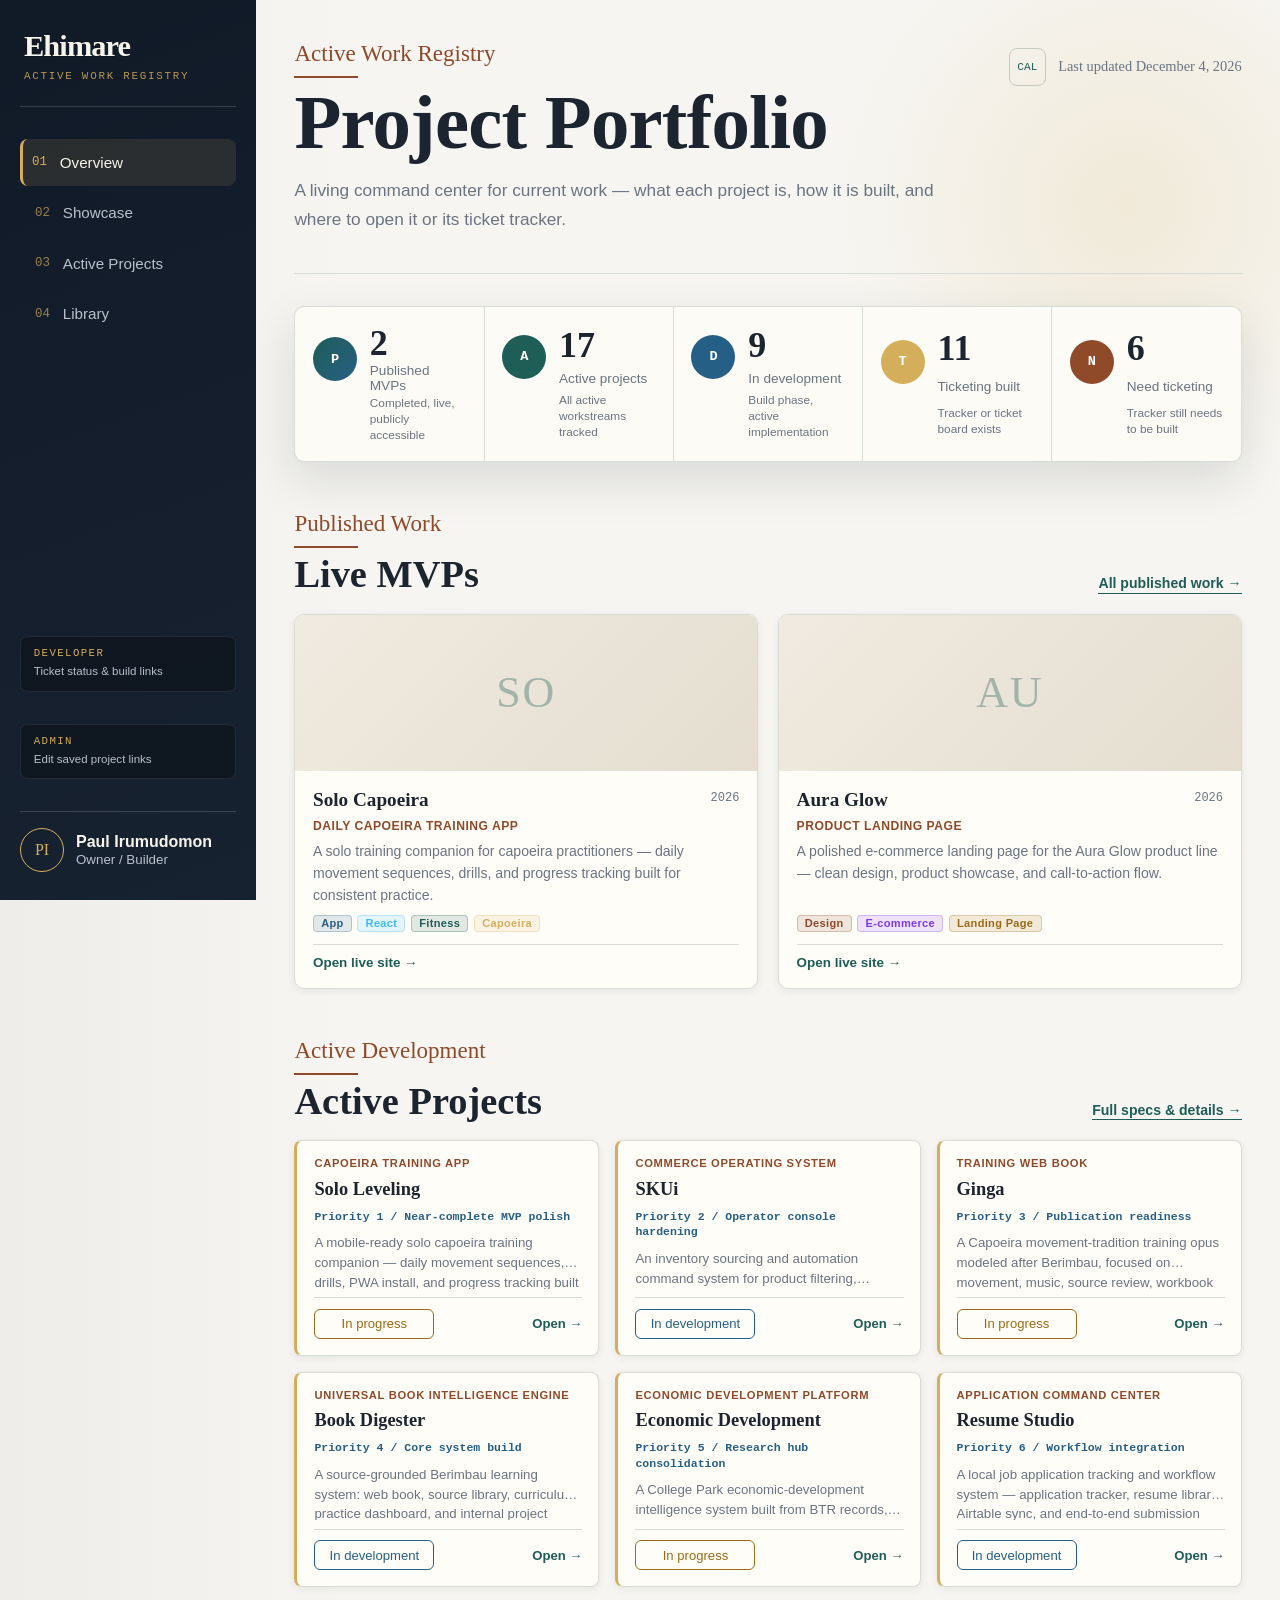
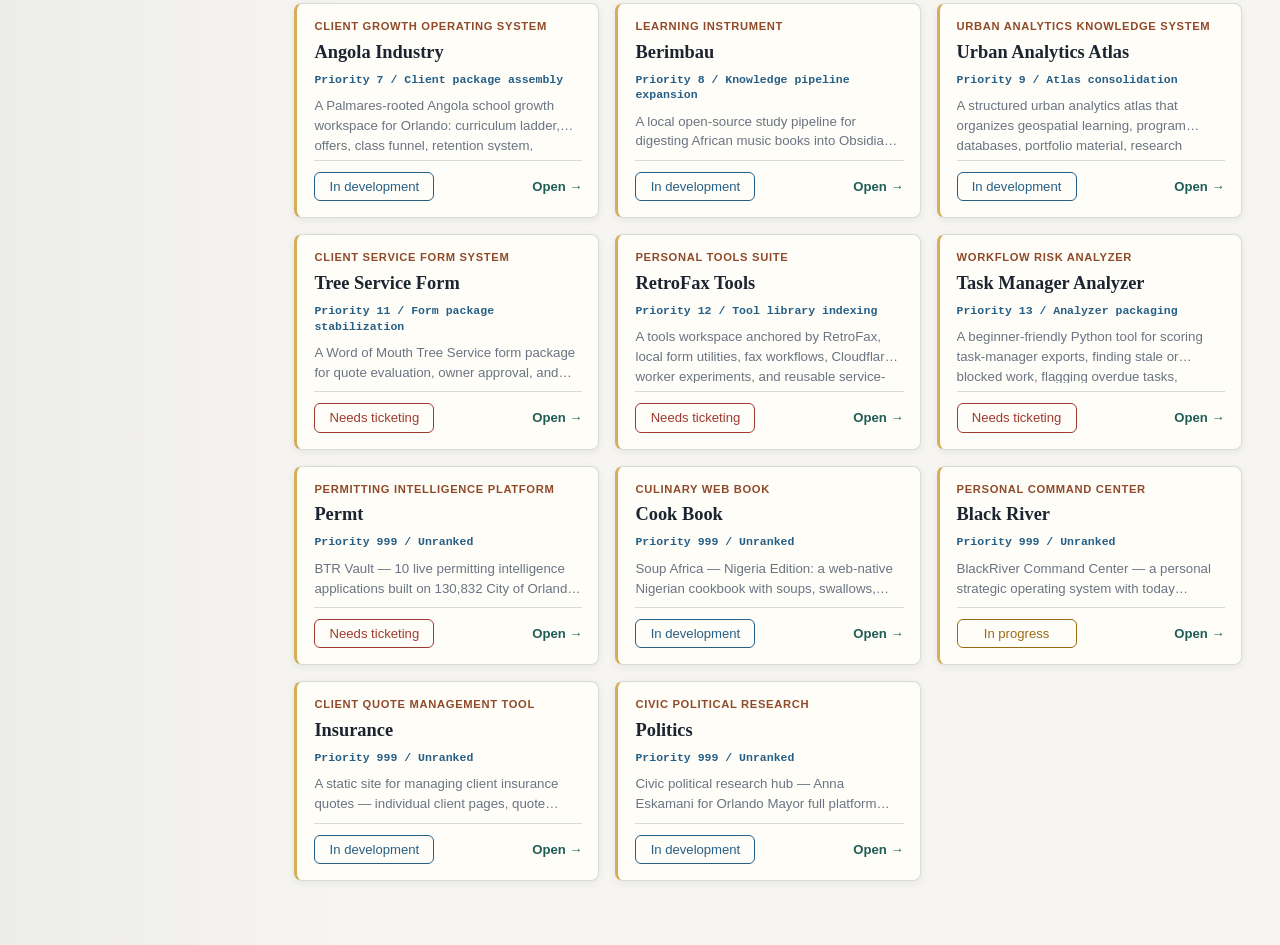
<file: index.html>
<!doctype html>
<html lang="en">
  <head>
    <meta charset="utf-8" />
    <meta name="viewport" content="width=device-width, initial-scale=1" />
    <title>Paul Irumudomon — Project Portfolio</title>
    <meta name="description" content="Paul Irumudomon's active project registry — published MVPs, active builds, and supporting workspaces." />
    <link rel="icon" href="data:image/svg+xml,<svg xmlns='http://www.w3.org/2000/svg' viewBox='0 0 32 32'><rect width='32' height='32' rx='5' fill='%23111a27'/><text x='50%25' y='56%25' dominant-baseline='middle' text-anchor='middle' font-family='serif' font-weight='700' font-size='13' fill='%23d5ae5b'>PI</text></svg>" />
    <link rel="stylesheet" href="./styles.css" />
  </head>
  <body data-page="overview">

    <aside class="sidebar" aria-label="Portfolio navigation">
      <a class="brand" href="index.html" aria-label="Paul Irumudomon Portfolio home">
        <span class="brand-name">Ehimare</span>
        <small class="brand-sub">Active Work Registry</small>
      </a>
      <nav>
        <a href="index.html" class="active">
          <span aria-hidden="true">01</span>Overview
        </a>
        <a href="showcase.html">
          <span aria-hidden="true">02</span>Showcase
        </a>
        <a href="projects.html">
          <span aria-hidden="true">03</span>Active Projects
        </a>
        <a href="library.html">
          <span aria-hidden="true">04</span>Library
        </a>
      </nav>
      <a class="dev-link" href="developer.html">
        <span class="dev-link-label">Developer</span>
        <span class="dev-link-desc">Ticket status &amp; build links</span>
      </a>
      <a class="dev-link" href="admin.html">
        <span class="dev-link-label">Admin</span>
        <span class="dev-link-desc">Edit saved project links</span>
      </a>
      <div class="owner">
        <span>PI</span>
        <div>
          <strong>Paul Irumudomon</strong>
          <small>Owner / Builder</small>
        </div>
      </div>
    </aside>

    <main id="top">

      <section class="hero" id="overview">
        <div>
          <p class="section-label">Active Work Registry</p>
          <h1>Project Portfolio</h1>
          <p class="lede">
            A living command center for current work — what each project is,
            how it is built, and where to open it or its ticket tracker.
          </p>
        </div>
        <div class="updated">
          <span aria-hidden="true">CAL</span>
          <time id="last-updated">—</time>
        </div>
      </section>

      <section class="stats" aria-label="Project summary">
        <article data-stage="published">
          <span class="stat-icon published">P</span>
          <strong id="published-count">0</strong>
          <p>Published MVPs</p>
          <small>Completed, live, publicly accessible</small>
        </article>
        <article data-stage="active">
          <span class="stat-icon teal">A</span>
          <strong id="active-count">0</strong>
          <p>Active projects</p>
          <small>All active workstreams tracked</small>
        </article>
        <article data-stage="development">
          <span class="stat-icon blue">D</span>
          <strong id="development-count">0</strong>
          <p>In development</p>
          <small>Build phase, active implementation</small>
        </article>
        <article data-stage="ticketing">
          <span class="stat-icon gold">T</span>
          <strong id="ticket-count">0</strong>
          <p>Ticketing built</p>
          <small>Tracker or ticket board exists</small>
        </article>
        <article data-stage="needsTicketing">
          <span class="stat-icon clay">N</span>
          <strong id="needs-ticket-count">0</strong>
          <p>Need ticketing</p>
          <small>Tracker still needs to be built</small>
        </article>
      </section>

      <!-- ── Published Work preview ─────────────────────────── -->
      <section class="overview-section" aria-label="Published work preview">
        <div class="overview-section-header">
          <div>
            <p class="section-label">Published Work</p>
            <h2>Live MVPs</h2>
          </div>
          <a href="showcase.html" class="section-link">All published work →</a>
        </div>
        <div class="showcase-grid" id="showcase-preview"></div>
      </section>

      <!-- ── Active Projects mini-cards ──────────────────────── -->
      <section class="overview-section" aria-label="Active development">
        <div class="overview-section-header">
          <div>
            <p class="section-label">Active Development</p>
            <h2>Active Projects</h2>
          </div>
          <a href="projects.html" class="section-link">Full specs & details →</a>
        </div>
        <div class="mini-grid" id="mini-projects"></div>
      </section>

    </main>

    <script src="./projects.js"></script>
    <script src="./app.js"></script>
  </body>
</html>
</file>
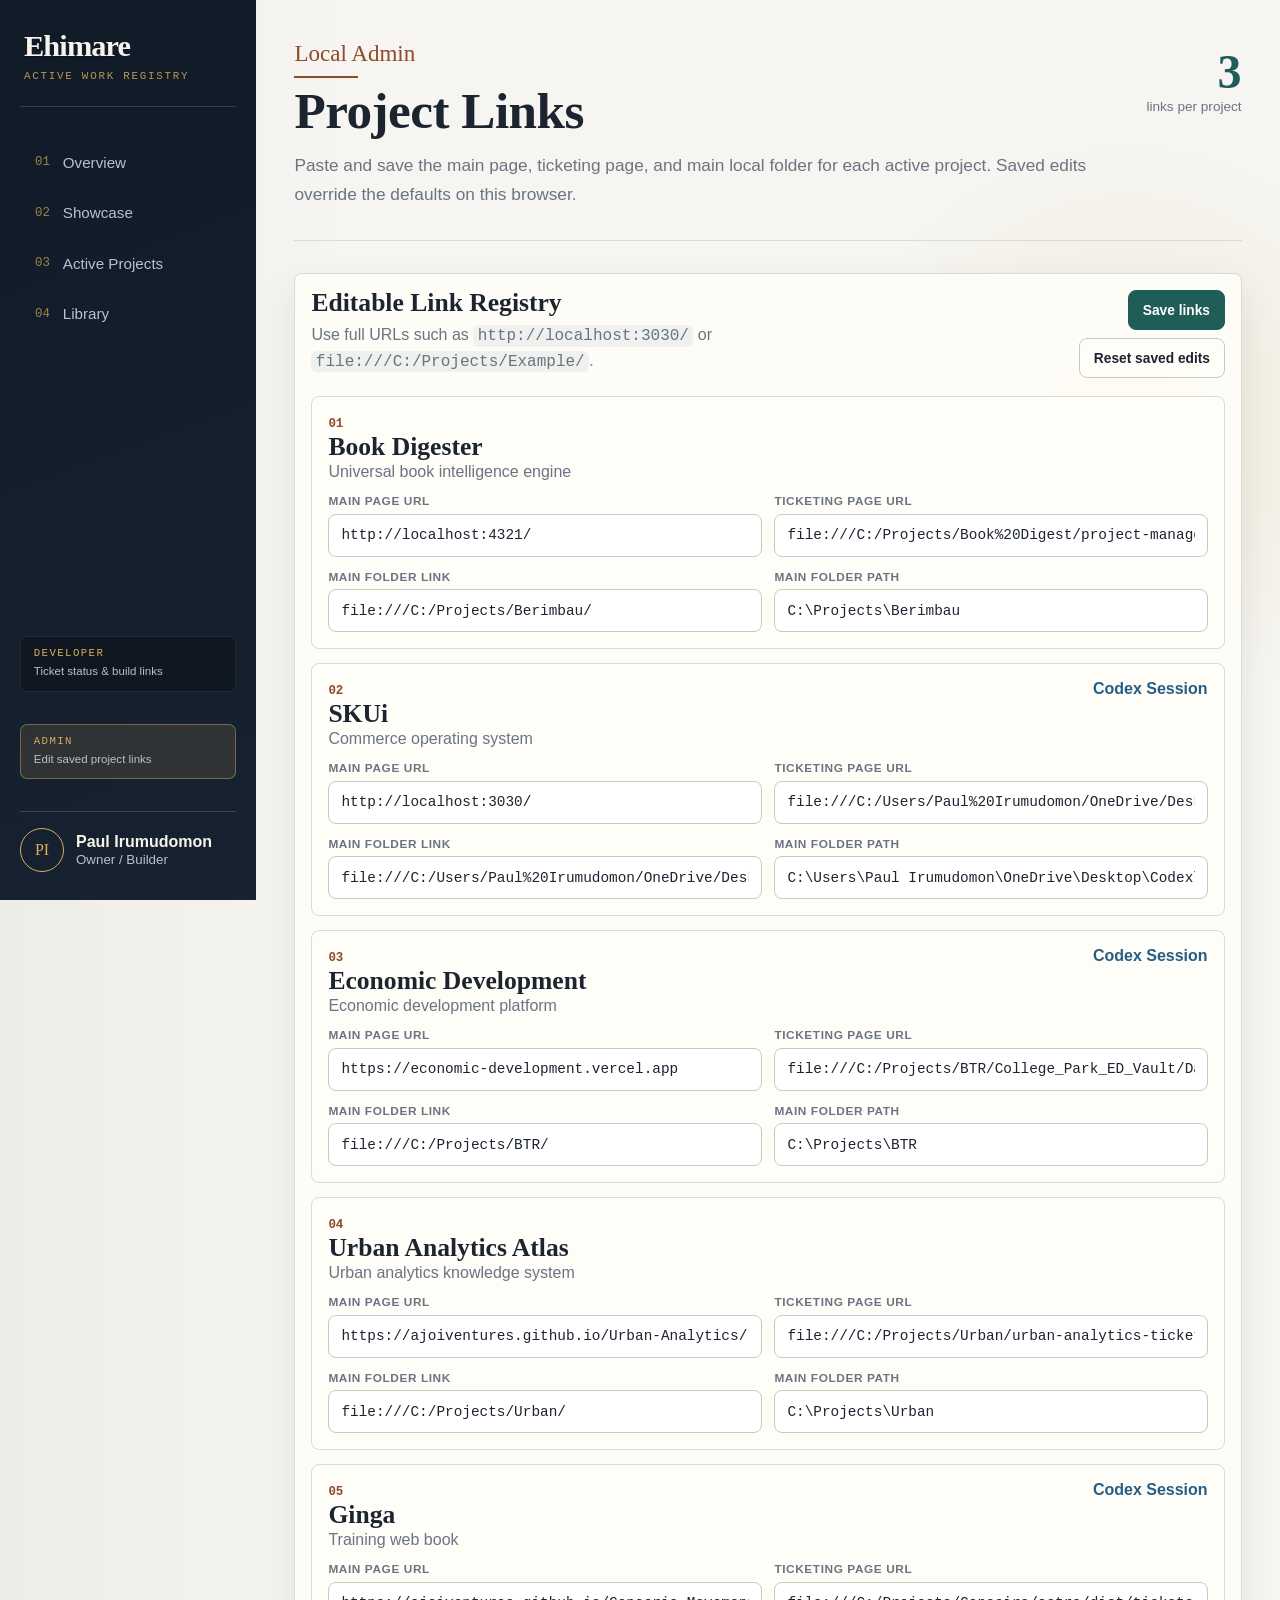
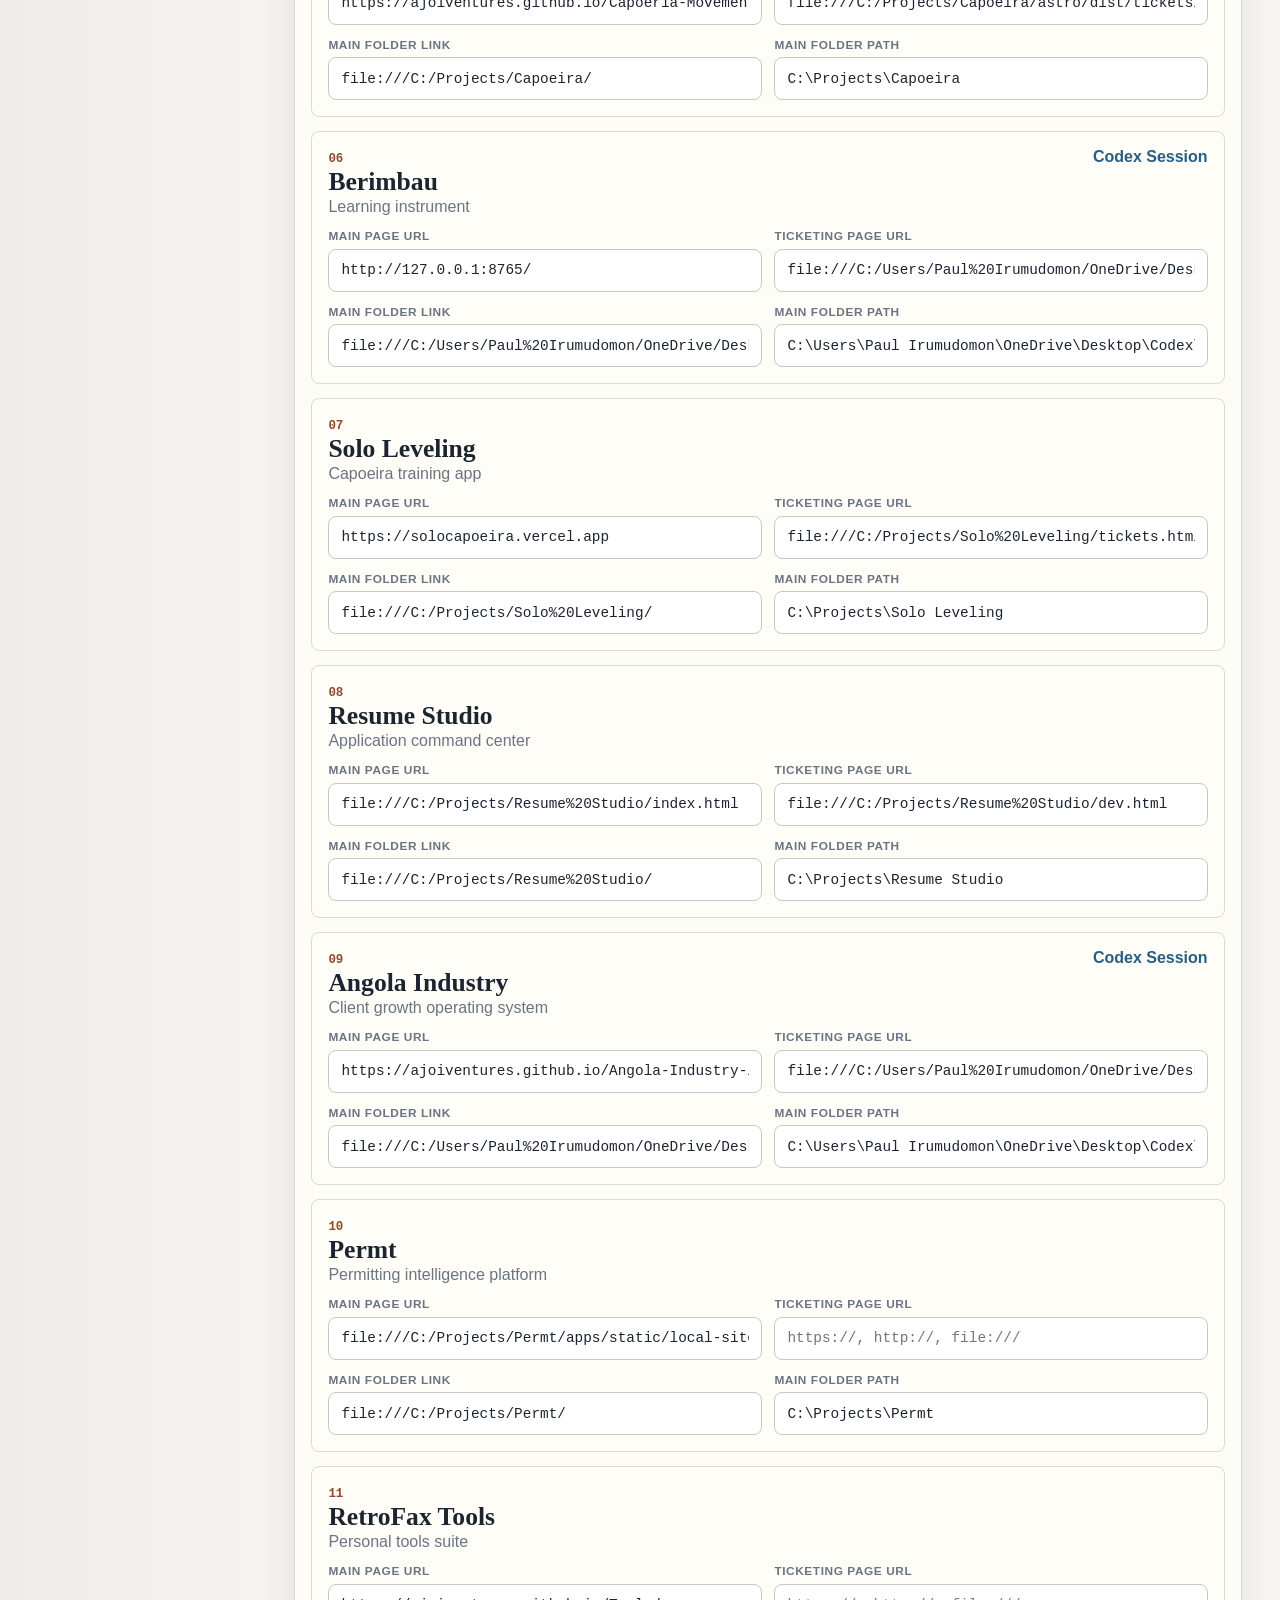
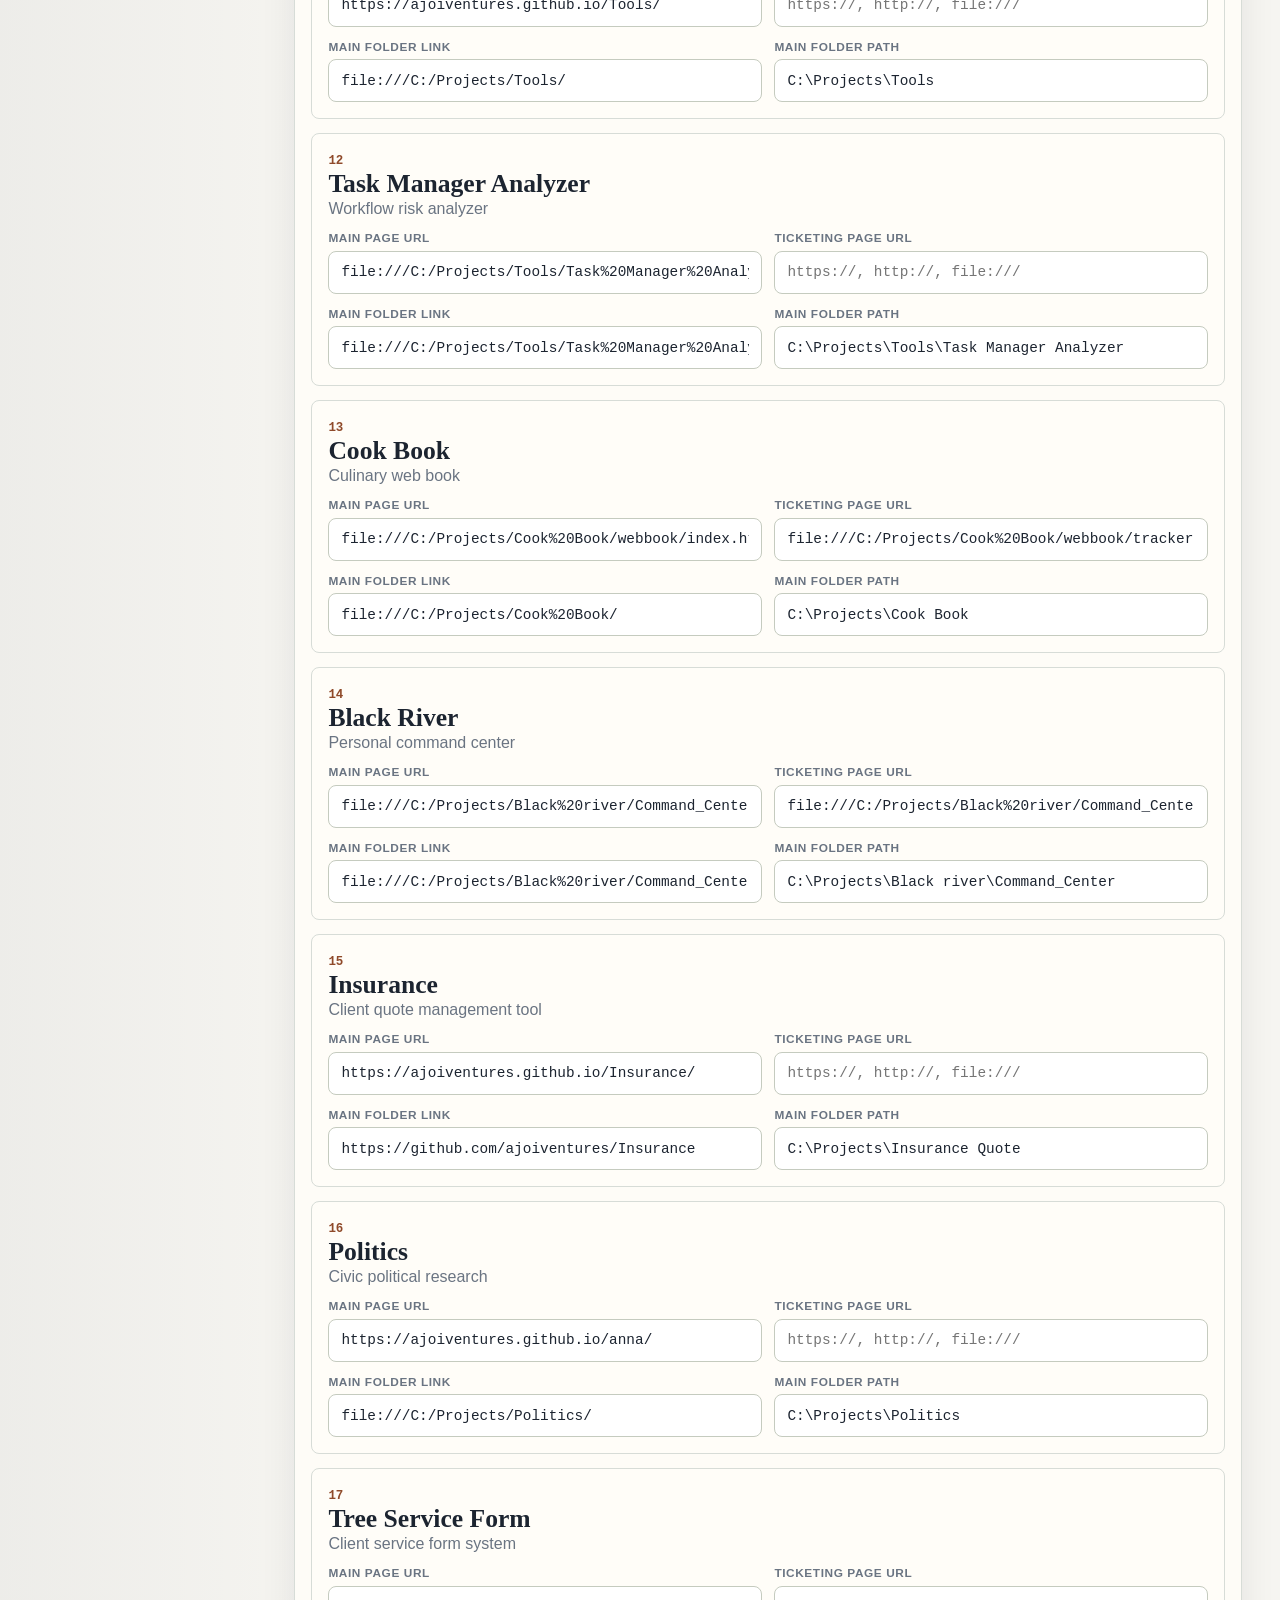
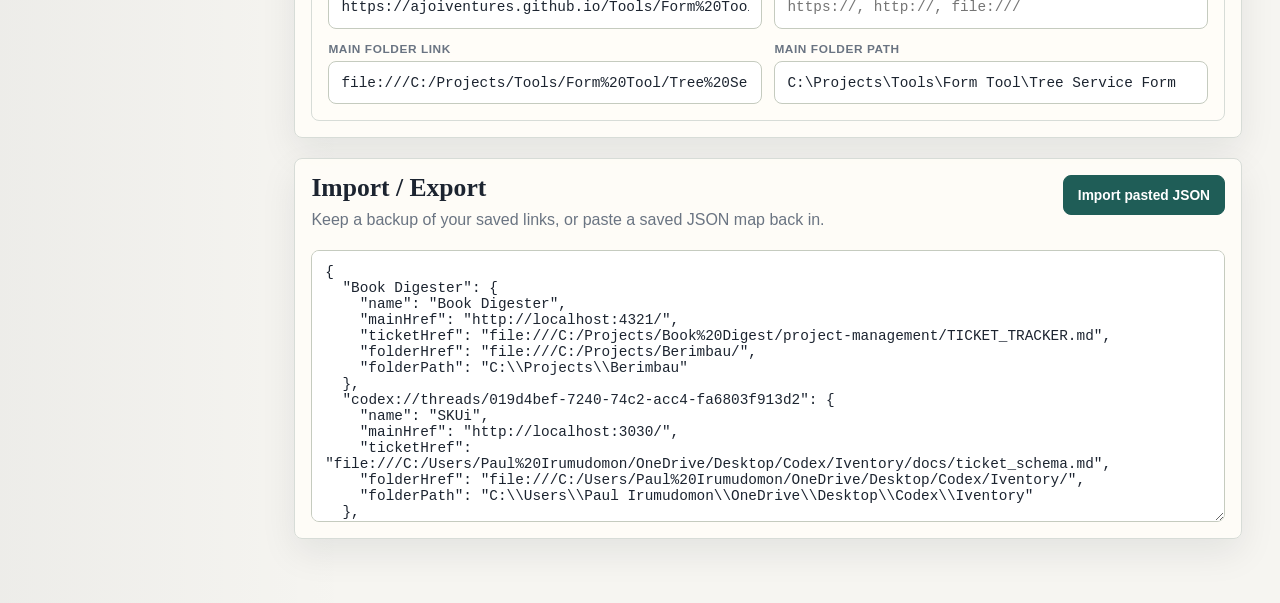
<file: admin.html>
<!doctype html>
<html lang="en">
  <head>
    <meta charset="utf-8" />
    <meta name="viewport" content="width=device-width, initial-scale=1" />
    <title>Admin - Paul Irumudomon</title>
    <meta name="description" content="Edit and save active project links for the local project portfolio." />
    <link rel="icon" href="data:image/svg+xml,<svg xmlns='http://www.w3.org/2000/svg' viewBox='0 0 32 32'><rect width='32' height='32' rx='5' fill='%23111a27'/><text x='50%25' y='56%25' dominant-baseline='middle' text-anchor='middle' font-family='serif' font-weight='700' font-size='13' fill='%23d5ae5b'>PI</text></svg>" />
    <link rel="stylesheet" href="./styles.css" />
  </head>
  <body data-page="admin">

    <aside class="sidebar" aria-label="Portfolio navigation">
      <a class="brand" href="index.html" aria-label="Paul Irumudomon Portfolio home">
        <span class="brand-name">Ehimare</span>
        <small class="brand-sub">Active Work Registry</small>
      </a>
      <nav>
        <a href="index.html"><span aria-hidden="true">01</span>Overview</a>
        <a href="showcase.html"><span aria-hidden="true">02</span>Showcase</a>
        <a href="projects.html"><span aria-hidden="true">03</span>Active Projects</a>
        <a href="library.html"><span aria-hidden="true">04</span>Library</a>
      </nav>
      <a class="dev-link" href="developer.html">
        <span class="dev-link-label">Developer</span>
        <span class="dev-link-desc">Ticket status &amp; build links</span>
      </a>
      <a class="dev-link active" href="admin.html">
        <span class="dev-link-label">Admin</span>
        <span class="dev-link-desc">Edit saved project links</span>
      </a>
      <div class="owner">
        <span>PI</span>
        <div>
          <strong>Paul Irumudomon</strong>
          <small>Owner / Builder</small>
        </div>
      </div>
    </aside>

    <main>

      <div class="page-hero">
        <div class="page-hero-text">
          <p class="section-label">Local Admin</p>
          <h1>Project Links</h1>
          <p class="lede">
            Paste and save the main page, ticketing page, and main local folder
            for each active project. Saved edits override the defaults on this browser.
          </p>
        </div>
        <div class="page-hero-stat">
          <strong>3</strong>
          <span>links per project</span>
        </div>
      </div>

      <form class="admin-panel" id="admin-link-form">
        <div class="admin-toolbar">
          <div>
            <h2>Editable Link Registry</h2>
            <p>Use full URLs such as <code>http://localhost:3030/</code> or <code>file:///C:/Projects/Example/</code>.</p>
          </div>
          <div class="admin-actions">
            <button type="submit">Save links</button>
            <button type="button" id="admin-reset" class="button-secondary">Reset saved edits</button>
          </div>
        </div>
        <p class="admin-status" id="admin-save-status" hidden></p>
        <div class="admin-link-grid" id="admin-link-grid"></div>
      </form>

      <section class="admin-panel" aria-label="JSON import and export">
        <div class="admin-toolbar">
          <div>
            <h2>Import / Export</h2>
            <p>Keep a backup of your saved links, or paste a saved JSON map back in.</p>
          </div>
          <button type="button" id="admin-import">Import pasted JSON</button>
        </div>
        <textarea id="admin-json" class="admin-json" spellcheck="false"></textarea>
      </section>

    </main>

    <script src="./projects.js"></script>
    <script src="./app.js"></script>
  </body>
</html>
</file>
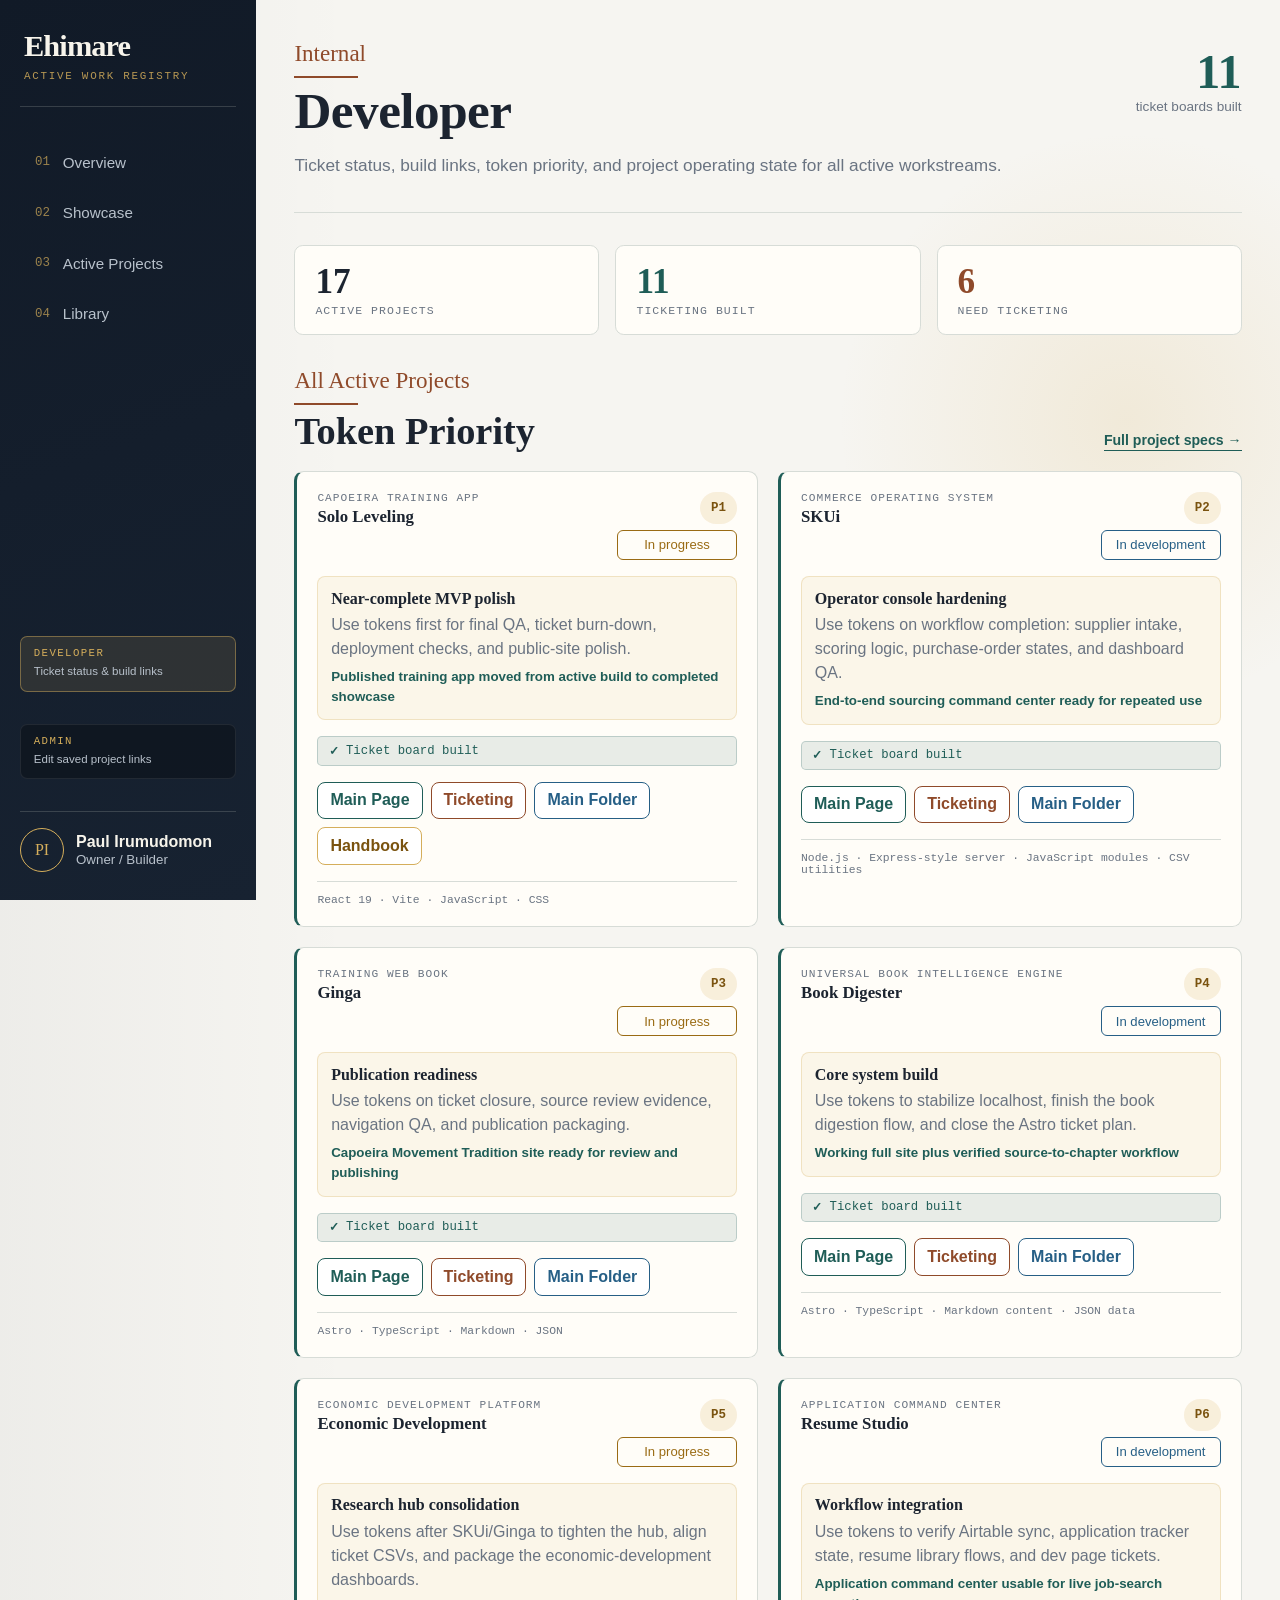
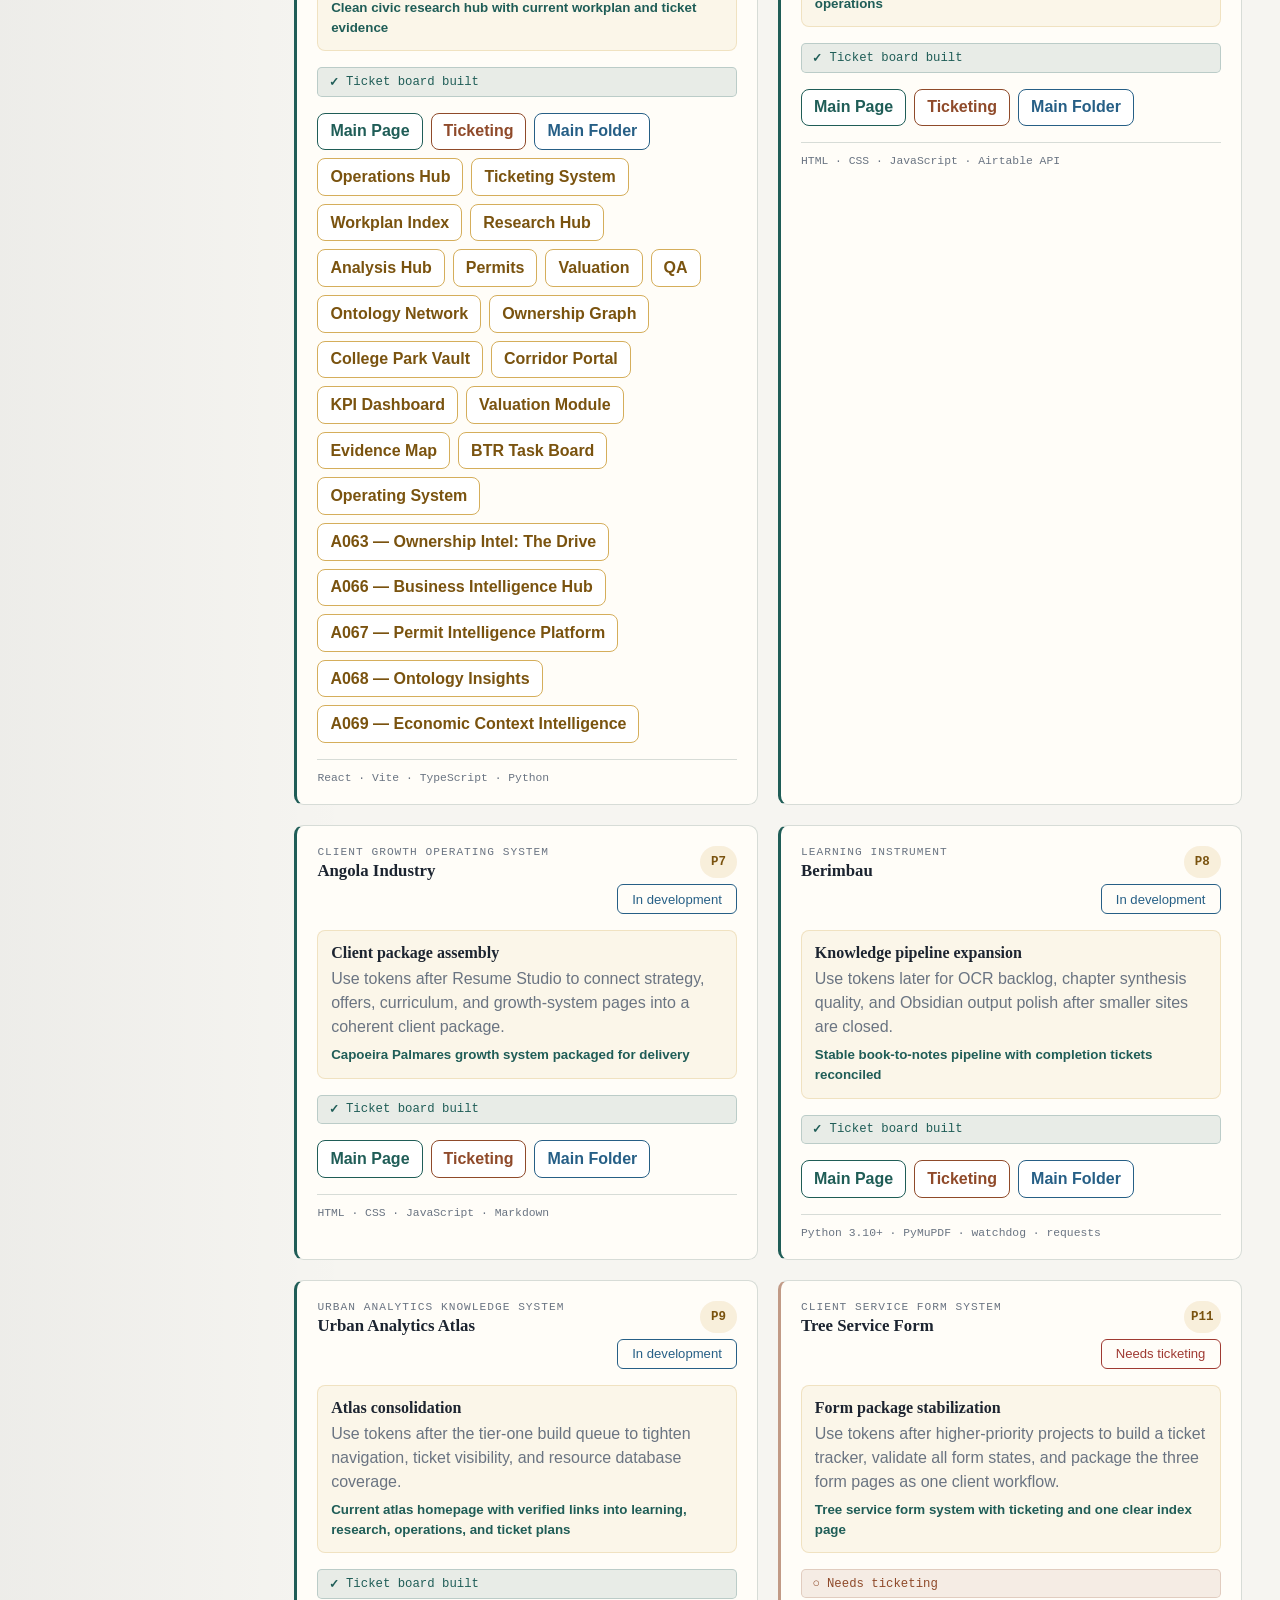
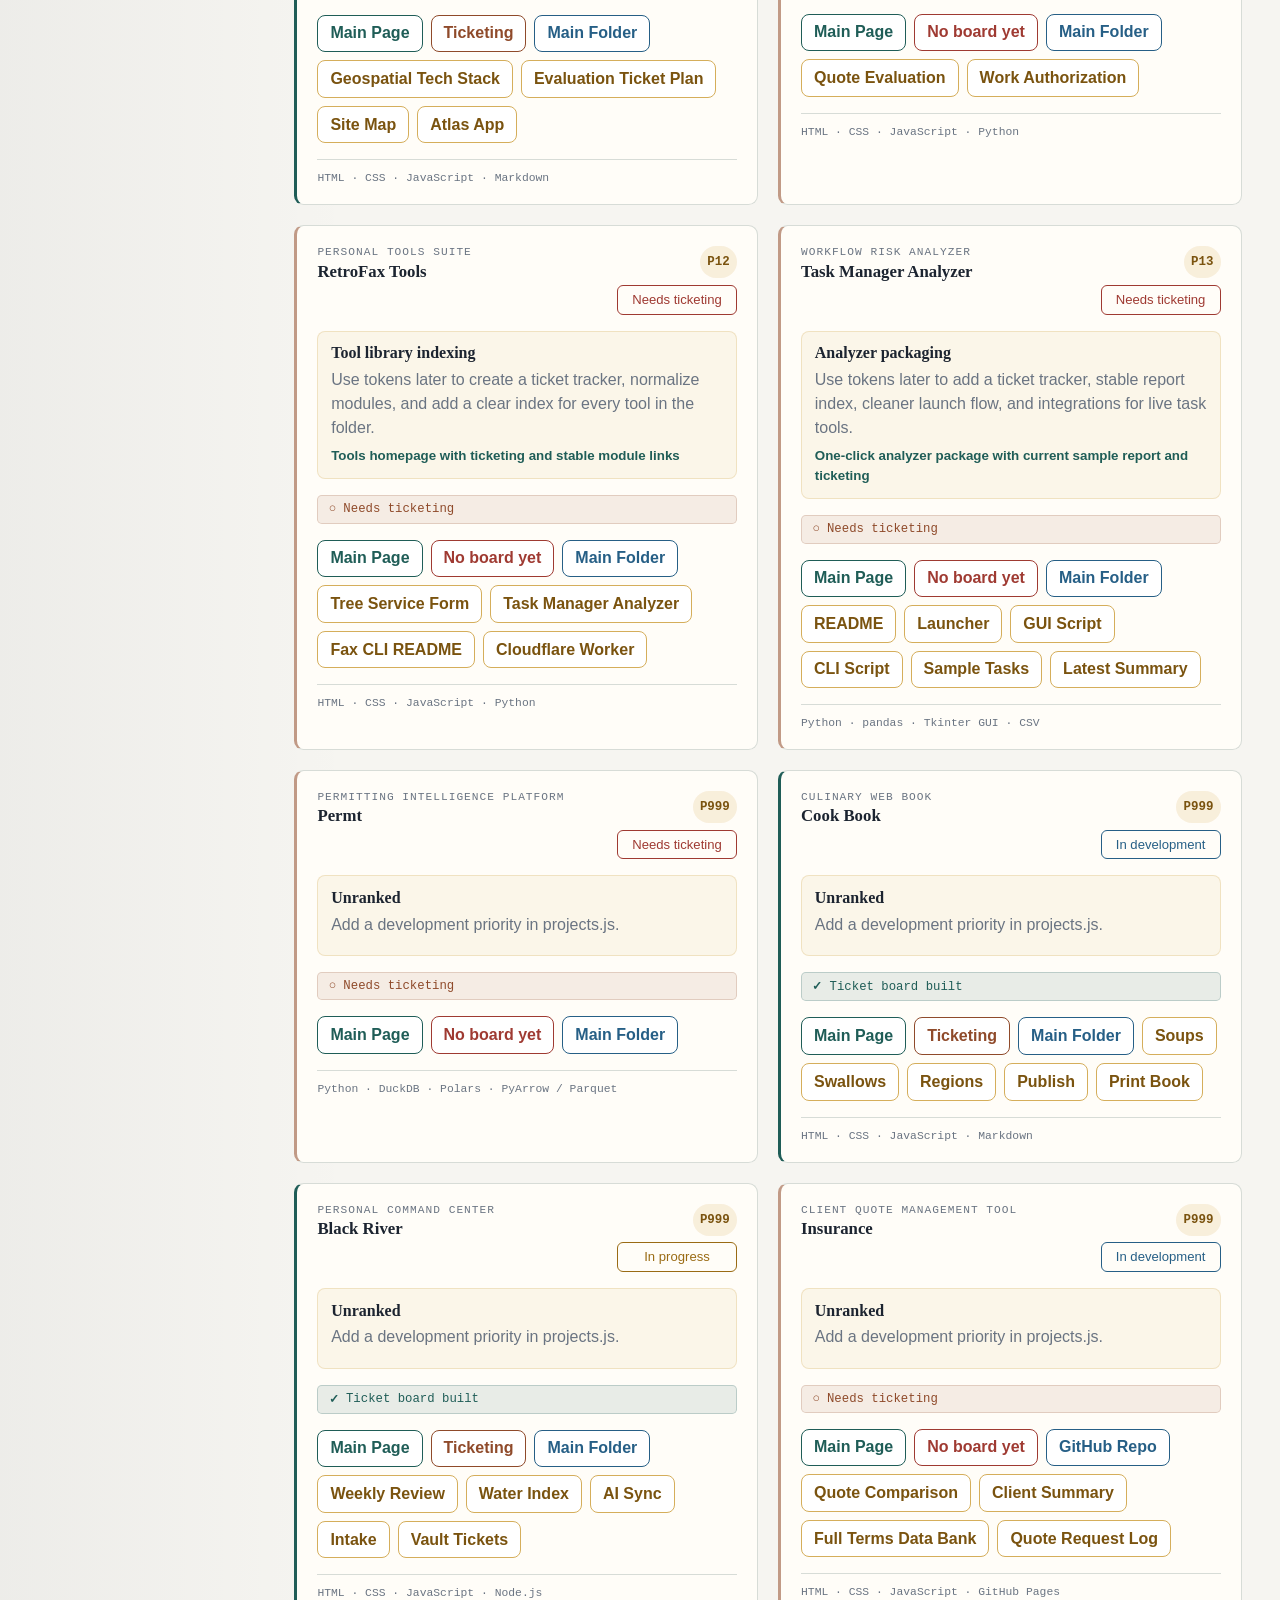
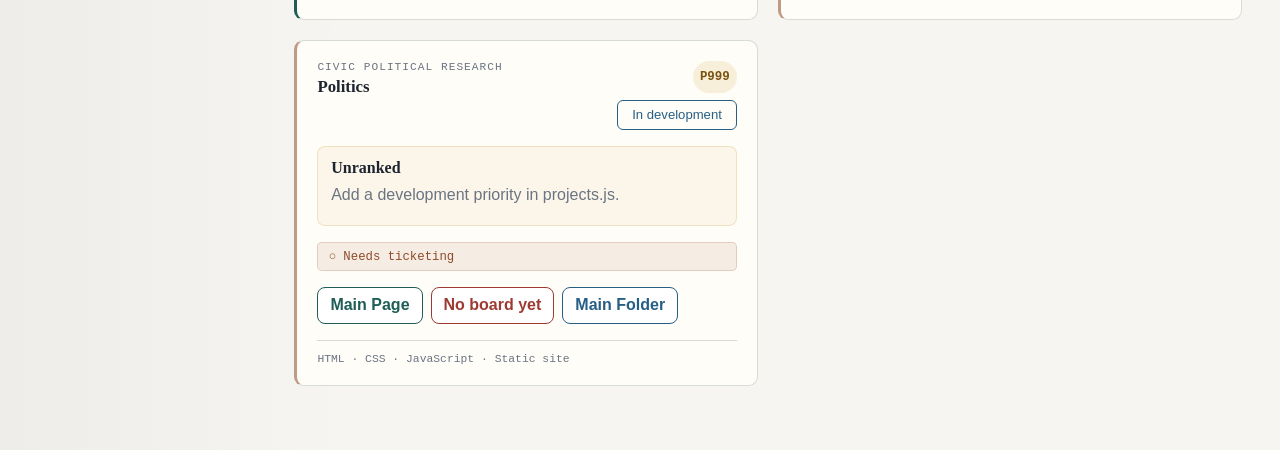
<file: developer.html>
<!doctype html>
<html lang="en">
  <head>
    <meta charset="utf-8" />
    <meta name="viewport" content="width=device-width, initial-scale=1" />
    <title>Developer — Paul Irumudomon</title>
    <meta name="description" content="Ticket status, build links, and project operating state for all active workstreams." />
    <link rel="icon" href="data:image/svg+xml,<svg xmlns='http://www.w3.org/2000/svg' viewBox='0 0 32 32'><rect width='32' height='32' rx='5' fill='%23111a27'/><text x='50%25' y='56%25' dominant-baseline='middle' text-anchor='middle' font-family='serif' font-weight='700' font-size='13' fill='%23d5ae5b'>PI</text></svg>" />
    <link rel="stylesheet" href="./styles.css" />
  </head>
  <body data-page="developer">

    <aside class="sidebar" aria-label="Portfolio navigation">
      <a class="brand" href="index.html" aria-label="Paul Irumudomon Portfolio home">
        <span class="brand-name">Ehimare</span>
        <small class="brand-sub">Active Work Registry</small>
      </a>
      <nav>
        <a href="index.html"><span aria-hidden="true">01</span>Overview</a>
        <a href="showcase.html"><span aria-hidden="true">02</span>Showcase</a>
        <a href="projects.html"><span aria-hidden="true">03</span>Active Projects</a>
        <a href="library.html"><span aria-hidden="true">04</span>Library</a>
      </nav>
      <a class="dev-link active" href="developer.html">
        <span class="dev-link-label">Developer</span>
        <span class="dev-link-desc">Ticket status &amp; build links</span>
      </a>
      <a class="dev-link" href="admin.html">
        <span class="dev-link-label">Admin</span>
        <span class="dev-link-desc">Edit saved project links</span>
      </a>
      <div class="owner">
        <span>PI</span>
        <div>
          <strong>Paul Irumudomon</strong>
          <small>Owner / Builder</small>
        </div>
      </div>
    </aside>

    <main>

      <div class="page-hero">
        <div class="page-hero-text">
          <p class="section-label">Internal</p>
          <h1>Developer</h1>
          <p class="lede">
            Ticket status, build links, token priority, and project operating
            state for all active workstreams.
          </p>
        </div>
        <div class="page-hero-stat">
          <strong id="ticket-built-count">0</strong>
          <span>ticket boards built</span>
        </div>
      </div>

      <div class="dev-stats" id="dev-stats"></div>

      <section aria-label="Project ticket status">
        <div class="overview-section-header" style="margin-bottom:1.25rem">
          <div>
            <p class="section-label">All Active Projects</p>
            <h2>Token Priority</h2>
          </div>
          <a href="projects.html" class="section-link">Full project specs →</a>
        </div>
        <div class="dev-grid" id="dev-grid"></div>
      </section>

    </main>

    <script src="./projects.js"></script>
    <script src="./app.js"></script>
  </body>
</html>
</file>
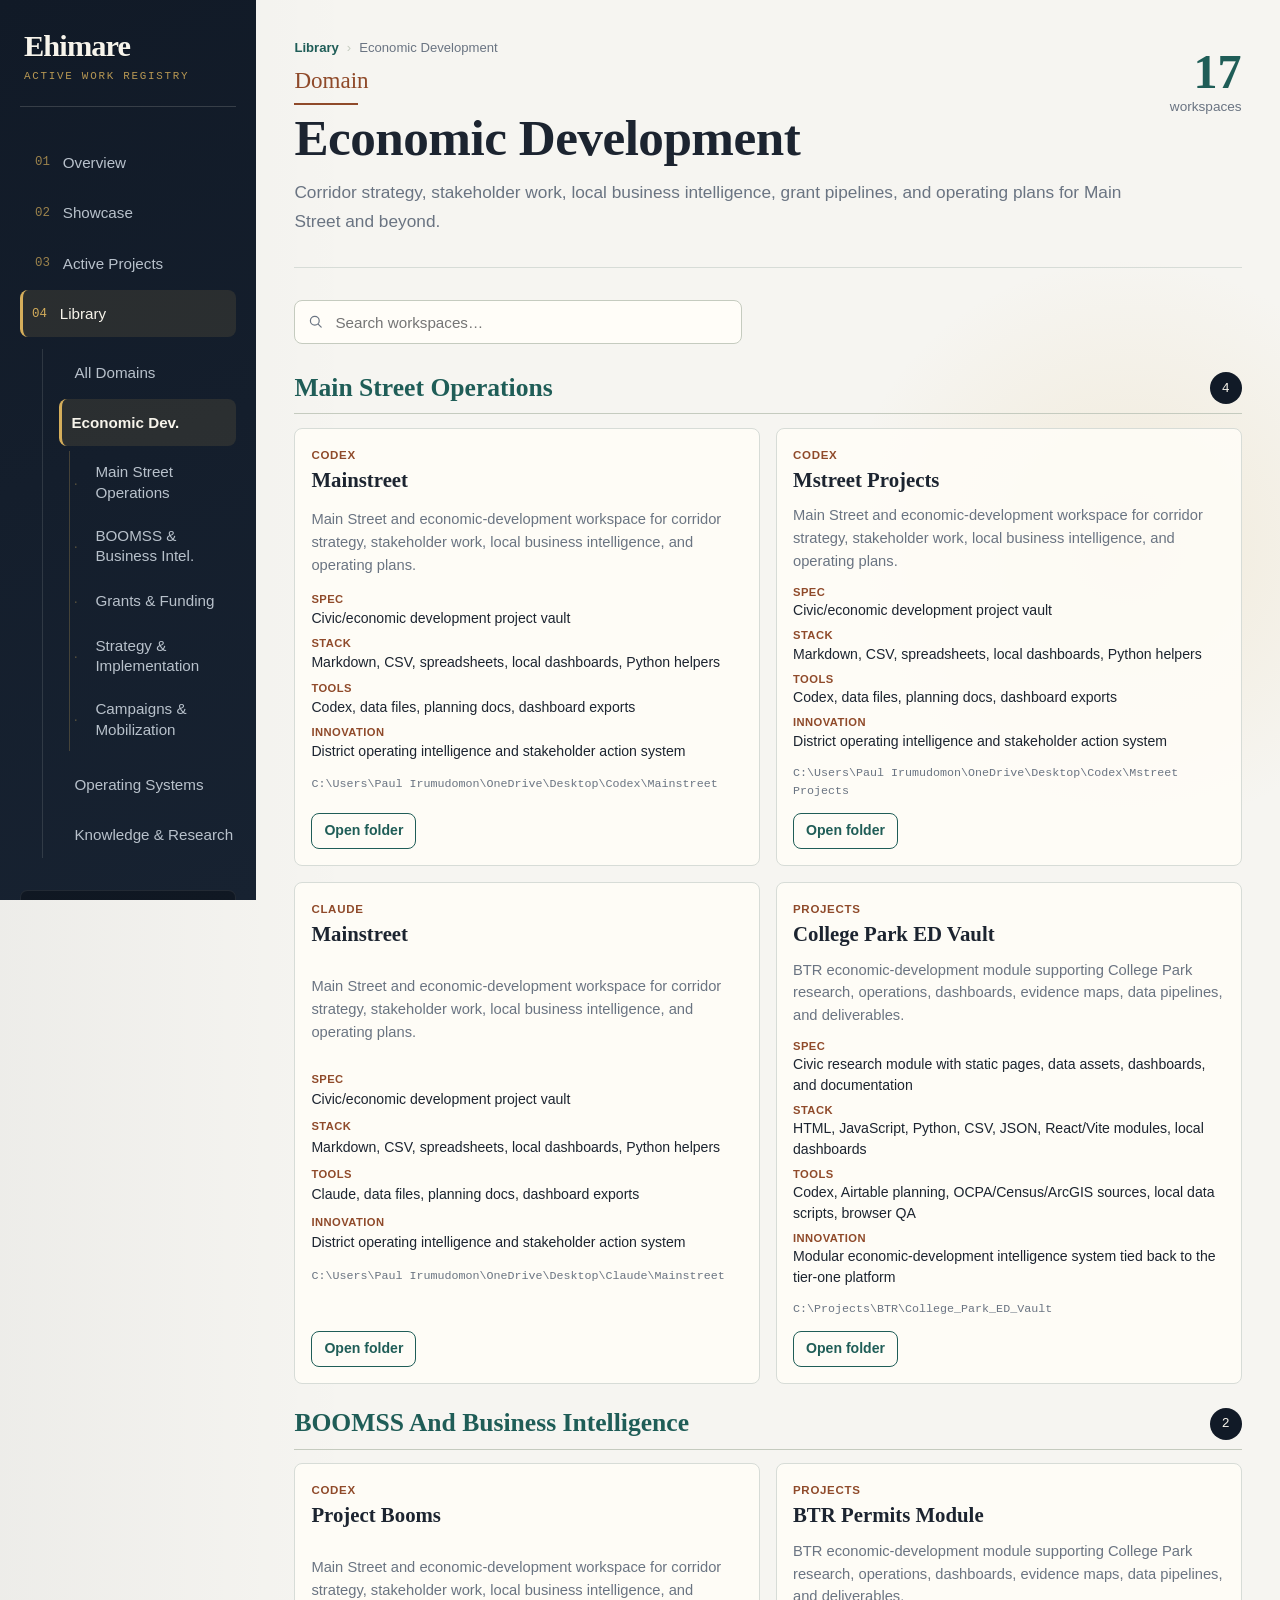
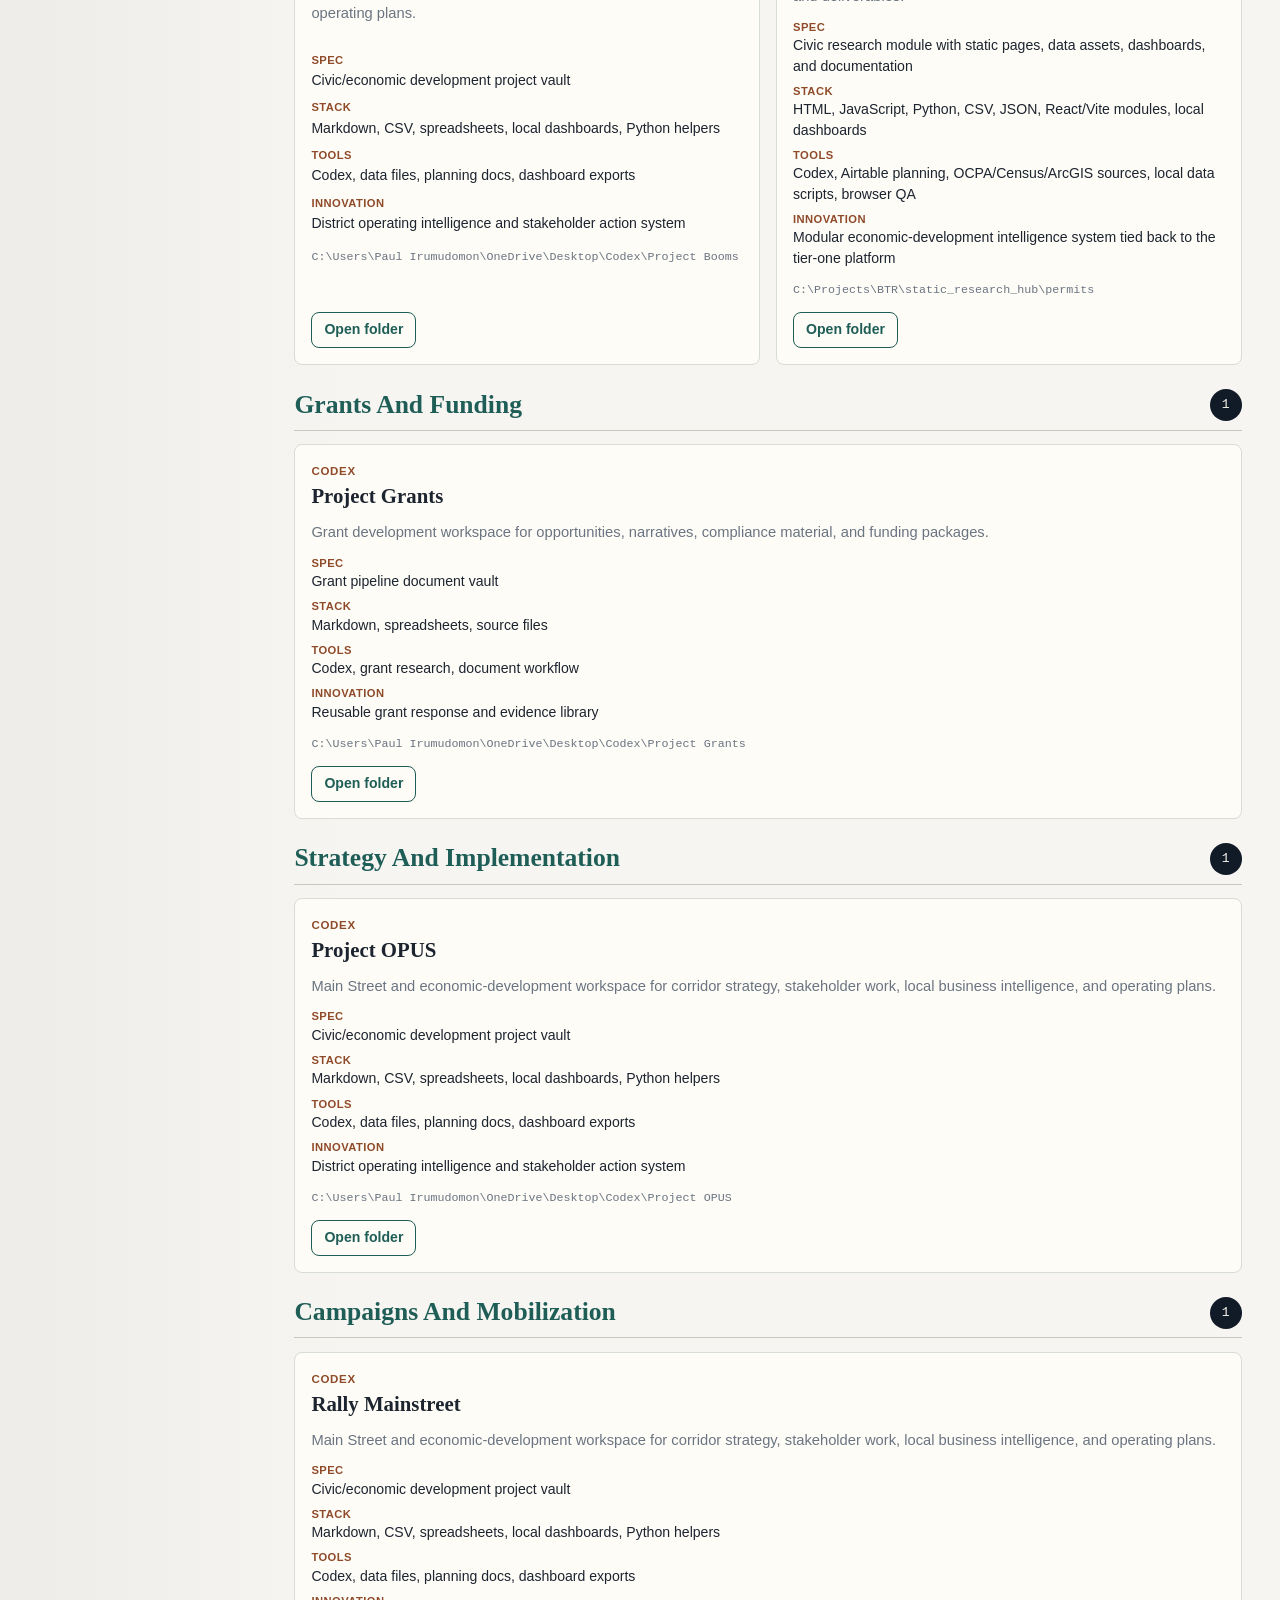
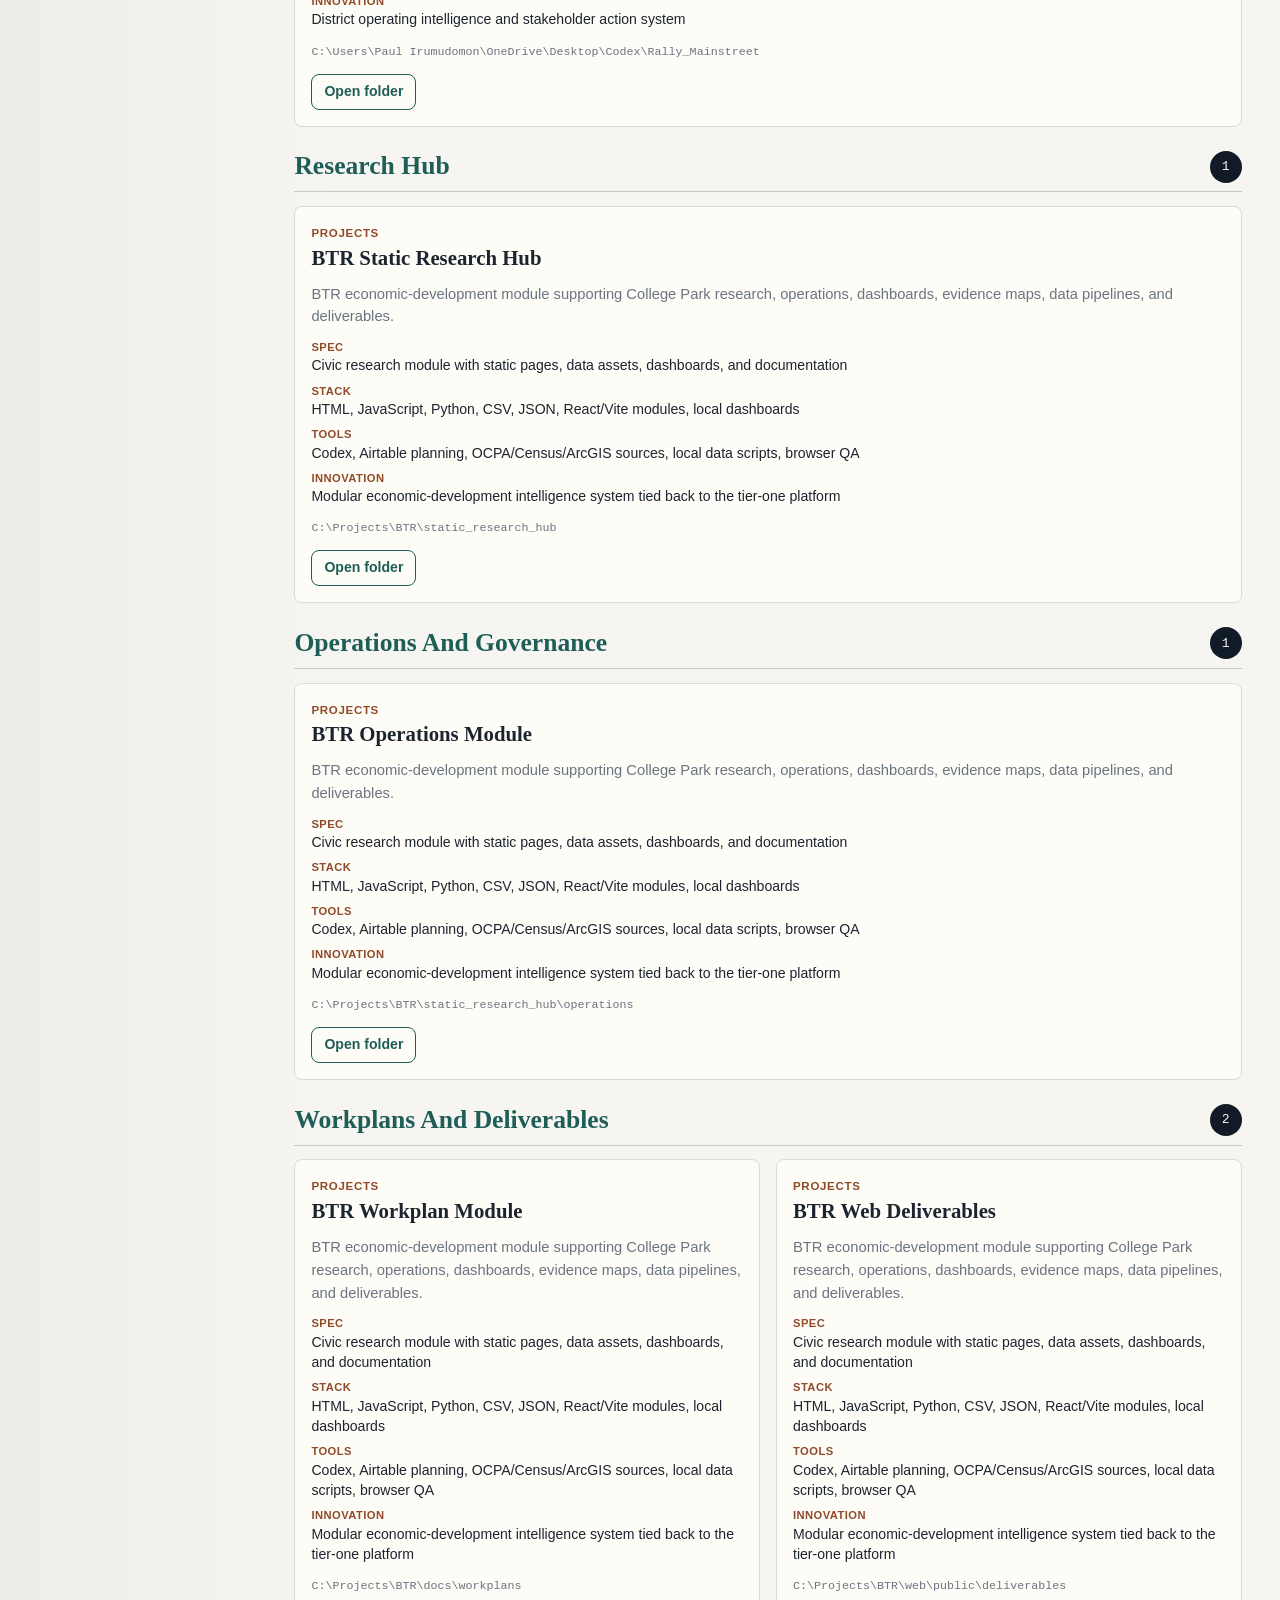
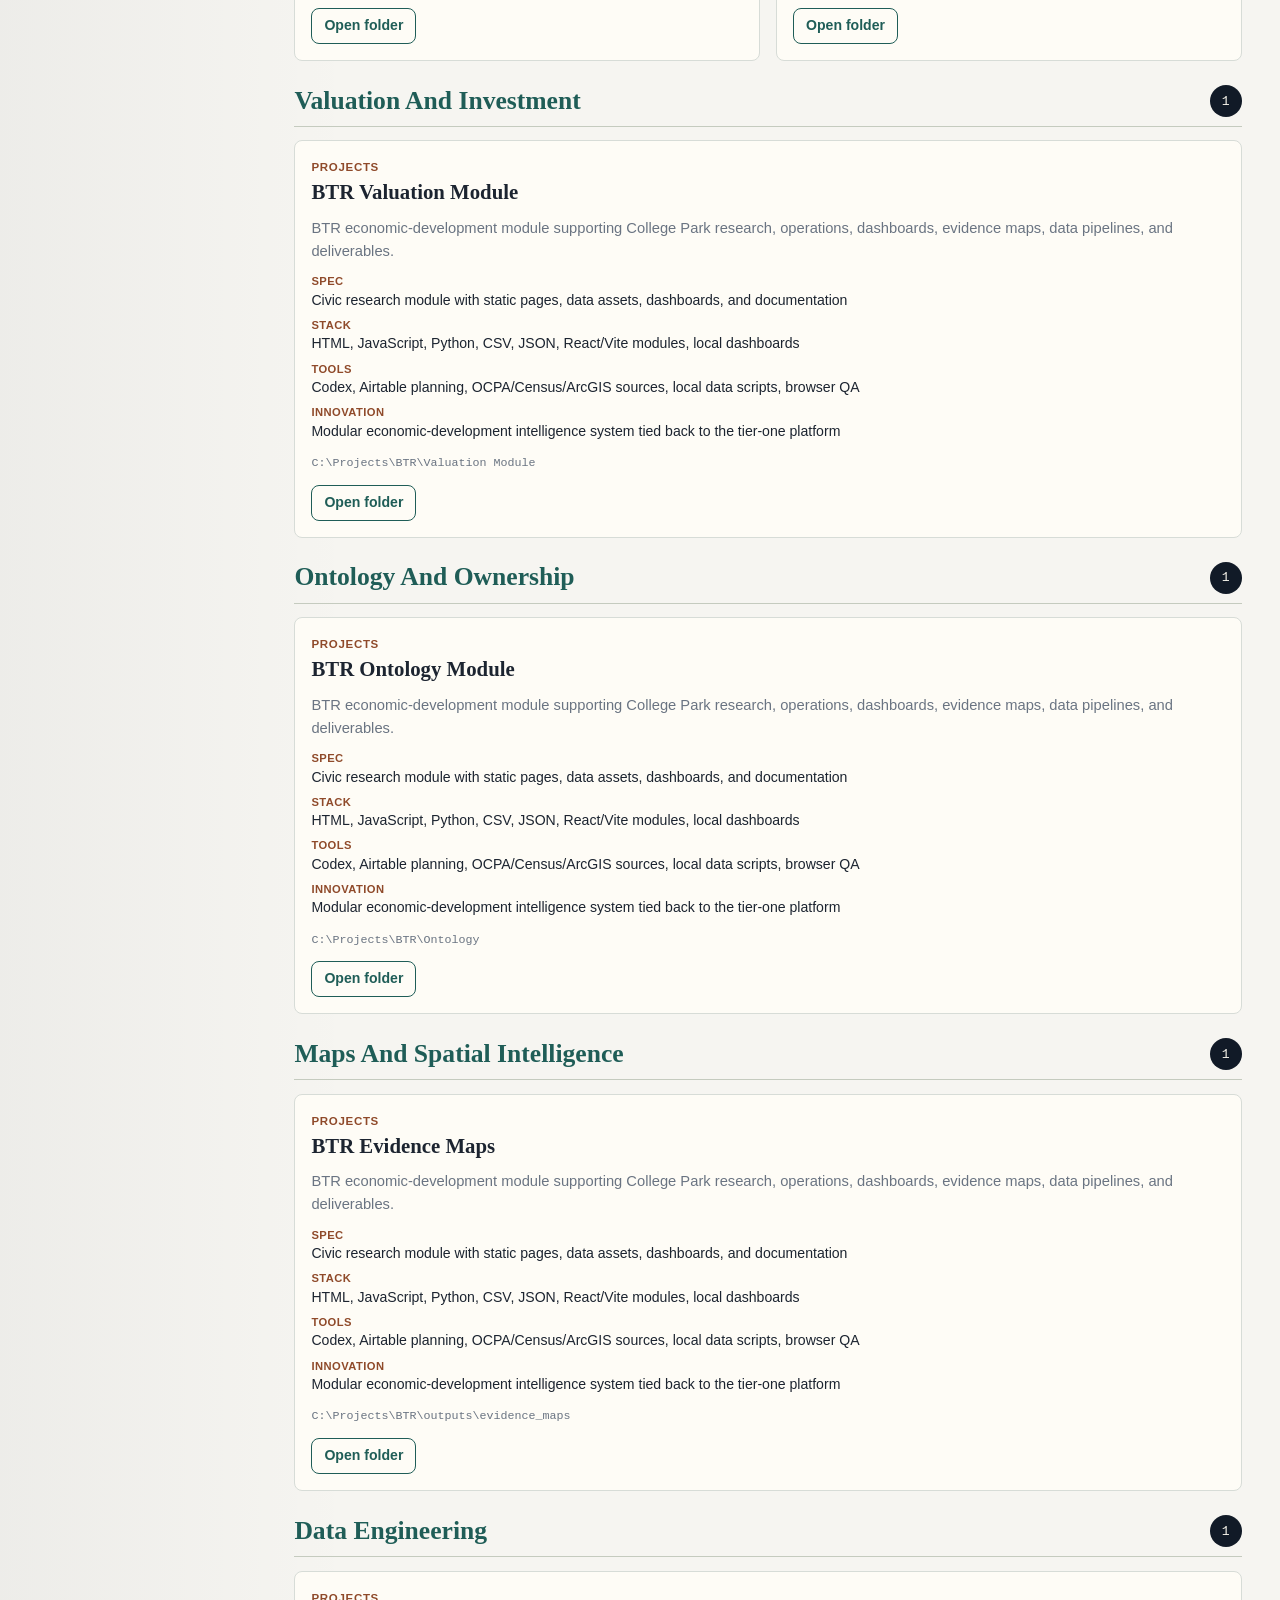
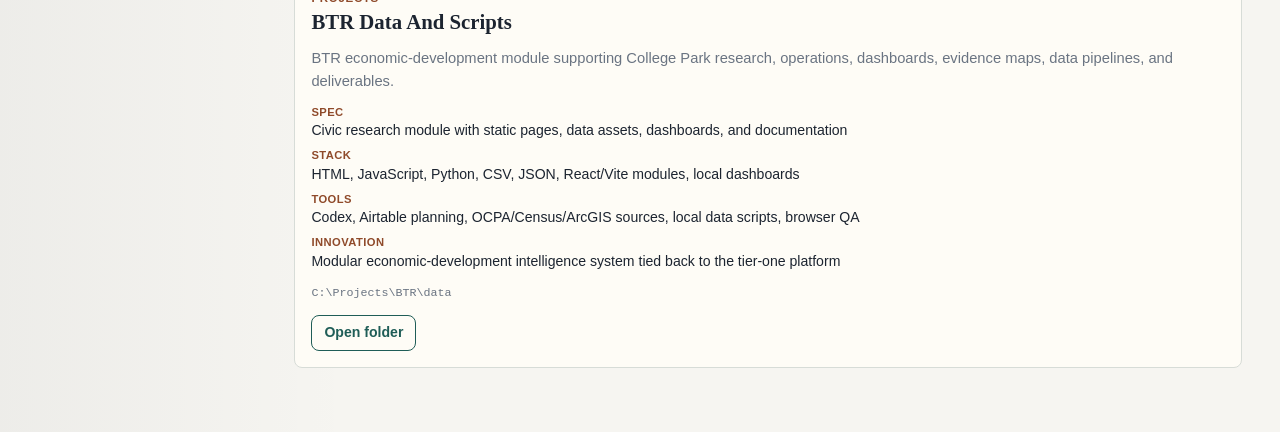
<file: library-economic.html>
<!doctype html>
<html lang="en">
  <head>
    <meta charset="utf-8" />
    <meta name="viewport" content="width=device-width, initial-scale=1" />
    <title>Economic Development — Library — Paul Irumudomon</title>
    <meta name="description" content="Economic development workspace library — Main Street, BOOMSS, grants, strategy, and campaigns." />
    <link rel="icon" href="data:image/svg+xml,<svg xmlns='http://www.w3.org/2000/svg' viewBox='0 0 32 32'><rect width='32' height='32' rx='5' fill='%23111a27'/><text x='50%25' y='56%25' dominant-baseline='middle' text-anchor='middle' font-family='serif' font-weight='700' font-size='13' fill='%23d5ae5b'>PI</text></svg>" />
    <link rel="stylesheet" href="./styles.css" />
  </head>
  <body data-page="library-economic">

    <aside class="sidebar" aria-label="Portfolio navigation">
      <a class="brand" href="index.html" aria-label="Paul Irumudomon Portfolio home">
        <span class="brand-name">Ehimare</span>
        <small class="brand-sub">Active Work Registry</small>
      </a>
      <nav>
        <a href="index.html"><span aria-hidden="true">01</span>Overview</a>
        <a href="showcase.html"><span aria-hidden="true">02</span>Showcase</a>
        <a href="projects.html"><span aria-hidden="true">03</span>Active Projects</a>
        <a href="library.html" class="active"><span aria-hidden="true">04</span>Library</a>
      </nav>
      <nav class="sub-nav" aria-label="Library domains">
        <a href="library.html" class="sub-nav-item">All Domains</a>
        <a href="library-economic.html" class="sub-nav-item active">Economic Dev.</a>
        <div class="sub-nav-subcats">
          <a href="#main-street-operations"          class="sub-nav-subcat">Main Street Operations</a>
          <a href="#boomss-and-business-intelligence" class="sub-nav-subcat">BOOMSS &amp; Business Intel.</a>
          <a href="#grants-and-funding"              class="sub-nav-subcat">Grants &amp; Funding</a>
          <a href="#strategy-and-implementation"     class="sub-nav-subcat">Strategy &amp; Implementation</a>
          <a href="#campaigns-and-mobilization"      class="sub-nav-subcat">Campaigns &amp; Mobilization</a>
        </div>
        <a href="library-operating.html" class="sub-nav-item">Operating Systems</a>
        <a href="library-knowledge.html" class="sub-nav-item">Knowledge &amp; Research</a>
      </nav>
      <a class="dev-link" href="developer.html">
        <span class="dev-link-label">Developer</span>
        <span class="dev-link-desc">Ticket status &amp; build links</span>
      </a>
      <a class="dev-link" href="admin.html">
        <span class="dev-link-label">Admin</span>
        <span class="dev-link-desc">Edit saved project links</span>
      </a>
      <div class="owner">
        <span>PI</span>
        <div>
          <strong>Paul Irumudomon</strong>
          <small>Owner / Builder</small>
        </div>
      </div>
    </aside>

    <main>

      <div class="page-hero">
        <div class="page-hero-text">
          <nav class="breadcrumb" aria-label="Breadcrumb">
            <a href="library.html">Library</a>
            <span aria-hidden="true">›</span>
            <span>Economic Development</span>
          </nav>
          <p class="section-label">Domain</p>
          <h1>Economic Development</h1>
          <p class="lede">
            Corridor strategy, stakeholder work, local business intelligence,
            grant pipelines, and operating plans for Main Street and beyond.
          </p>
        </div>
        <div class="page-hero-stat">
          <strong id="domain-count">0</strong>
          <span>workspaces</span>
        </div>
      </div>

      <div class="library-search-wrap">
        <svg class="search-icon" viewBox="0 0 20 20" fill="none" aria-hidden="true">
          <circle cx="8.5" cy="8.5" r="5.5" stroke="currentColor" stroke-width="1.5"/>
          <path d="M13 13l3.5 3.5" stroke="currentColor" stroke-width="1.5" stroke-linecap="round"/>
        </svg>
        <input id="library-search" type="search" placeholder="Search workspaces…" aria-label="Search library" />
      </div>

      <div class="library-grid" id="library-grid"></div>

    </main>

    <script src="./projects.js"></script>
    <script src="./app.js"></script>
  </body>
</html>
</file>
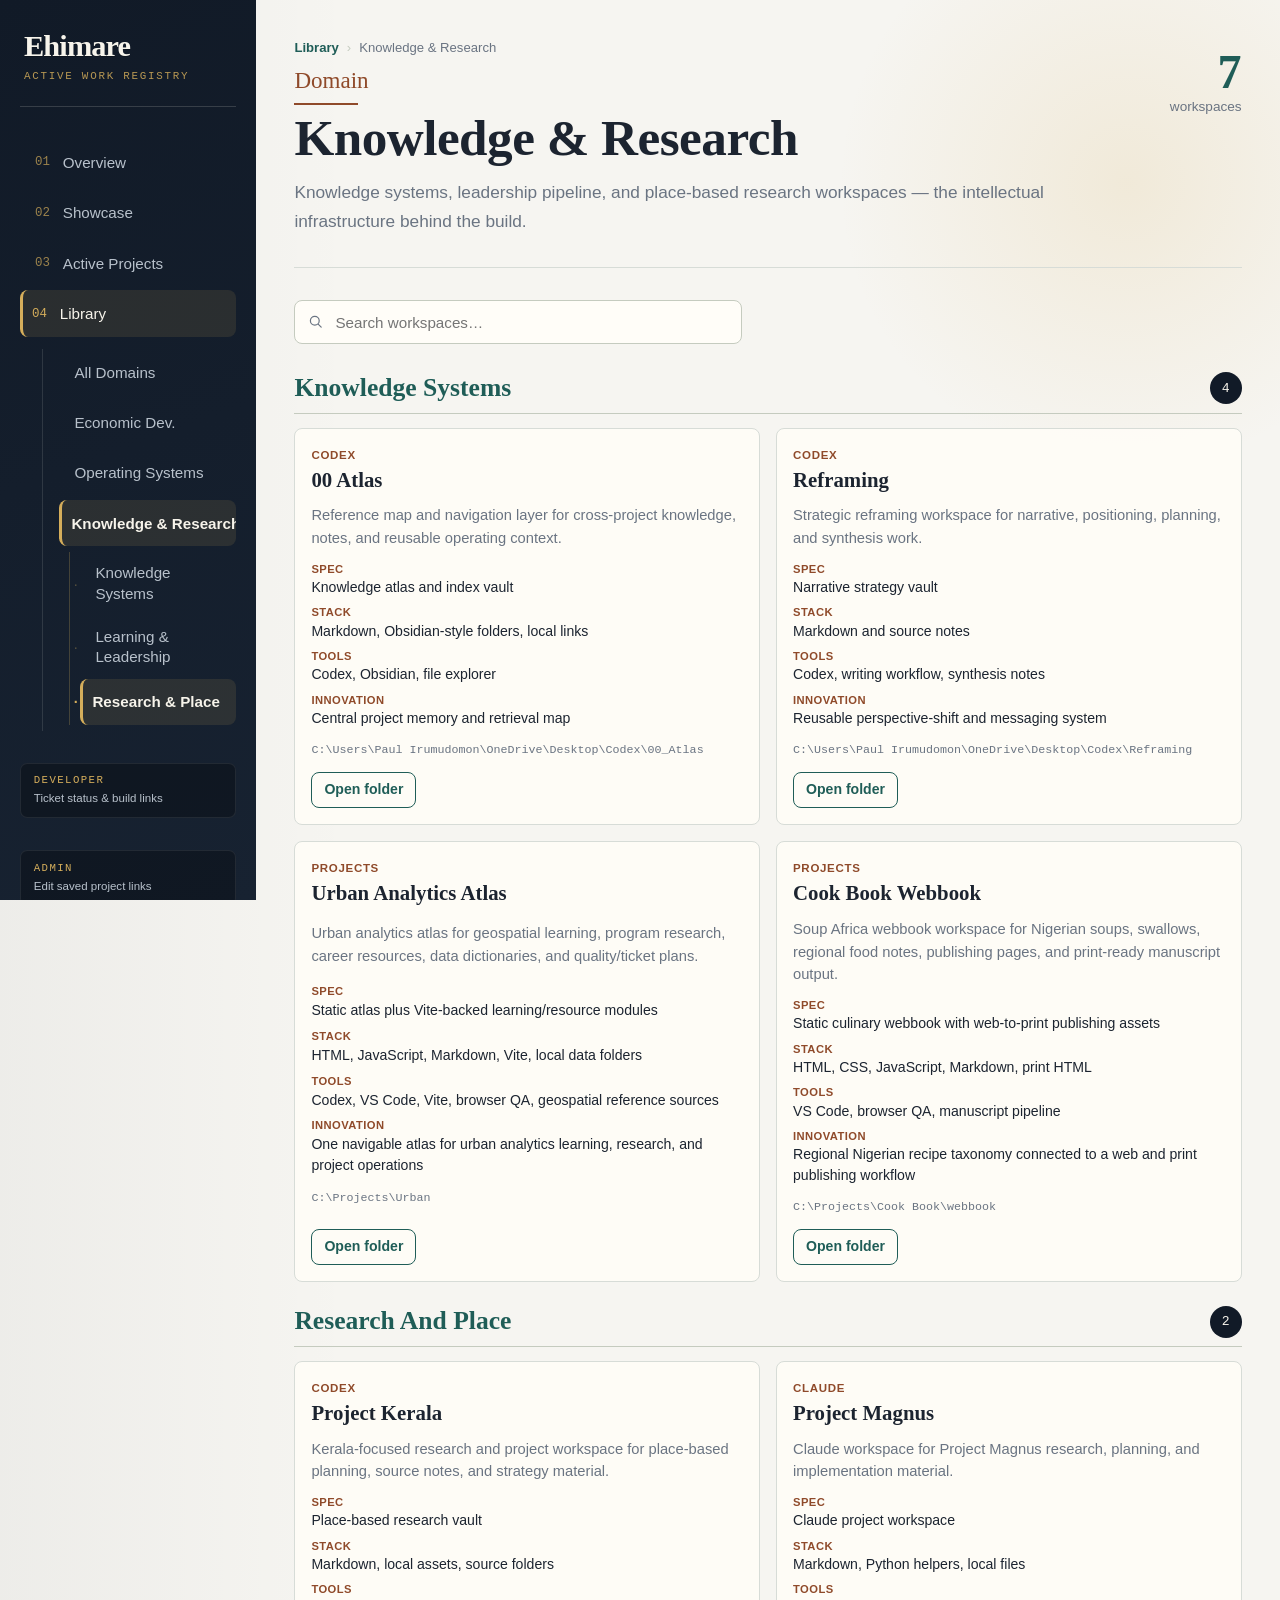
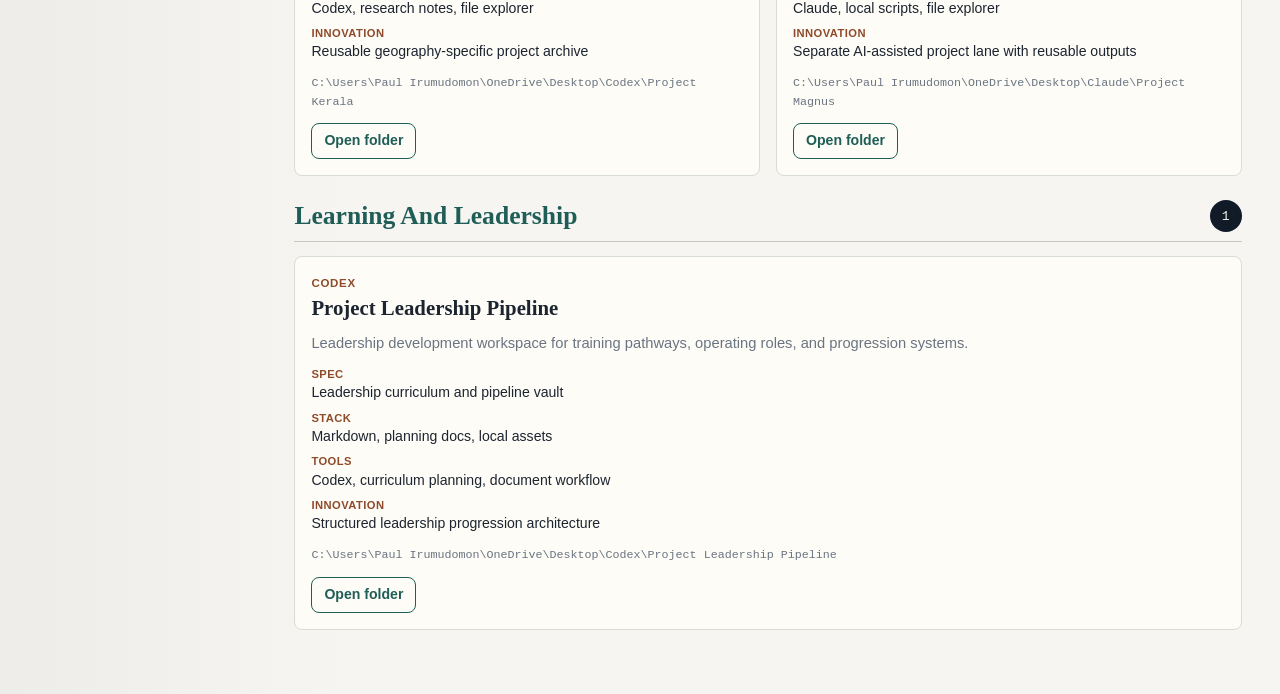
<file: library-knowledge.html>
<!doctype html>
<html lang="en">
  <head>
    <meta charset="utf-8" />
    <meta name="viewport" content="width=device-width, initial-scale=1" />
    <title>Knowledge &amp; Research — Library — Paul Irumudomon</title>
    <meta name="description" content="Knowledge, learning, and research workspace library — knowledge systems, leadership, and place-based research." />
    <link rel="icon" href="data:image/svg+xml,<svg xmlns='http://www.w3.org/2000/svg' viewBox='0 0 32 32'><rect width='32' height='32' rx='5' fill='%23111a27'/><text x='50%25' y='56%25' dominant-baseline='middle' text-anchor='middle' font-family='serif' font-weight='700' font-size='13' fill='%23d5ae5b'>PI</text></svg>" />
    <link rel="stylesheet" href="./styles.css" />
  </head>
  <body data-page="library-knowledge">

    <aside class="sidebar" aria-label="Portfolio navigation">
      <a class="brand" href="index.html" aria-label="Paul Irumudomon Portfolio home">
        <span class="brand-name">Ehimare</span>
        <small class="brand-sub">Active Work Registry</small>
      </a>
      <nav>
        <a href="index.html"><span aria-hidden="true">01</span>Overview</a>
        <a href="showcase.html"><span aria-hidden="true">02</span>Showcase</a>
        <a href="projects.html"><span aria-hidden="true">03</span>Active Projects</a>
        <a href="library.html" class="active"><span aria-hidden="true">04</span>Library</a>
      </nav>
      <nav class="sub-nav" aria-label="Library domains">
        <a href="library.html" class="sub-nav-item">All Domains</a>
        <a href="library-economic.html" class="sub-nav-item">Economic Dev.</a>
        <a href="library-operating.html" class="sub-nav-item">Operating Systems</a>
        <a href="library-knowledge.html" class="sub-nav-item active">Knowledge &amp; Research</a>
        <div class="sub-nav-subcats">
          <a href="#knowledge-systems"    class="sub-nav-subcat">Knowledge Systems</a>
          <a href="#learning-and-leadership" class="sub-nav-subcat">Learning &amp; Leadership</a>
          <a href="#research-and-place"   class="sub-nav-subcat">Research &amp; Place</a>
        </div>
      </nav>
      <a class="dev-link" href="developer.html">
        <span class="dev-link-label">Developer</span>
        <span class="dev-link-desc">Ticket status &amp; build links</span>
      </a>
      <a class="dev-link" href="admin.html">
        <span class="dev-link-label">Admin</span>
        <span class="dev-link-desc">Edit saved project links</span>
      </a>
      <div class="owner">
        <span>PI</span>
        <div>
          <strong>Paul Irumudomon</strong>
          <small>Owner / Builder</small>
        </div>
      </div>
    </aside>

    <main>

      <div class="page-hero">
        <div class="page-hero-text">
          <nav class="breadcrumb" aria-label="Breadcrumb">
            <a href="library.html">Library</a>
            <span aria-hidden="true">›</span>
            <span>Knowledge &amp; Research</span>
          </nav>
          <p class="section-label">Domain</p>
          <h1>Knowledge &amp; Research</h1>
          <p class="lede">
            Knowledge systems, leadership pipeline, and place-based research
            workspaces — the intellectual infrastructure behind the build.
          </p>
        </div>
        <div class="page-hero-stat">
          <strong id="domain-count">0</strong>
          <span>workspaces</span>
        </div>
      </div>

      <div class="library-search-wrap">
        <svg class="search-icon" viewBox="0 0 20 20" fill="none" aria-hidden="true">
          <circle cx="8.5" cy="8.5" r="5.5" stroke="currentColor" stroke-width="1.5"/>
          <path d="M13 13l3.5 3.5" stroke="currentColor" stroke-width="1.5" stroke-linecap="round"/>
        </svg>
        <input id="library-search" type="search" placeholder="Search workspaces…" aria-label="Search library" />
      </div>

      <div class="library-grid" id="library-grid"></div>

    </main>

    <script src="./projects.js"></script>
    <script src="./app.js"></script>
  </body>
</html>
</file>
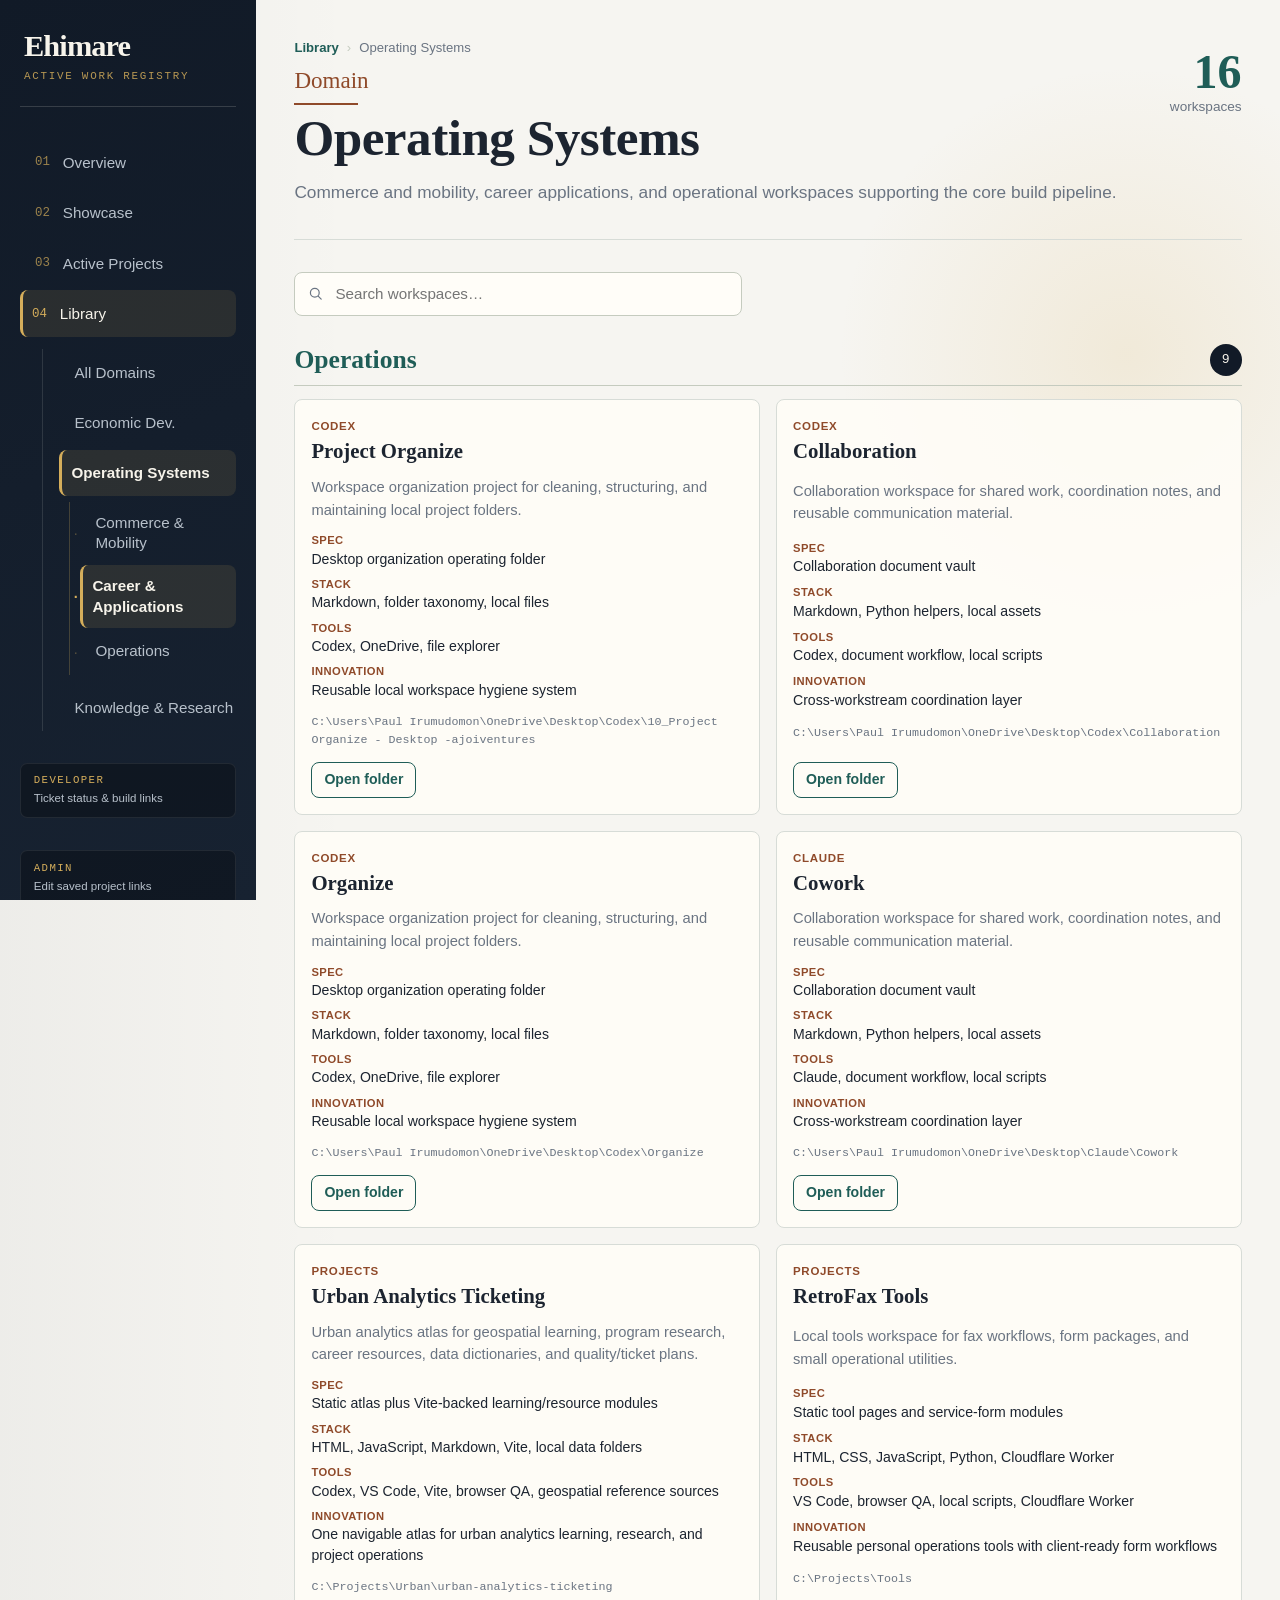
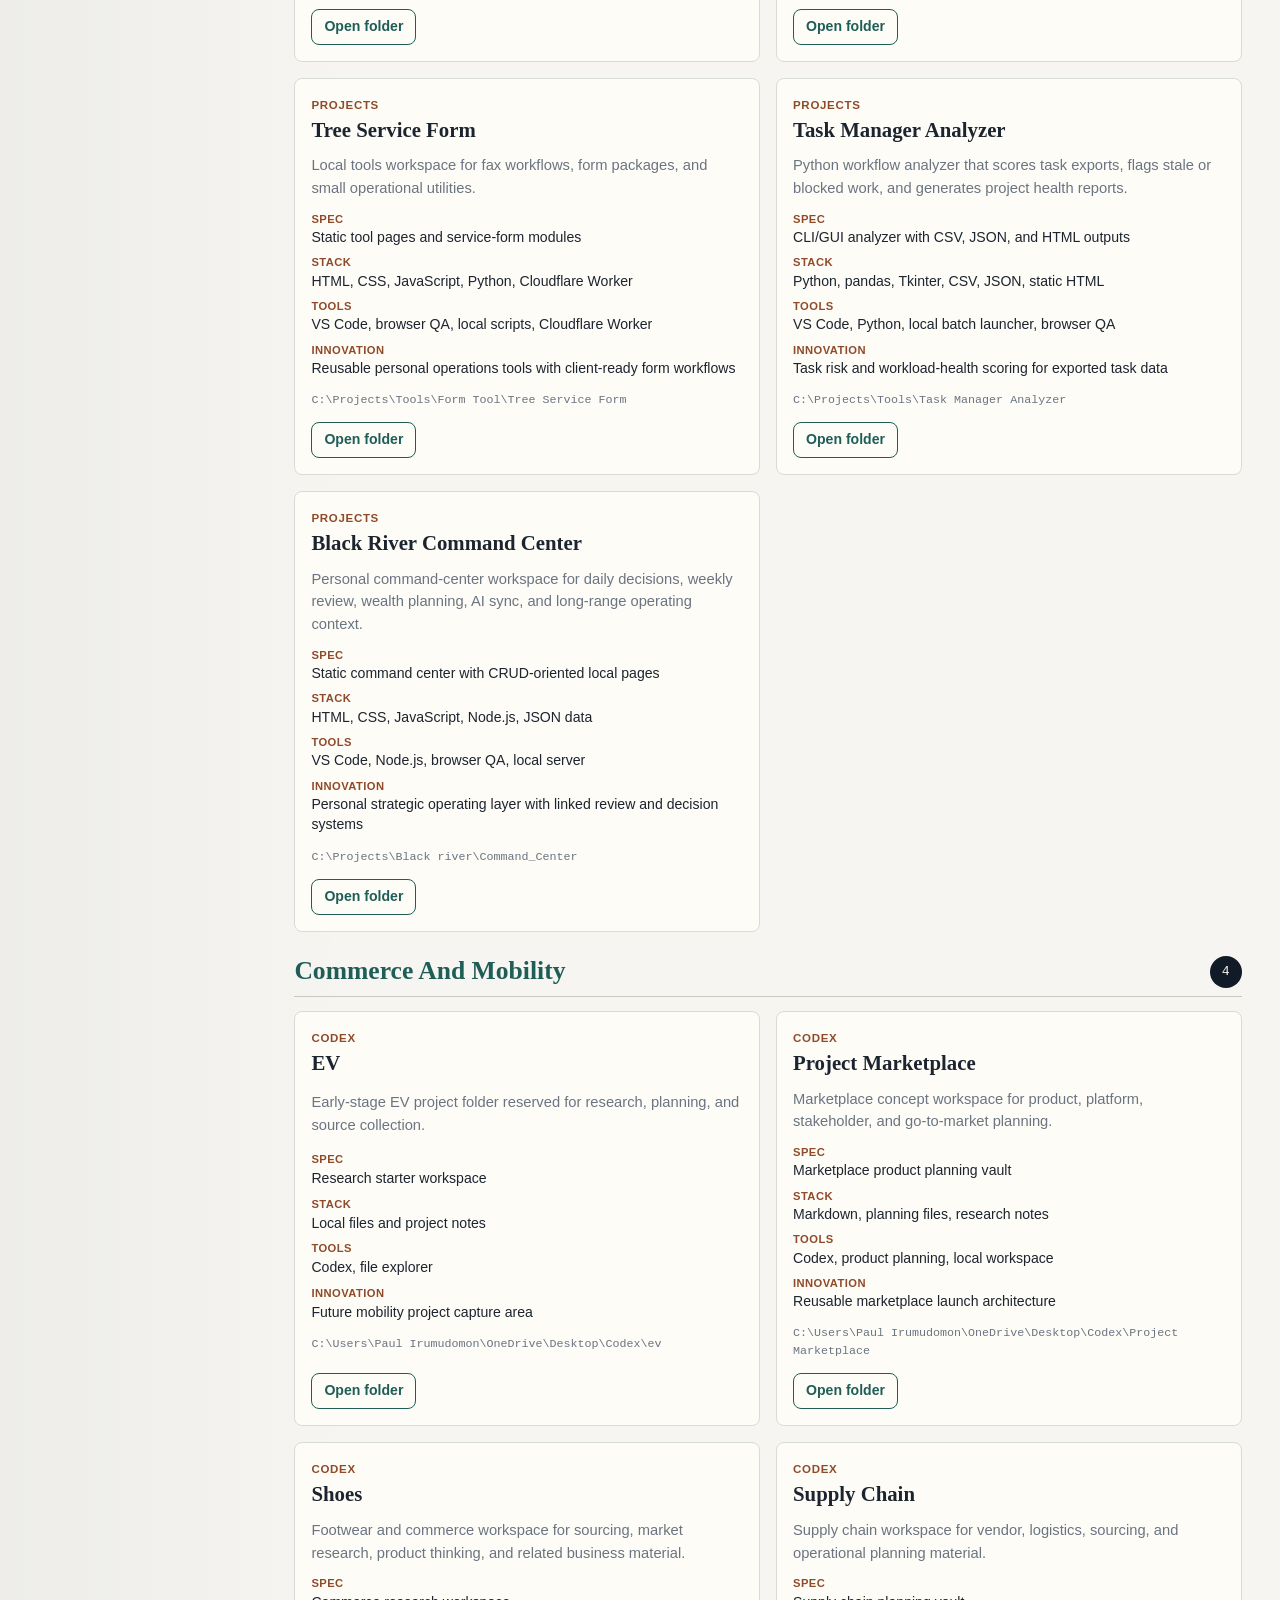
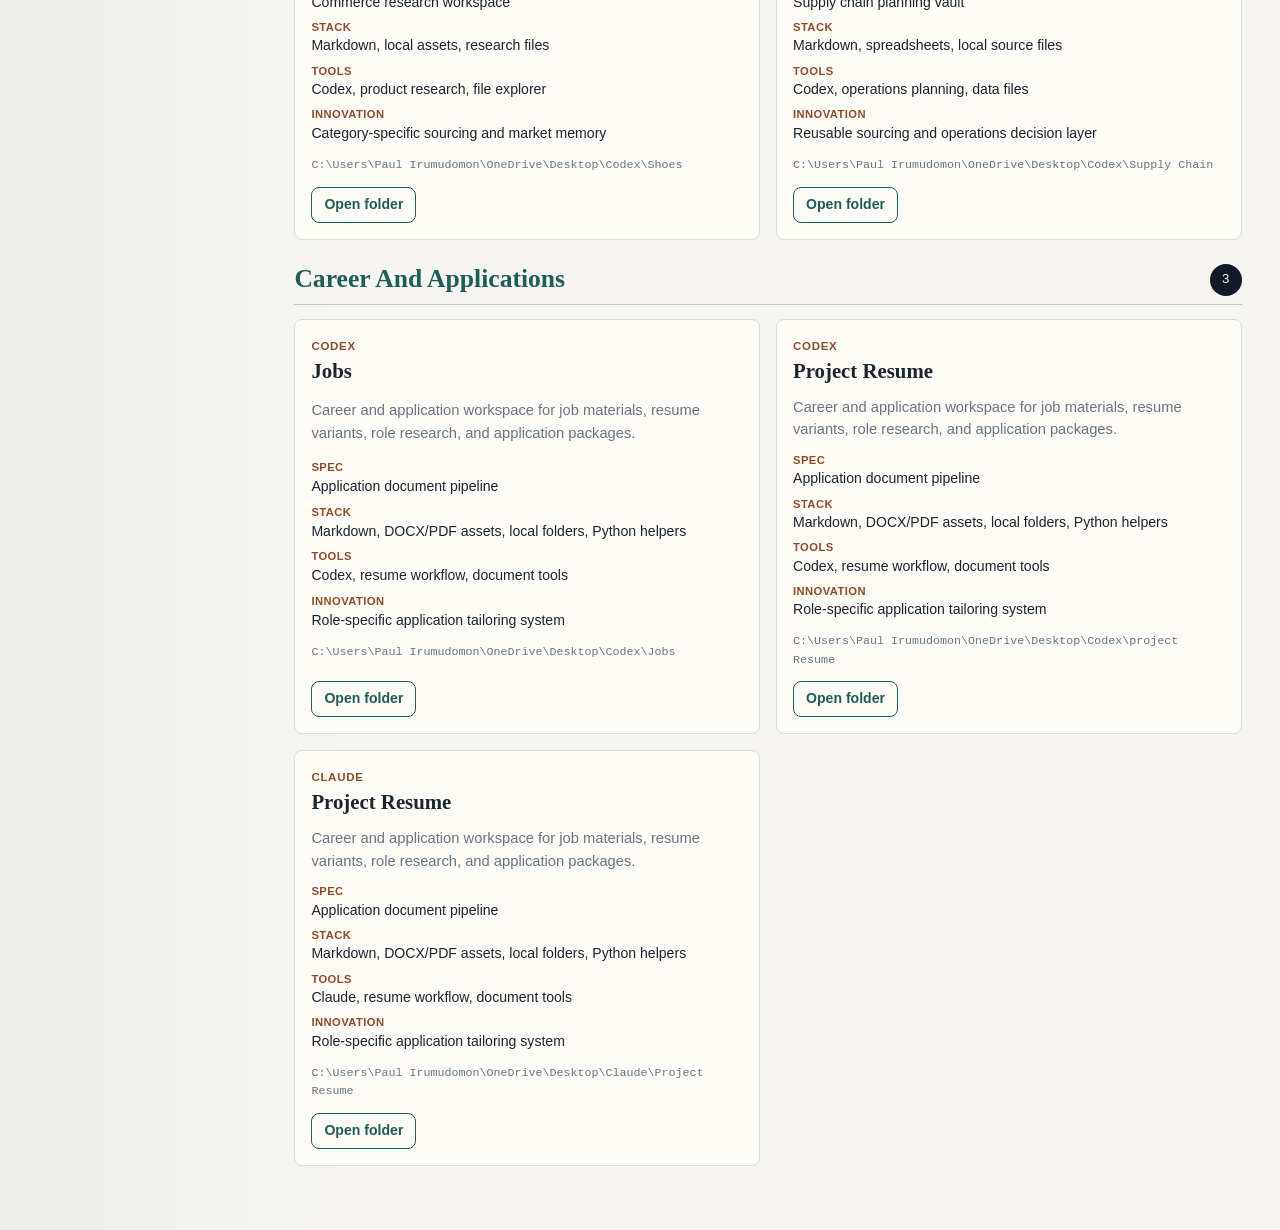
<file: library-operating.html>
<!doctype html>
<html lang="en">
  <head>
    <meta charset="utf-8" />
    <meta name="viewport" content="width=device-width, initial-scale=1" />
    <title>Operating Systems — Library — Paul Irumudomon</title>
    <meta name="description" content="Operating systems workspace library — commerce, career applications, and operations." />
    <link rel="icon" href="data:image/svg+xml,<svg xmlns='http://www.w3.org/2000/svg' viewBox='0 0 32 32'><rect width='32' height='32' rx='5' fill='%23111a27'/><text x='50%25' y='56%25' dominant-baseline='middle' text-anchor='middle' font-family='serif' font-weight='700' font-size='13' fill='%23d5ae5b'>PI</text></svg>" />
    <link rel="stylesheet" href="./styles.css" />
  </head>
  <body data-page="library-operating">

    <aside class="sidebar" aria-label="Portfolio navigation">
      <a class="brand" href="index.html" aria-label="Paul Irumudomon Portfolio home">
        <span class="brand-name">Ehimare</span>
        <small class="brand-sub">Active Work Registry</small>
      </a>
      <nav>
        <a href="index.html"><span aria-hidden="true">01</span>Overview</a>
        <a href="showcase.html"><span aria-hidden="true">02</span>Showcase</a>
        <a href="projects.html"><span aria-hidden="true">03</span>Active Projects</a>
        <a href="library.html" class="active"><span aria-hidden="true">04</span>Library</a>
      </nav>
      <nav class="sub-nav" aria-label="Library domains">
        <a href="library.html" class="sub-nav-item">All Domains</a>
        <a href="library-economic.html" class="sub-nav-item">Economic Dev.</a>
        <a href="library-operating.html" class="sub-nav-item active">Operating Systems</a>
        <div class="sub-nav-subcats">
          <a href="#commerce-and-mobility"  class="sub-nav-subcat">Commerce &amp; Mobility</a>
          <a href="#career-and-applications" class="sub-nav-subcat">Career &amp; Applications</a>
          <a href="#operations"             class="sub-nav-subcat">Operations</a>
        </div>
        <a href="library-knowledge.html" class="sub-nav-item">Knowledge &amp; Research</a>
      </nav>
      <a class="dev-link" href="developer.html">
        <span class="dev-link-label">Developer</span>
        <span class="dev-link-desc">Ticket status &amp; build links</span>
      </a>
      <a class="dev-link" href="admin.html">
        <span class="dev-link-label">Admin</span>
        <span class="dev-link-desc">Edit saved project links</span>
      </a>
      <div class="owner">
        <span>PI</span>
        <div>
          <strong>Paul Irumudomon</strong>
          <small>Owner / Builder</small>
        </div>
      </div>
    </aside>

    <main>

      <div class="page-hero">
        <div class="page-hero-text">
          <nav class="breadcrumb" aria-label="Breadcrumb">
            <a href="library.html">Library</a>
            <span aria-hidden="true">›</span>
            <span>Operating Systems</span>
          </nav>
          <p class="section-label">Domain</p>
          <h1>Operating Systems</h1>
          <p class="lede">
            Commerce and mobility, career applications, and operational
            workspaces supporting the core build pipeline.
          </p>
        </div>
        <div class="page-hero-stat">
          <strong id="domain-count">0</strong>
          <span>workspaces</span>
        </div>
      </div>

      <div class="library-search-wrap">
        <svg class="search-icon" viewBox="0 0 20 20" fill="none" aria-hidden="true">
          <circle cx="8.5" cy="8.5" r="5.5" stroke="currentColor" stroke-width="1.5"/>
          <path d="M13 13l3.5 3.5" stroke="currentColor" stroke-width="1.5" stroke-linecap="round"/>
        </svg>
        <input id="library-search" type="search" placeholder="Search workspaces…" aria-label="Search library" />
      </div>

      <div class="library-grid" id="library-grid"></div>

    </main>

    <script src="./projects.js"></script>
    <script src="./app.js"></script>
  </body>
</html>
</file>
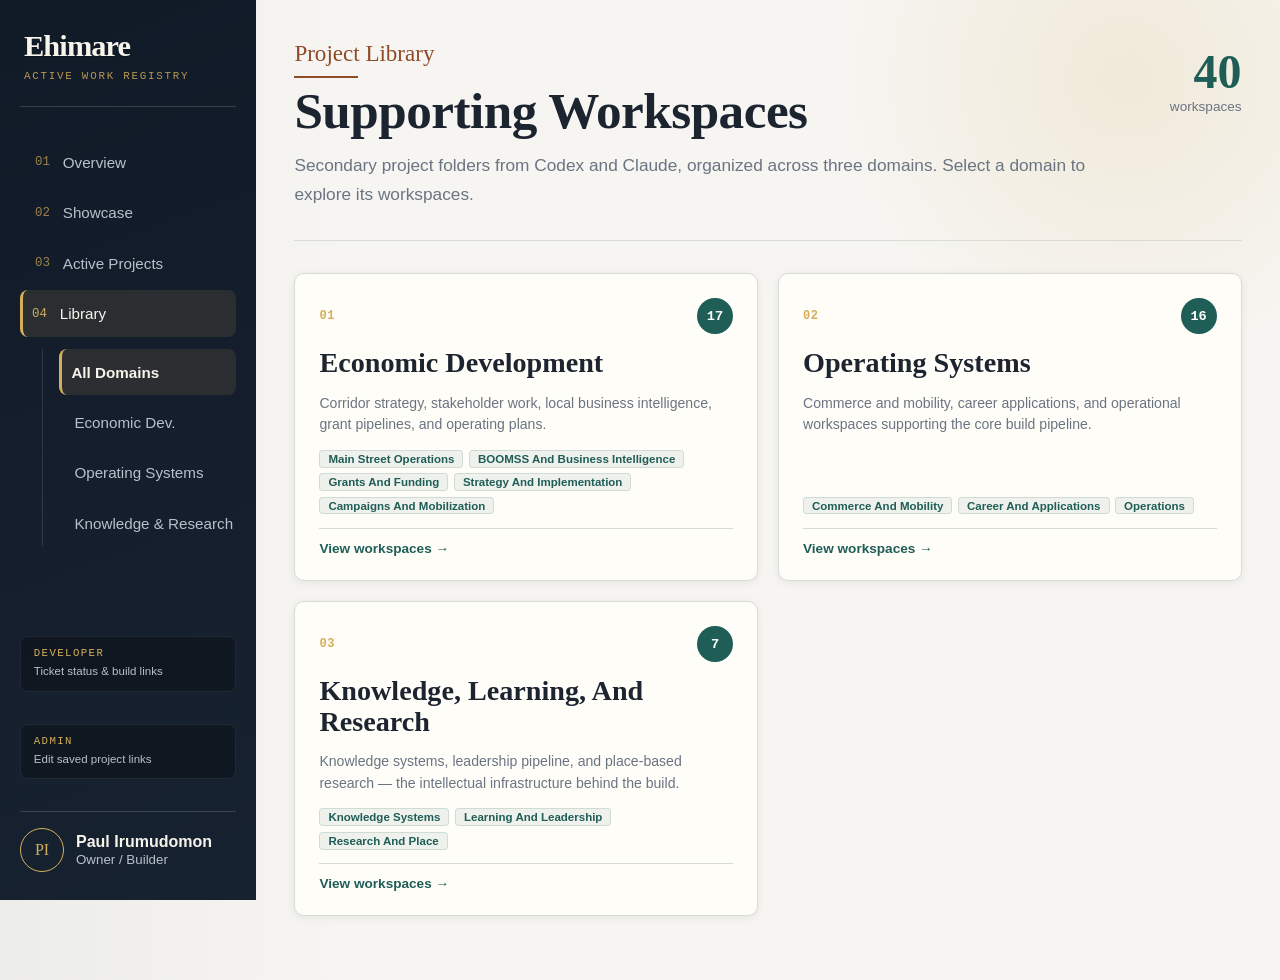
<file: library.html>
<!doctype html>
<html lang="en">
  <head>
    <meta charset="utf-8" />
    <meta name="viewport" content="width=device-width, initial-scale=1" />
    <title>Library — Paul Irumudomon</title>
    <meta name="description" content="Project library index — supporting workspaces organized by domain." />
    <link rel="icon" href="data:image/svg+xml,<svg xmlns='http://www.w3.org/2000/svg' viewBox='0 0 32 32'><rect width='32' height='32' rx='5' fill='%23111a27'/><text x='50%25' y='56%25' dominant-baseline='middle' text-anchor='middle' font-family='serif' font-weight='700' font-size='13' fill='%23d5ae5b'>PI</text></svg>" />
    <link rel="stylesheet" href="./styles.css" />
  </head>
  <body data-page="library">

    <aside class="sidebar" aria-label="Portfolio navigation">
      <a class="brand" href="index.html" aria-label="Paul Irumudomon Portfolio home">
        <span class="brand-name">Ehimare</span>
        <small class="brand-sub">Active Work Registry</small>
      </a>
      <nav>
        <a href="index.html"><span aria-hidden="true">01</span>Overview</a>
        <a href="showcase.html"><span aria-hidden="true">02</span>Showcase</a>
        <a href="projects.html"><span aria-hidden="true">03</span>Active Projects</a>
        <a href="library.html" class="active"><span aria-hidden="true">04</span>Library</a>
      </nav>
      <nav class="sub-nav" aria-label="Library domains">
        <a href="library.html" class="sub-nav-item active">All Domains</a>
        <a href="library-economic.html" class="sub-nav-item">Economic Dev.</a>
        <a href="library-operating.html" class="sub-nav-item">Operating Systems</a>
        <a href="library-knowledge.html" class="sub-nav-item">Knowledge &amp; Research</a>
      </nav>
      <a class="dev-link" href="developer.html">
        <span class="dev-link-label">Developer</span>
        <span class="dev-link-desc">Ticket status &amp; build links</span>
      </a>
      <a class="dev-link" href="admin.html">
        <span class="dev-link-label">Admin</span>
        <span class="dev-link-desc">Edit saved project links</span>
      </a>
      <div class="owner">
        <span>PI</span>
        <div>
          <strong>Paul Irumudomon</strong>
          <small>Owner / Builder</small>
        </div>
      </div>
    </aside>

    <main>

      <div class="page-hero">
        <div class="page-hero-text">
          <p class="section-label">Project Library</p>
          <h1>Supporting Workspaces</h1>
          <p class="lede">
            Secondary project folders from Codex and Claude, organized
            across three domains. Select a domain to explore its workspaces.
          </p>
        </div>
        <div class="page-hero-stat">
          <strong id="library-count">0</strong>
          <span>workspaces</span>
        </div>
      </div>

      <div class="domain-index" id="domain-index"></div>

    </main>

    <script src="./projects.js"></script>
    <script src="./app.js"></script>
  </body>
</html>
</file>
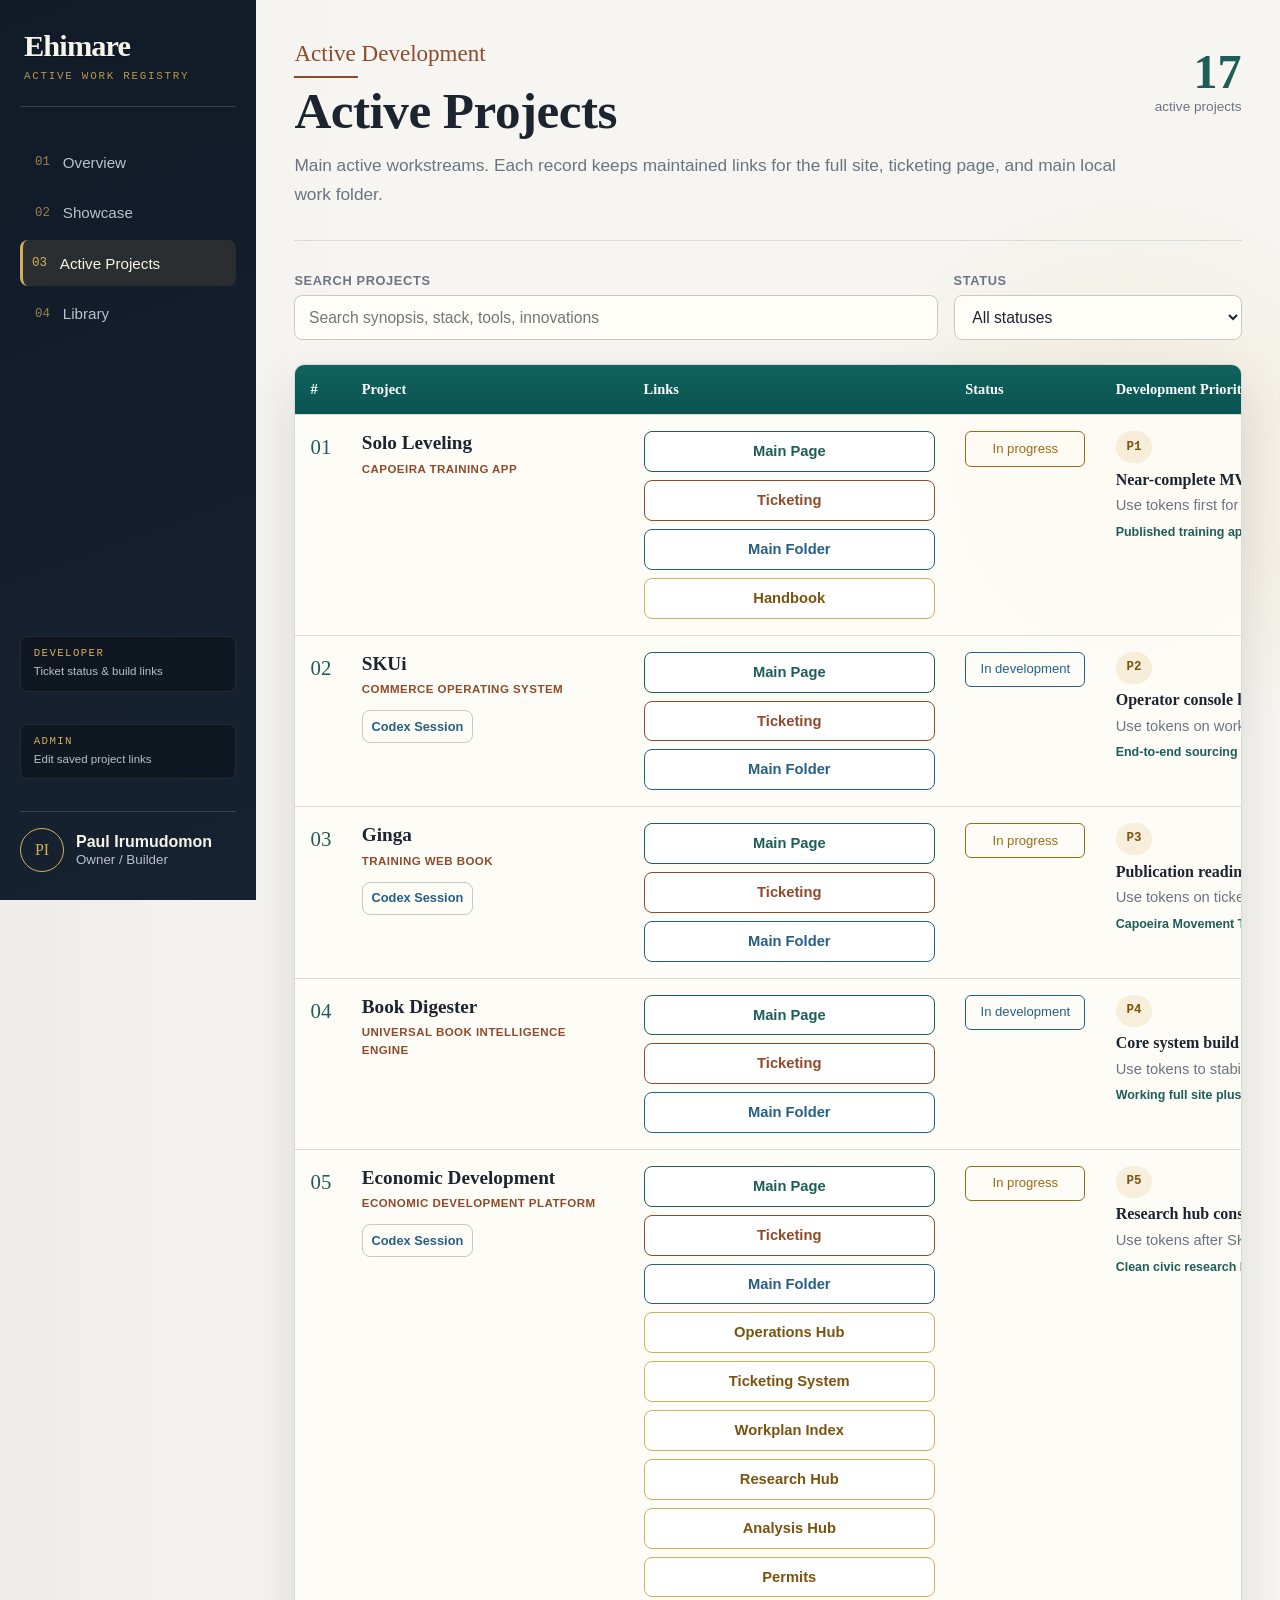
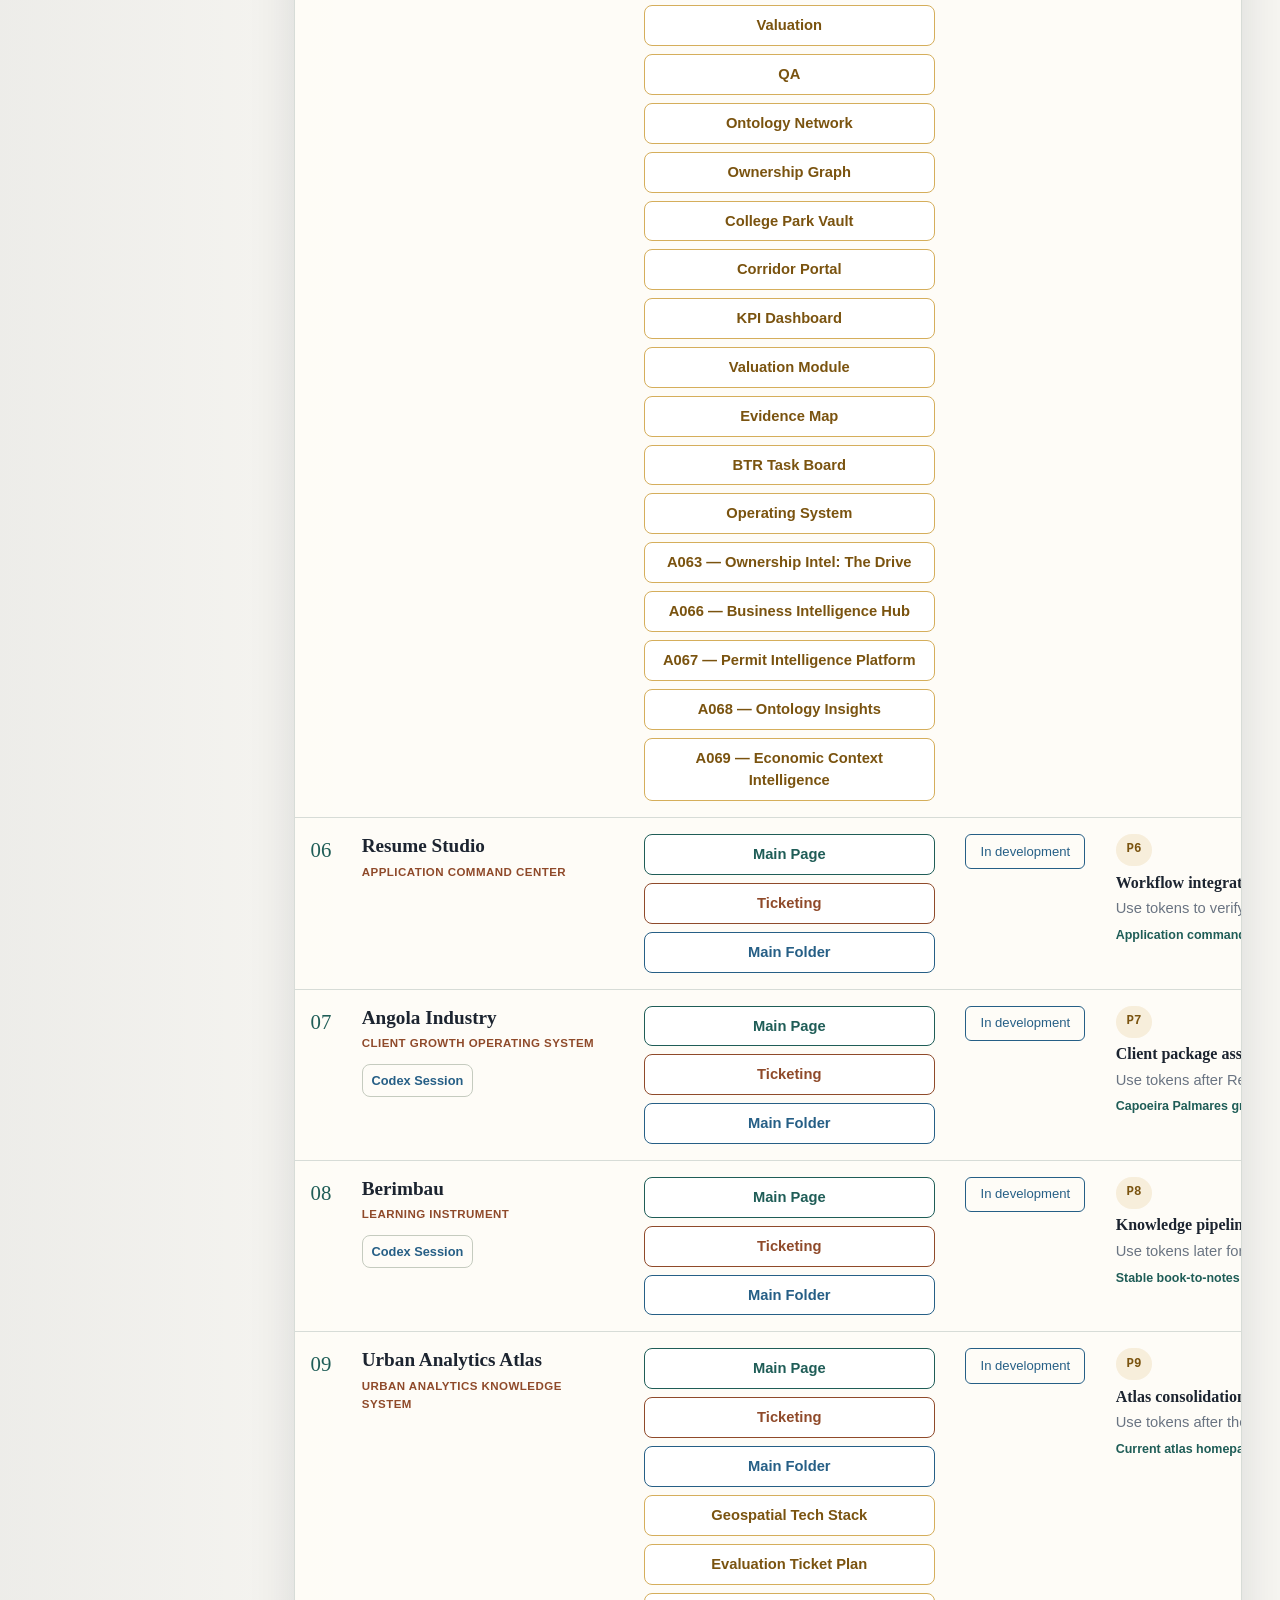
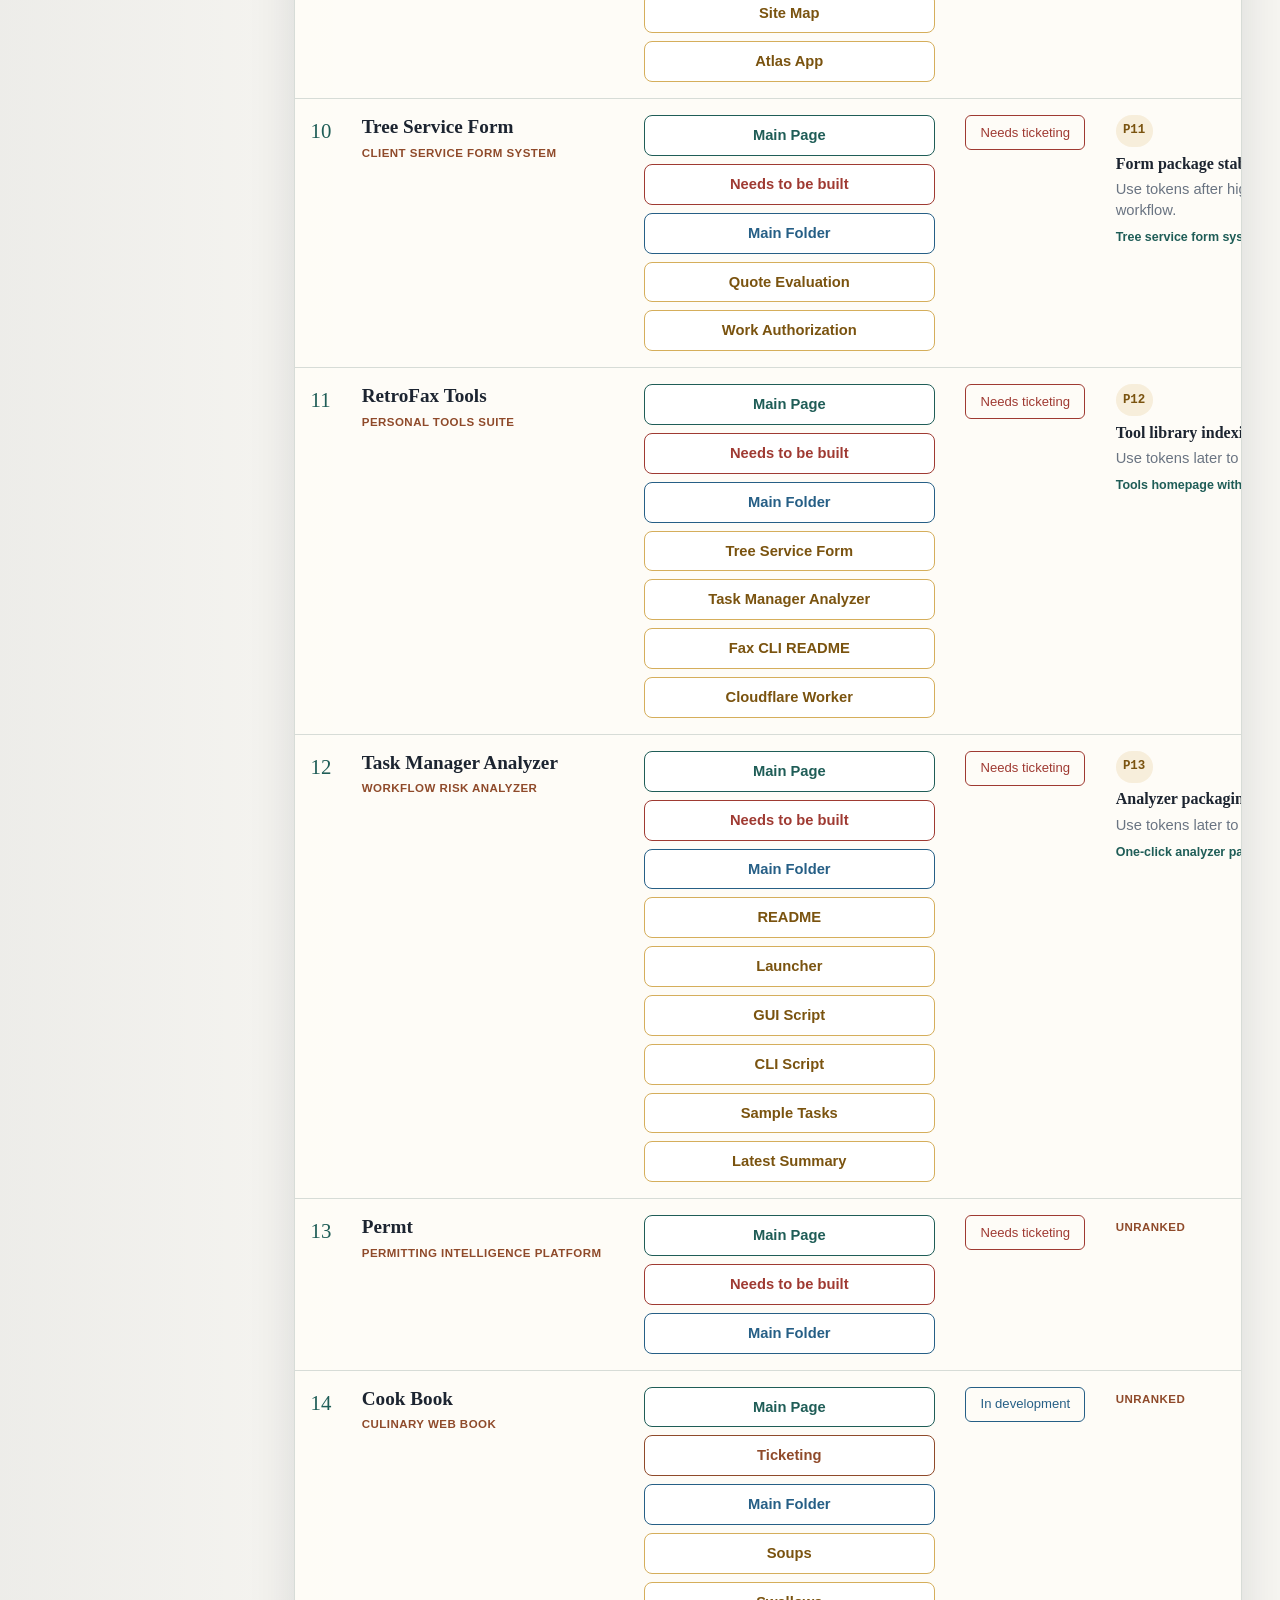
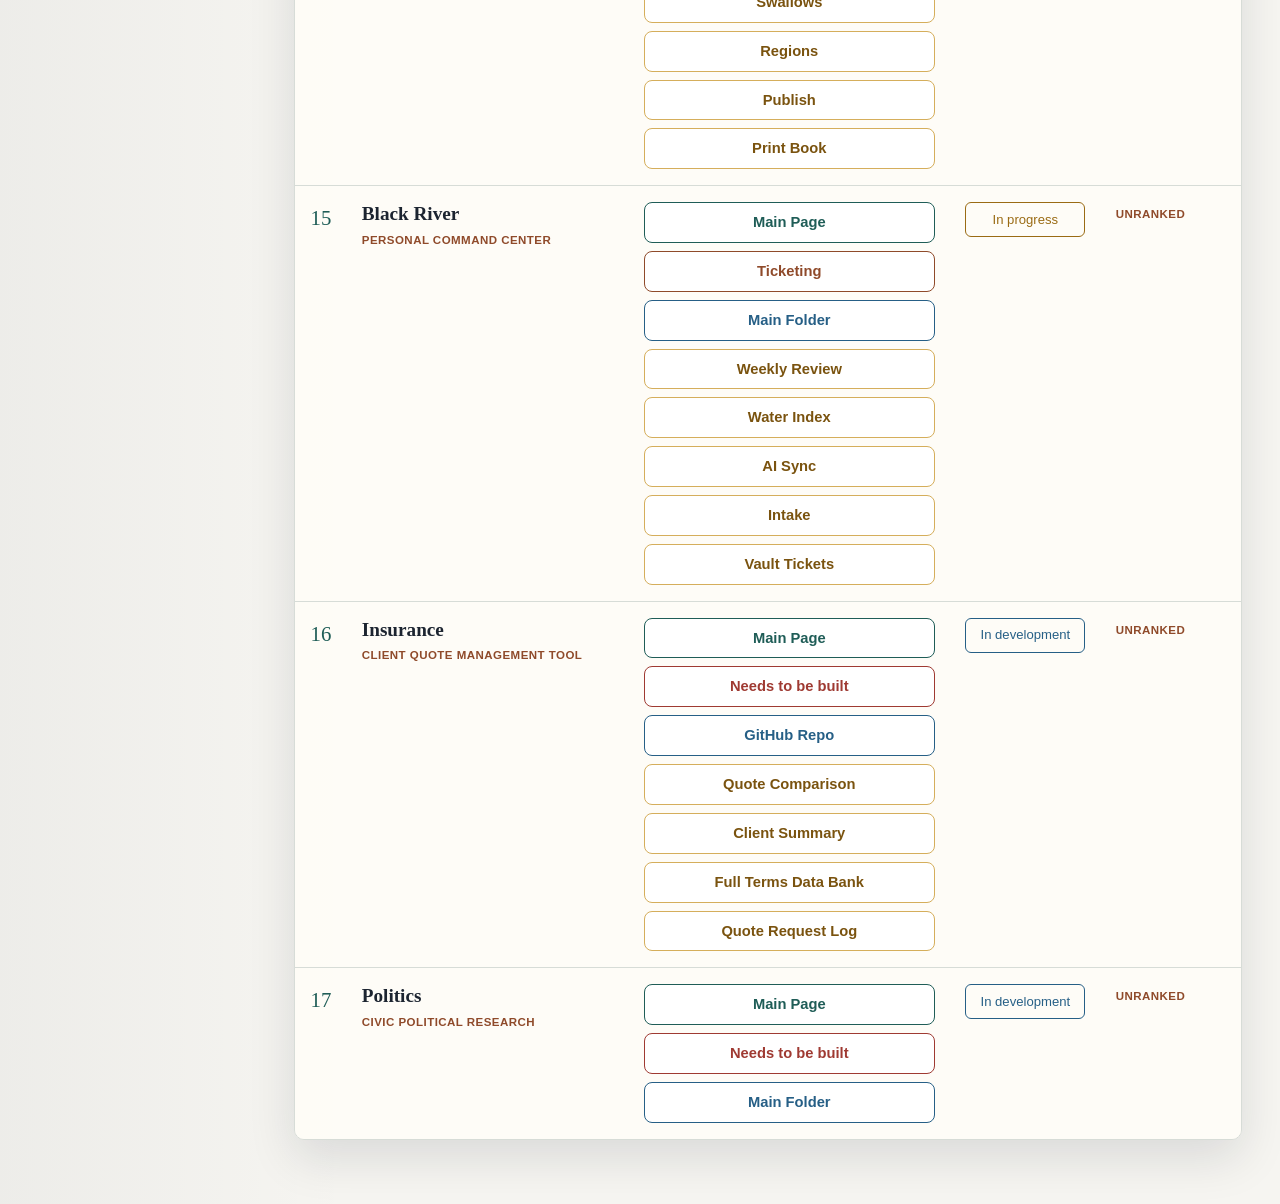
<file: projects.html>
<!doctype html>
<html lang="en">
  <head>
    <meta charset="utf-8" />
    <meta name="viewport" content="width=device-width, initial-scale=1" />
    <title>Active Projects — Paul Irumudomon</title>
    <meta name="description" content="Paul Irumudomon's active development projects — specs, stack, tools, and ticketing." />
    <link rel="icon" href="data:image/svg+xml,<svg xmlns='http://www.w3.org/2000/svg' viewBox='0 0 32 32'><rect width='32' height='32' rx='5' fill='%23111a27'/><text x='50%25' y='56%25' dominant-baseline='middle' text-anchor='middle' font-family='serif' font-weight='700' font-size='13' fill='%23d5ae5b'>PI</text></svg>" />
    <link rel="stylesheet" href="./styles.css" />
  </head>
  <body data-page="projects">

    <aside class="sidebar" aria-label="Portfolio navigation">
      <a class="brand" href="index.html" aria-label="Paul Irumudomon Portfolio home">
        <span class="brand-name">Ehimare</span>
        <small class="brand-sub">Active Work Registry</small>
      </a>
      <nav>
        <a href="index.html">
          <span aria-hidden="true">01</span>Overview
        </a>
        <a href="showcase.html">
          <span aria-hidden="true">02</span>Showcase
        </a>
        <a href="projects.html" class="active">
          <span aria-hidden="true">03</span>Active Projects
        </a>
        <a href="library.html">
          <span aria-hidden="true">04</span>Library
        </a>
      </nav>
      <a class="dev-link" href="developer.html">
        <span class="dev-link-label">Developer</span>
        <span class="dev-link-desc">Ticket status &amp; build links</span>
      </a>
      <a class="dev-link" href="admin.html">
        <span class="dev-link-label">Admin</span>
        <span class="dev-link-desc">Edit saved project links</span>
      </a>
      <div class="owner">
        <span>PI</span>
        <div>
          <strong>Paul Irumudomon</strong>
          <small>Owner / Builder</small>
        </div>
      </div>
    </aside>

    <main>

      <div class="page-hero">
        <div class="page-hero-text">
          <p class="section-label">Active Development</p>
          <h1>Active Projects</h1>
          <p class="lede">
            Main active workstreams. Each record keeps maintained links for
            the full site, ticketing page, and main local work folder.
          </p>
        </div>
        <div class="page-hero-stat">
          <strong id="active-count">0</strong>
          <span>active projects</span>
        </div>
      </div>

      <section class="controls" aria-label="Project filters">
        <label>
          <span>Search projects</span>
          <input id="search" type="search" placeholder="Search synopsis, stack, tools, innovations" />
        </label>
        <label>
          <span>Status</span>
          <select id="status-filter">
            <option value="all">All statuses</option>
            <option value="In development">In development</option>
            <option value="In progress">In progress</option>
            <option value="Needs ticketing">Needs ticketing</option>
          </select>
        </label>
      </section>

      <section class="registry" aria-label="Project registry">
        <div class="table-wrap">
          <table>
            <thead>
              <tr>
                <th scope="col">#</th>
                <th scope="col">Project</th>
                <th scope="col">Links</th>
                <th scope="col">Status</th>
                <th scope="col">Development Priority</th>
                <th scope="col" aria-label="Expand"></th>
              </tr>
            </thead>
            <tbody id="project-rows"></tbody>
          </table>
        </div>
      </section>

    </main>

    <script src="./projects.js"></script>
    <script src="./app.js"></script>
  </body>
</html>
</file>
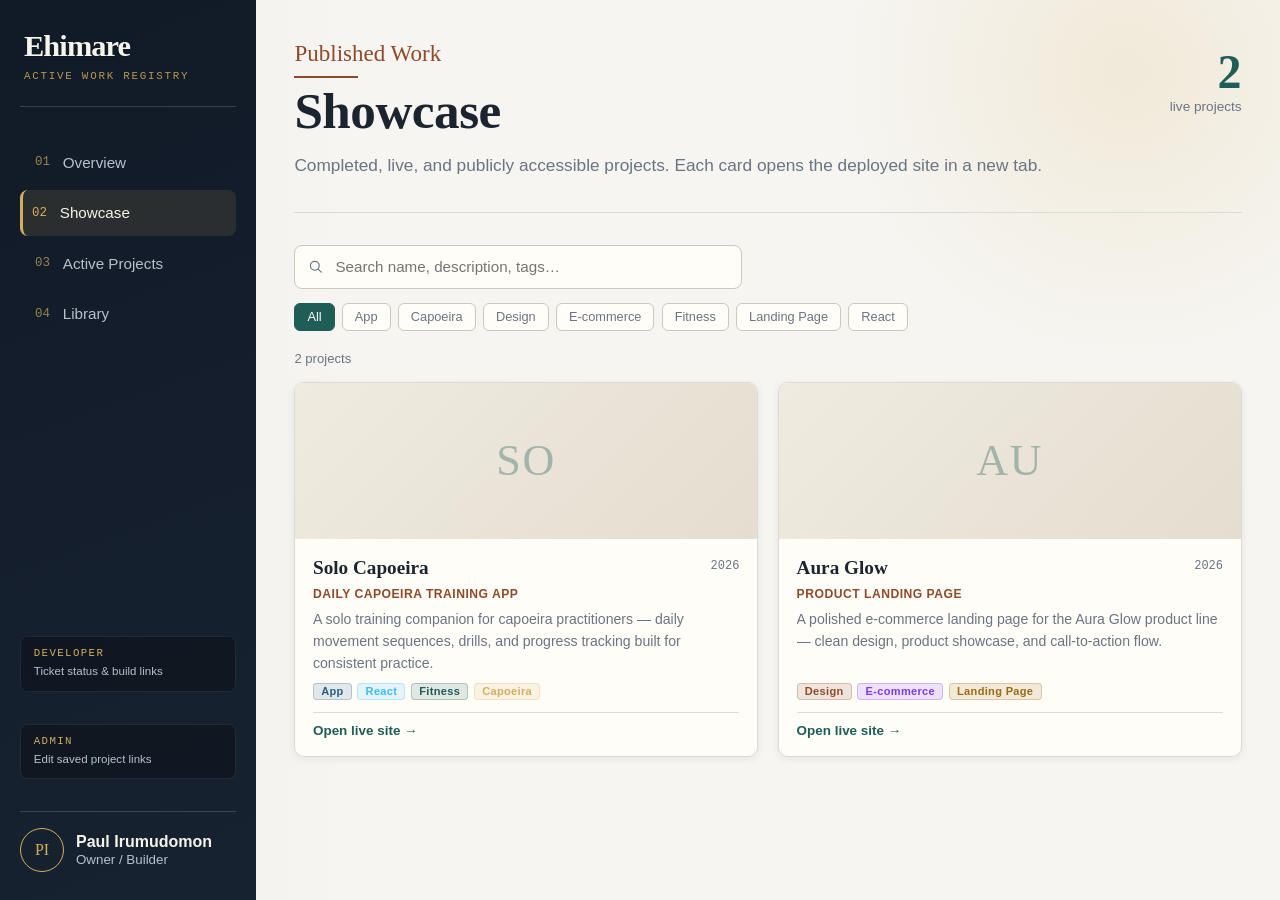
<file: showcase.html>
<!doctype html>
<html lang="en">
  <head>
    <meta charset="utf-8" />
    <meta name="viewport" content="width=device-width, initial-scale=1" />
    <title>Showcase — Paul Irumudomon</title>
    <meta name="description" content="Completed, live, and publicly accessible projects by Paul Irumudomon." />
    <link rel="icon" href="data:image/svg+xml,<svg xmlns='http://www.w3.org/2000/svg' viewBox='0 0 32 32'><rect width='32' height='32' rx='5' fill='%23111a27'/><text x='50%25' y='56%25' dominant-baseline='middle' text-anchor='middle' font-family='serif' font-weight='700' font-size='13' fill='%23d5ae5b'>PI</text></svg>" />
    <link rel="stylesheet" href="./styles.css" />
  </head>
  <body data-page="showcase">

    <aside class="sidebar" aria-label="Portfolio navigation">
      <a class="brand" href="index.html" aria-label="Paul Irumudomon Portfolio home">
        <span class="brand-name">Ehimare</span>
        <small class="brand-sub">Active Work Registry</small>
      </a>
      <nav>
        <a href="index.html">
          <span aria-hidden="true">01</span>Overview
        </a>
        <a href="showcase.html" class="active">
          <span aria-hidden="true">02</span>Showcase
        </a>
        <a href="projects.html">
          <span aria-hidden="true">03</span>Active Projects
        </a>
        <a href="library.html">
          <span aria-hidden="true">04</span>Library
        </a>
      </nav>
      <a class="dev-link" href="developer.html">
        <span class="dev-link-label">Developer</span>
        <span class="dev-link-desc">Ticket status &amp; build links</span>
      </a>
      <a class="dev-link" href="admin.html">
        <span class="dev-link-label">Admin</span>
        <span class="dev-link-desc">Edit saved project links</span>
      </a>
      <div class="owner">
        <span>PI</span>
        <div>
          <strong>Paul Irumudomon</strong>
          <small>Owner / Builder</small>
        </div>
      </div>
    </aside>

    <main>

      <div class="page-hero">
        <div class="page-hero-text">
          <p class="section-label">Published Work</p>
          <h1>Showcase</h1>
          <p class="lede">
            Completed, live, and publicly accessible projects.
            Each card opens the deployed site in a new tab.
          </p>
        </div>
        <div class="page-hero-stat">
          <strong id="published-count">0</strong>
          <span>live projects</span>
        </div>
      </div>

      <div class="showcase-controls">
        <div class="search-wrap">
          <svg class="search-icon" viewBox="0 0 20 20" fill="none" aria-hidden="true">
            <circle cx="8.5" cy="8.5" r="5.5" stroke="currentColor" stroke-width="1.5"/>
            <path d="M13 13l3.5 3.5" stroke="currentColor" stroke-width="1.5" stroke-linecap="round"/>
          </svg>
          <input
            id="showcase-search"
            type="search"
            placeholder="Search name, description, tags…"
            aria-label="Search published projects"
          />
        </div>
        <div class="tag-filter" id="tag-filter" role="group" aria-label="Filter by tag"></div>
      </div>

      <p class="results-count" id="showcase-count"></p>
      <div class="showcase-grid" id="showcase-grid"></div>

    </main>

    <script src="./projects.js"></script>
    <script src="./app.js"></script>
  </body>
</html>
</file>
<file: styles.css>
/* ── Design tokens ────────────────────────────────────────────────────────── */
:root {
  --eh-bg:          #f6f5f1;
  --eh-paper:       #fffdf8;
  --eh-ink:         #1c2430;
  --eh-muted:       #6a7482;
  --eh-line:        #d7dcd7;
  --eh-line-strong: #c5cbbf;
  --eh-accent:      #8f4a2a;
  --eh-teal:        #1f5d57;
  --eh-gold:        #d5ae5b;
  --eh-blue:        #265f86;
  --eh-nav:         #111a27;
  --eh-nav-2:       #172231;
  --eh-nav-ink:     #f7f4eb;
  --eh-nav-muted:   #b8c1cb;
  --eh-warn:        #9f3a32;
  --eh-shadow:      0 18px 48px rgba(17, 26, 39, 0.12);
  --eh-shadow-sm:   0 2px 8px rgba(17, 26, 39, 0.07);
  --eh-sans:    "Aptos", "Segoe UI Variable Text", "Segoe UI", Arial, Helvetica, sans-serif;
  --eh-serif:   "Iowan Old Style", "Palatino Linotype", Georgia, "Times New Roman", serif;
  --eh-display: "Baskerville Old Face", "Iowan Old Style", Georgia, "Times New Roman", serif;
  --eh-mono:    "SFMono-Regular", Consolas, "Liberation Mono", monospace;
}

/* ── Reset ────────────────────────────────────────────────────────────────── */
*, *::before, *::after { box-sizing: border-box; }

html {
  scroll-behavior: smooth;
  overflow-x: hidden;
}

body {
  margin: 0;
  min-height: 100vh;
  overflow-x: hidden;
  background:
    linear-gradient(90deg, rgba(17, 26, 39, 0.04), transparent 22rem),
    radial-gradient(circle at 88% 8%, rgba(213, 174, 91, 0.16), transparent 18rem),
    var(--eh-bg);
  color: var(--eh-ink);
  font-family: var(--eh-sans);
}

a { color: inherit; }

/* ── Sidebar ──────────────────────────────────────────────────────────────── */
.sidebar {
  position: fixed;
  inset: 0 auto 0 0;
  z-index: 2;
  display: flex;
  width: 16rem;
  flex-direction: column;
  gap: 2rem;
  padding: 1.75rem 1.25rem;
  background: linear-gradient(160deg, var(--eh-nav), var(--eh-nav-2));
  color: var(--eh-nav-ink);
  overflow-y: auto;           /* scrollable when content overflows */
  overflow-x: hidden;
  scrollbar-width: thin;
  scrollbar-color: rgba(213, 174, 91, 0.3) transparent;
}

.sidebar::-webkit-scrollbar        { width: 4px; }
.sidebar::-webkit-scrollbar-track  { background: transparent; }
.sidebar::-webkit-scrollbar-thumb  { background: rgba(213, 174, 91, 0.3); border-radius: 2px; }
.sidebar::-webkit-scrollbar-thumb:hover { background: rgba(213, 174, 91, 0.55); }

.brand {
  display: block;
  padding: 0.25rem 0.25rem 1.5rem;
  border-bottom: 1px solid rgba(247, 244, 235, 0.16);
  text-decoration: none;
  color: var(--eh-nav-ink);
  flex-shrink: 0;
}

.brand-name {
  display: block;
  font-family: var(--eh-display);
  font-size: 1.9rem;
  font-weight: 900;
  line-height: 0.97;
  letter-spacing: -0.03em;
  text-shadow: 0 1px 0 rgba(0, 0, 0, 0.22);
  color: var(--eh-nav-ink);
}

.brand-sub {
  display: block;
  color: var(--eh-gold);
  font-size: 0.68rem;
  letter-spacing: 0.16em;
  margin-top: 0.55rem;
  text-transform: uppercase;
  font-family: var(--eh-mono);
  opacity: 0.85;
}

.sidebar nav {
  display: grid;
  gap: 0.25rem;
}

.sidebar nav a {
  display: flex;
  align-items: center;
  gap: 0.8rem;
  min-height: 2.9rem;
  padding: 0.7rem 0.75rem;
  border-radius: 8px;
  border-left: 3px solid transparent;
  color: var(--eh-nav-muted);
  text-decoration: none;
  font-size: 0.95rem;
  transition: background 0.15s, color 0.15s, border-color 0.15s;
}

.sidebar nav a span {
  color: var(--eh-gold);
  font-family: var(--eh-mono);
  font-size: 0.78rem;
  opacity: 0.7;
  transition: opacity 0.15s;
}

/* Hover — teal tint */
.sidebar nav a:hover,
.sidebar nav a:focus-visible {
  background: rgba(31, 93, 87, 0.45);
  color: var(--eh-nav-ink);
  outline: none;
}

/* Active — gold left border, subtle gold tint */
.sidebar nav a.active {
  background: rgba(213, 174, 91, 0.12);
  border-left-color: var(--eh-gold);
  color: var(--eh-nav-ink);
  padding-left: calc(0.75rem - 3px);
}

.sidebar nav a.active span {
  opacity: 1;
}

/* ── Developer sidebar card ───────────────────────────────────────────────── */
.dev-link {
  margin-top: auto;
  display: block;
  padding: 0.65rem 0.8rem;
  background: rgba(0, 0, 0, 0.28);
  border: 1px solid rgba(255, 255, 255, 0.08);
  border-radius: 0.45rem;
  text-decoration: none;
  transition: background 0.15s, border-color 0.15s;
}

.dev-link:hover,
.dev-link:focus-visible {
  background: rgba(213, 174, 91, 0.1);
  border-color: rgba(213, 174, 91, 0.3);
  outline: none;
}

.dev-link.active {
  background: rgba(213, 174, 91, 0.13);
  border-color: rgba(213, 174, 91, 0.45);
}

.dev-link-label {
  display: block;
  font-size: 0.67rem;
  font-family: var(--eh-mono);
  text-transform: uppercase;
  letter-spacing: 0.13em;
  color: var(--eh-gold);
  margin-bottom: 0.25rem;
}

.dev-link.active .dev-link-label {
  opacity: 1;
}

.dev-link-desc {
  display: block;
  font-size: 0.72rem;
  color: var(--eh-nav-muted);
  line-height: 1.45;
}

.owner {
  display: flex;
  align-items: center;
  gap: 0.75rem;
  margin-top: 0;
  padding-top: 1rem;
  border-top: 1px solid rgba(247, 244, 235, 0.16);
}

.owner > span {
  display: grid;
  width: 2.75rem;
  height: 2.75rem;
  place-items: center;
  border: 1px solid var(--eh-gold);
  border-radius: 50%;
  color: var(--eh-gold);
  font-family: var(--eh-serif);
  flex-shrink: 0;
}

.owner strong,
.owner small { display: block; }

.owner small {
  margin-top: 0.12rem;
  color: var(--eh-nav-muted);
}

/* ── Main layout ──────────────────────────────────────────────────────────── */
main {
  min-width: 0;
  margin-left: 16rem;
  padding: 2.5rem clamp(1.25rem, 3vw, 3rem) 4rem;
}

/* ── Section label ────────────────────────────────────────────────────────── */
.section-label {
  margin: 0 0 0.5rem;
  color: var(--eh-accent);
  font-family: var(--eh-serif);
  font-size: clamp(1.1rem, 1.8vw, 1.6rem);
}

.section-label::after {
  display: block;
  width: 4rem;
  height: 2px;
  margin-top: 0.55rem;
  background: var(--eh-accent);
  content: "";
}

/* ── Headings ─────────────────────────────────────────────────────────────── */
h1, h2, h3 { margin: 0; }

h1 {
  font-family: var(--eh-display);
  font-size: clamp(3rem, 6vw, 5.25rem);
  line-height: 0.97;
  letter-spacing: -0.01em;
  max-width: 48rem;
}

h2 {
  font-family: var(--eh-display);
  font-size: clamp(1.9rem, 3vw, 3rem);
  line-height: 0.98;
}

.lede {
  max-width: 52rem;
  margin: 1rem 0 0;
  color: var(--eh-muted);
  font-size: 1.08rem;
  line-height: 1.65;
}

/* ── Overview hero ────────────────────────────────────────────────────────── */
.hero {
  max-width: 100%;
  display: grid;
  grid-template-columns: minmax(0, 1fr) auto;
  gap: 2rem;
  align-items: start;
  padding-bottom: 2.5rem;
  border-bottom: 1px solid var(--eh-line);
  margin-bottom: 0;
}

.updated {
  display: inline-flex;
  align-items: center;
  gap: 0.75rem;
  padding-top: 0.5rem;
  font-family: var(--eh-serif);
  white-space: nowrap;
  color: var(--eh-muted);
  font-size: 0.9rem;
}

.updated span {
  display: grid;
  width: 2.35rem;
  height: 2.35rem;
  place-items: center;
  border: 1px solid var(--eh-line-strong);
  border-radius: 8px;
  color: var(--eh-teal);
  font-family: var(--eh-mono);
  font-size: 0.7rem;
}

/* ── Inner page hero ──────────────────────────────────────────────────────── */
.page-hero {
  display: grid;
  grid-template-columns: minmax(0, 1fr) auto;
  gap: 2rem;
  align-items: start;
  padding-bottom: 2rem;
  border-bottom: 1px solid var(--eh-line);
  margin-bottom: 2rem;
}

.page-hero h1 {
  font-size: clamp(2.25rem, 4vw, 3.75rem);
}

.page-hero-stat {
  display: flex;
  flex-direction: column;
  align-items: flex-end;
  gap: 0.2rem;
  padding-top: 0.5rem;
  text-align: right;
}

.page-hero-stat strong {
  font-family: var(--eh-display);
  font-size: 3rem;
  line-height: 1;
  color: var(--eh-teal);
}

.page-hero-stat span {
  color: var(--eh-muted);
  font-size: 0.85rem;
}

/* ── Stats bar ────────────────────────────────────────────────────────────── */
.stats {
  max-width: 100%;
  display: grid;
  grid-template-columns: repeat(5, minmax(0, 1fr));  /* FIX: was 4 */
  gap: 1px;
  margin: 2rem 0 2.5rem;
  overflow: hidden;
  border: 1px solid var(--eh-line);
  border-radius: 10px;
  background: var(--eh-line);
  box-shadow: var(--eh-shadow);
}

.stats article {
  display: grid;
  grid-template-columns: auto 1fr;
  gap: 0.15rem 0.8rem;
  align-items: center;
  min-height: 7rem;
  padding: 1.1rem;
  background: rgba(255, 253, 248, 0.95);
  transition: background 0.15s;
}

.stats article:hover {
  background: var(--eh-paper);
}

.stat-icon {
  display: grid;
  width: 2.75rem;
  height: 2.75rem;
  grid-row: span 2;
  place-items: center;
  border-radius: 50%;
  color: #ffffff;
  font-family: var(--eh-mono);
  font-size: 0.85rem;
  font-weight: 700;
}

.stat-icon.published { background: linear-gradient(135deg, var(--eh-teal), var(--eh-blue)); }
.stat-icon.teal      { background: var(--eh-teal); }
.stat-icon.blue      { background: var(--eh-blue); }
.stat-icon.gold      { background: var(--eh-gold); }
.stat-icon.clay      { background: var(--eh-accent); }

.stats strong {
  font-family: var(--eh-display);
  font-size: 2.25rem;
  line-height: 1;
  color: var(--eh-ink);
}

.stats p {
  margin: 0;
  color: var(--eh-muted);
  font-size: 0.85rem;
}

.stats small {
  grid-column: 2;
  color: var(--eh-muted);
  font-size: 0.74rem;
  line-height: 1.35;
}

/* ── Overview sections ────────────────────────────────────────────────────── */
.overview-section {
  margin-top: 3rem;
}

.overview-section-header {
  display: flex;
  align-items: flex-end;
  justify-content: space-between;
  gap: 1rem;
  margin-bottom: 1.25rem;
}

.section-link {
  color: var(--eh-teal);
  font-size: 0.88rem;
  font-weight: 700;
  text-decoration: none;
  white-space: nowrap;
  padding-bottom: 0.1rem;
  border-bottom: 1px solid var(--eh-teal);
  transition: opacity 0.15s;
}

.section-link:hover { opacity: 0.7; }

/* ── Mini project cards (overview Tier One) ───────────────────────────────── */
.mini-grid {
  display: grid;
  grid-template-columns: repeat(auto-fill, minmax(17rem, 1fr));
  gap: 1rem;
}

.mini-card {
  display: flex;
  flex-direction: column;
  gap: 0.55rem;
  padding: 1rem 1rem 1rem calc(1rem + 1px);
  border: 1px solid var(--eh-line);
  border-left: 3px solid var(--eh-gold);
  border-radius: 8px;
  background: var(--eh-paper);
  box-shadow: var(--eh-shadow-sm);
  transition: border-color 0.18s, transform 0.18s, box-shadow 0.18s;
}

.mini-card:hover {
  border-color: var(--eh-teal);
  border-left-color: var(--eh-teal);
  transform: translateY(-2px);
  box-shadow: var(--eh-shadow);
}

.mini-kind {
  color: var(--eh-accent);
  font-size: 0.7rem;
  font-weight: 800;
  letter-spacing: 0.06em;
  text-transform: uppercase;
}

.mini-name {
  font-family: var(--eh-serif);
  font-size: 1.15rem;
  line-height: 1.2;
  display: block;
}

.mini-priority {
  margin: 0;
  color: var(--eh-blue);
  font-family: var(--eh-mono);
  font-size: 0.72rem;
  font-weight: 800;
  line-height: 1.35;
}

.mini-synopsis {
  margin: 0;
  color: var(--eh-muted);
  font-size: 0.83rem;
  line-height: 1.5;
  display: -webkit-box;
  -webkit-line-clamp: 2;
  -webkit-box-orient: vertical;
  overflow: hidden;
  flex: 1;
}

.mini-footer {
  display: flex;
  align-items: center;
  justify-content: space-between;
  gap: 0.5rem;
  padding-top: 0.65rem;
  border-top: 1px solid var(--eh-line);
  margin-top: auto;
}

.mini-link {
  color: var(--eh-teal);
  font-size: 0.82rem;
  font-weight: 700;
  text-decoration: none;
  white-space: nowrap;
}

.mini-link:hover { text-decoration: underline; }

/* ── Showcase controls (search + tag filter) ──────────────────────────────── */
.showcase-controls {
  display: flex;
  flex-direction: column;
  gap: 0.85rem;
  margin-bottom: 1.25rem;
}

.search-wrap,
.library-search-wrap {
  position: relative;
  max-width: 28rem;
}

.search-icon {
  position: absolute;
  left: 0.875rem;
  top: 50%;
  transform: translateY(-50%);
  width: 1rem;
  height: 1rem;
  color: var(--eh-muted);
  pointer-events: none;
}

#showcase-search,
#library-search {
  width: 100%;
  min-height: 2.75rem;
  border: 1px solid var(--eh-line-strong);
  border-radius: 8px;
  background: var(--eh-paper);
  color: var(--eh-ink);
  font: 0.95rem var(--eh-sans);
  padding: 0.6rem 0.85rem 0.6rem 2.5rem;
  outline: none;
  transition: border-color 0.15s;
}

#showcase-search:focus,
#library-search:focus {
  border-color: var(--eh-teal);
  box-shadow: 0 0 0 3px rgba(31, 93, 87, 0.1);
}

#showcase-search::-webkit-search-cancel-button,
#library-search::-webkit-search-cancel-button { display: none; }

.tag-filter {
  display: flex;
  flex-wrap: wrap;
  gap: 0.45rem;
}

.tag-btn {
  background: var(--eh-paper);
  border: 1px solid var(--eh-line-strong);
  border-radius: 6px;
  color: var(--eh-muted);
  cursor: pointer;
  font: 500 0.8rem var(--eh-sans);
  padding: 0.35rem 0.75rem;
  transition: all 0.15s;
  white-space: nowrap;
}

.tag-btn:hover {
  border-color: var(--eh-teal);
  color: var(--eh-teal);
  background: rgba(31, 93, 87, 0.06);
}

.tag-btn--active {
  background: var(--eh-teal);
  border-color: var(--eh-teal);
  color: #ffffff;
}

.results-count {
  color: var(--eh-muted);
  font-size: 0.82rem;
  margin: 0 0 1rem;
}

/* ── Showcase grid + cards ────────────────────────────────────────────────── */
.showcase-grid {
  display: grid;
  grid-template-columns: repeat(auto-fill, minmax(19rem, 1fr));
  gap: 1.25rem;
}

.showcase-card {
  display: flex;
  flex-direction: column;
  border: 1px solid var(--eh-line);
  border-radius: 10px;
  background: var(--eh-paper);
  text-decoration: none;
  color: inherit;
  overflow: hidden;
  box-shadow: var(--eh-shadow-sm);
  transition: border-color 0.18s, transform 0.18s, box-shadow 0.18s;
}

.showcase-card:hover,
.showcase-card:focus-visible {
  border-color: var(--eh-teal);
  transform: translateY(-3px);
  box-shadow: 0 20px 48px rgba(31, 93, 87, 0.14);
  outline: none;
}

.showcase-thumb {
  height: 156px;
  overflow: hidden;
}

.showcase-thumb img {
  width: 100%;
  height: 100%;
  object-fit: cover;
  display: block;
}

.showcase-thumb--empty {
  background: linear-gradient(135deg, #f0ebe0 0%, #e4ddd0 100%);
  display: grid;
  place-items: center;
}

.showcase-thumb--empty span {
  font-family: var(--eh-display);
  font-size: 2.75rem;
  color: var(--eh-teal);
  opacity: 0.35;
  letter-spacing: 0.04em;
}

.showcase-body {
  display: flex;
  flex-direction: column;
  gap: 0.5rem;
  padding: 1.1rem;
  flex: 1;
}

.showcase-header {
  display: flex;
  align-items: flex-start;
  justify-content: space-between;
  gap: 0.5rem;
}

.showcase-name {
  font-family: var(--eh-serif);
  font-size: 1.2rem;
  line-height: 1.2;
}

.card-year {
  color: var(--eh-muted);
  font-size: 0.75rem;
  white-space: nowrap;
  margin-top: 3px;
  font-family: var(--eh-mono);
}

.showcase-tagline {
  margin: 0;
  color: var(--eh-accent);
  font-size: 0.76rem;
  font-weight: 800;
  letter-spacing: 0.04em;
  text-transform: uppercase;
}

.showcase-desc {
  margin: 0;
  color: var(--eh-muted);
  font-size: 0.88rem;
  line-height: 1.55;
  flex: 1;
  display: -webkit-box;
  -webkit-line-clamp: 3;
  -webkit-box-orient: vertical;
  overflow: hidden;
}

.showcase-tags {
  display: flex;
  flex-wrap: wrap;
  gap: 0.35rem;
}

.showcase-tag {
  border: 1px solid;
  border-radius: 4px;
  font-size: 0.69rem;
  font-weight: 700;
  padding: 0.1rem 0.45rem;
  letter-spacing: 0.03em;
}

.showcase-cta {
  display: inline-block;
  margin-top: 0.25rem;
  color: var(--eh-teal);
  font-size: 0.84rem;
  font-weight: 800;
  border-top: 1px solid var(--eh-line);
  padding-top: 0.65rem;
  transition: letter-spacing 0.15s;
}

.showcase-card:hover .showcase-cta,
.showcase-card:focus-visible .showcase-cta {
  text-decoration: underline;
}

/* ── Sidebar sub-nav (library pages) ─────────────────────────────────────── */
.sub-nav {
  display: grid;
  gap: 0.1rem;
  padding-left: 1rem;
  margin-top: -1.25rem;       /* pull up to sit snug under Library link */
  border-left: 1px solid rgba(247, 244, 235, 0.12);
  margin-left: 1.4rem;
}

.sub-nav-item {
  display: block;
  padding: 0.38rem 0.6rem;
  border-radius: 6px;
  color: var(--eh-nav-muted);
  font-size: 0.82rem;
  text-decoration: none;
  transition: background 0.15s, color 0.15s;
  white-space: nowrap;
  overflow: hidden;
  text-overflow: ellipsis;
}

.sub-nav-item:hover { background: rgba(31, 93, 87, 0.35); color: var(--eh-nav-ink); }

.sub-nav-item.active { color: var(--eh-gold); font-weight: 600; }

/* ── Sidebar subcategory links ────────────────────────────────────────────── */
.sub-nav-subcats {
  display: grid;
  gap: 0;
  margin: 0.1rem 0 0.35rem 0.6rem;
  padding-left: 0.65rem;
  border-left: 1px solid rgba(213, 174, 91, 0.25);  /* gold tint */
}

.sub-nav-subcat {
  display: block;
  padding: 0.3rem 0.5rem;
  border-radius: 4px;
  color: var(--eh-nav-muted);
  font-size: 0.77rem;
  text-decoration: none;
  line-height: 1.35;
  transition: background 0.12s, color 0.12s;
  position: relative;
}

.sub-nav-subcat::before {
  content: "·";
  position: absolute;
  left: -0.6rem;
  color: rgba(213, 174, 91, 0.35);
  font-size: 0.9rem;
  line-height: 1.4;
}

.sub-nav-subcat:hover {
  background: rgba(31, 93, 87, 0.3);
  color: var(--eh-nav-ink);
}

/* Active — highlighted as user scrolls */
.sub-nav-subcat.active {
  color: var(--eh-gold);
  font-weight: 600;
}

.sub-nav-subcat.active::before {
  color: var(--eh-gold);
}

/* Scroll margin so sections clear the top of the viewport */
.library-category[id] {
  scroll-margin-top: 1.5rem;
}

/* ── Breadcrumb ───────────────────────────────────────────────────────────── */
.breadcrumb {
  display: flex;
  align-items: center;
  gap: 0.5rem;
  margin-bottom: 0.75rem;
  font-size: 0.82rem;
  color: var(--eh-muted);
}

.breadcrumb a {
  color: var(--eh-teal);
  text-decoration: none;
  font-weight: 600;
}

.breadcrumb a:hover { text-decoration: underline; }

.breadcrumb span[aria-hidden] { color: var(--eh-line-strong); }

/* ── Library domain index cards ──────────────────────────────────────────── */
.domain-index {
  display: grid;
  grid-template-columns: repeat(auto-fill, minmax(22rem, 1fr));
  gap: 1.25rem;
  margin-top: 0.5rem;
}

.domain-card {
  display: flex;
  flex-direction: column;
  gap: 0.85rem;
  padding: 1.5rem;
  border: 1px solid var(--eh-line);
  border-radius: 10px;
  background: var(--eh-paper);
  text-decoration: none;
  color: inherit;
  box-shadow: var(--eh-shadow-sm);
  transition: border-color 0.18s, transform 0.18s, box-shadow 0.18s;
}

.domain-card:hover,
.domain-card:focus-visible {
  border-color: var(--eh-teal);
  transform: translateY(-3px);
  box-shadow: var(--eh-shadow);
  outline: none;
}

.domain-card-header {
  display: flex;
  align-items: center;
  justify-content: space-between;
}

.domain-number {
  font-family: var(--eh-mono);
  font-size: 0.75rem;
  color: var(--eh-gold);
  font-weight: 700;
  letter-spacing: 0.05em;
}

.domain-count {
  display: grid;
  min-width: 2.25rem;
  height: 2.25rem;
  place-items: center;
  border-radius: 50%;
  background: var(--eh-teal);
  color: #ffffff;
  font-family: var(--eh-mono);
  font-size: 0.85rem;
}

.domain-card-name {
  font-family: var(--eh-display);
  font-size: clamp(1.4rem, 2.2vw, 1.85rem);
  line-height: 1.1;
  color: var(--eh-ink);
  margin: 0;
}

.domain-card-desc {
  margin: 0;
  color: var(--eh-muted);
  font-size: 0.88rem;
  line-height: 1.55;
}

.domain-subcats {
  display: flex;
  flex-wrap: wrap;
  gap: 0.35rem;
  margin: 0;
  padding: 0;
  list-style: none;
  margin-top: auto;
}

.domain-subcats li {
  background: rgba(31, 93, 87, 0.07);
  border: 1px solid rgba(31, 93, 87, 0.15);
  border-radius: 4px;
  color: var(--eh-teal);
  font-size: 0.72rem;
  font-weight: 600;
  padding: 0.12rem 0.5rem;
}

.domain-cta {
  color: var(--eh-teal);
  font-size: 0.85rem;
  font-weight: 800;
  border-top: 1px solid var(--eh-line);
  padding-top: 0.75rem;
}

.domain-card:hover .domain-cta,
.domain-card:focus-visible .domain-cta { text-decoration: underline; }

/* ── Domain sub-page: subcategory heading ─────────────────────────────────── */
.subcat-h2 {
  margin: 0;
  color: var(--eh-teal);
  font-family: var(--eh-serif);
  font-size: clamp(1.25rem, 2vw, 1.6rem);
  line-height: 1.2;
}

/* ── Tier One controls ────────────────────────────────────────────────────── */
.controls {
  max-width: 100%;
  display: grid;
  grid-template-columns: minmax(18rem, 1fr) minmax(12rem, 18rem);
  gap: 1rem;
  margin-bottom: 1.5rem;
}

.controls label {
  display: grid;
  gap: 0.4rem;
  color: var(--eh-muted);
  font-size: 0.8rem;
  font-weight: 700;
  letter-spacing: 0.05em;
  text-transform: uppercase;
}

.controls input,
.controls select {
  width: 100%;
  min-height: 2.85rem;
  border: 1px solid var(--eh-line-strong);
  border-radius: 8px;
  background: var(--eh-paper);
  color: var(--eh-ink);
  font: 0.98rem var(--eh-sans);
  padding: 0.7rem 0.85rem;
  outline: none;
  transition: border-color 0.15s;
}

.controls input:focus,
.controls select:focus {
  border-color: var(--eh-teal);
  box-shadow: 0 0 0 3px rgba(31, 93, 87, 0.1);
}

/* ── Library search ───────────────────────────────────────────────────────── */
.library-search-wrap {
  max-width: 28rem;
  margin-bottom: 1.75rem;
}

/* ── Tier One table ───────────────────────────────────────────────────────── */
.registry { min-width: 0; }

.registry-header {
  display: flex;
  justify-content: space-between;
  gap: 1.5rem;
  align-items: end;
  margin-bottom: 1rem;
}

.registry-header p {
  max-width: 31rem;
  margin: 0;
  color: var(--eh-muted);
  line-height: 1.5;
}

.table-wrap {
  width: 100%;
  overflow-x: auto;
  border: 1px solid var(--eh-line);
  border-radius: 10px;
  background: rgba(255, 253, 248, 0.9);
  box-shadow: var(--eh-shadow);
}

table {
  width: 100%;
  min-width: 112rem;
  border-collapse: collapse;
}

th {
  background: linear-gradient(180deg, #0f625d, #0b5350);
  color: #ffffff;
  font-family: var(--eh-serif);
  font-size: 0.9rem;
  font-weight: 700;
  text-align: left;
}

th, td { padding: 1rem 0.95rem; vertical-align: top; }

tbody tr { border-top: 1px solid var(--eh-line); }

tbody tr:nth-child(even) { background: rgba(215, 220, 215, 0.08); }

tbody tr:hover { background: rgba(213, 174, 91, 0.08); }

td { line-height: 1.55; font-size: 0.92rem; }

.row-number {
  color: var(--eh-teal);
  font-family: var(--eh-serif);
  font-size: 1.3rem;
}

.project-title {
  display: block;
  min-width: 11rem;
  margin-bottom: 0.4rem;
  font-family: var(--eh-serif);
  font-size: 1.2rem;
  line-height: 1.2;
}

.project-kind {
  display: block;
  color: var(--eh-accent);
  font-size: 0.72rem;
  font-weight: 800;
  letter-spacing: 0.04em;
  text-transform: uppercase;
}

.thread-link {
  display: inline-flex;
  align-items: center;
  min-height: 2rem;
  margin-top: 0.7rem;
  padding: 0.35rem 0.55rem;
  border: 1px solid var(--eh-line-strong);
  border-radius: 8px;
  color: var(--eh-blue);
  font-size: 0.8rem;
  font-weight: 800;
  text-decoration: none;
}

.thread-link:hover,
.thread-link:focus-visible {
  border-color: var(--eh-blue);
  background: rgba(38, 95, 134, 0.1);
  outline: none;
}

.stack-list, .tool-list, .innovation-list, .spec-list {
  display: grid;
  gap: 0.18rem;
  margin: 0;
  padding: 0;
  list-style: none;
}

.status {
  display: inline-block;
  min-width: 7.5rem;
  padding: 0.4rem 0.65rem;
  border: 1px solid currentColor;
  border-radius: 6px;
  font-size: 0.82rem;
  text-align: center;
}

.status.in-development { color: var(--eh-blue); }
.status.in-progress, .status.planning { color: #9a6b14; }
.status.needs-ticketing { color: var(--eh-warn); }

.links { display: grid; gap: 0.5rem; min-width: 8rem; }

.link-button, .missing-link {
  display: inline-flex;
  align-items: center;
  justify-content: center;
  min-height: 2.35rem;
  padding: 0.5rem 0.75rem;
  border: 1px solid var(--eh-teal);
  border-radius: 8px;
  background: #ffffff;
  color: var(--eh-teal);
  font-weight: 700;
  text-decoration: none;
  text-align: center;
}

.link-button.secondary { border-color: var(--eh-accent); color: var(--eh-accent); }
.missing-link { border-color: var(--eh-warn); color: var(--eh-warn); }
.link-button.local-only {
  opacity: 0.45;
  cursor: default;
  pointer-events: none;
  border-style: dashed;
}
.link-button.local-only small {
  font-size: 0.6rem;
  letter-spacing: 0.06em;
  text-transform: uppercase;
  margin-left: 0.35rem;
  opacity: 0.7;
}

.link-button:hover, .link-button:focus-visible {
  background: var(--eh-teal);
  color: #ffffff;
  outline: none;
}

.link-button.secondary:hover, .link-button.secondary:focus-visible {
  background: var(--eh-accent);
  color: #ffffff;
}

.related-links { display: grid; gap: 0.45rem; min-width: 13rem; }

.related-links > span, .empty-related {
  color: var(--eh-accent);
  font-size: 0.72rem;
  font-weight: 800;
  letter-spacing: 0.04em;
  text-transform: uppercase;
}

.related-links ul { display: grid; gap: 0.45rem; margin: 0; padding: 0; list-style: none; }

.related-links li {
  display: grid;
  gap: 0.08rem;
  padding-left: 0.6rem;
  border-left: 3px solid var(--eh-gold);
}

.related-links a { color: var(--eh-teal); font-weight: 800; text-decoration: none; }
.related-links a:hover, .related-links a:focus-visible { text-decoration: underline; outline: none; }
.related-links small { color: var(--eh-muted); font-size: 0.74rem; line-height: 1.35; }

.development-cell {
  display: grid;
  gap: 0.4rem;
  min-width: 15rem;
}

.priority-badge {
  display: inline-grid;
  width: fit-content;
  min-width: 2.3rem;
  min-height: 2rem;
  place-items: center;
  padding: 0.2rem 0.45rem;
  border-radius: 999px;
  background: rgba(213, 174, 91, 0.18);
  color: #7a530f;
  font-family: var(--eh-mono);
  font-size: 0.78rem;
  font-weight: 900;
}

.development-cell strong {
  color: var(--eh-ink);
  font-family: var(--eh-serif);
  font-size: 1rem;
  line-height: 1.2;
}

.development-cell p,
.development-cell small {
  margin: 0;
  color: var(--eh-muted);
  line-height: 1.45;
}

.development-cell small {
  color: var(--eh-teal);
  font-size: 0.78rem;
  font-weight: 800;
}

/* ── Project Library ──────────────────────────────────────────────────────── */
.library-grid { display: grid; gap: 1.5rem; }

.library-domain {
  display: grid;
  gap: 1rem;
  padding: 1.25rem;
  border: 1px solid var(--eh-line);
  border-radius: 10px;
  background: rgba(255, 253, 248, 0.42);
}

.domain-heading {
  display: flex;
  align-items: center;
  justify-content: space-between;
  gap: 1rem;
  padding-bottom: 0.75rem;
  border-bottom: 1px solid var(--eh-line-strong);
}

.domain-heading span {
  color: var(--eh-accent);
  font-size: 0.7rem;
  font-weight: 800;
  letter-spacing: 0.05em;
  text-transform: uppercase;
}

.domain-heading h3 {
  margin: 0.2rem 0 0;
  font-family: var(--eh-display);
  font-size: clamp(1.45rem, 2.4vw, 2.2rem);
  line-height: 1;
}

.domain-heading strong {
  display: grid;
  min-width: 2.5rem;
  height: 2.5rem;
  place-items: center;
  border-radius: 50%;
  background: var(--eh-teal);
  color: #ffffff;
  font-family: var(--eh-mono);
  flex-shrink: 0;
}

.subcategory-list { display: grid; gap: 1.1rem; }

.library-category { display: grid; gap: 0.85rem; }

.category-heading {
  display: flex;
  align-items: center;
  justify-content: space-between;
  gap: 1rem;
  padding-bottom: 0.55rem;
  border-bottom: 1px solid var(--eh-line-strong);
}

.category-heading h4 {
  margin: 0;
  color: var(--eh-teal);
  font-family: var(--eh-serif);
  font-size: 1.3rem;
  line-height: 1.2;
}

.category-heading span {
  display: inline-grid;
  min-width: 2rem;
  height: 2rem;
  place-items: center;
  border-radius: 50%;
  background: var(--eh-nav);
  color: var(--eh-nav-ink);
  font-family: var(--eh-mono);
  font-size: 0.82rem;
  flex-shrink: 0;
}

.category-grid {
  display: grid;
  grid-template-columns: repeat(auto-fit, minmax(20rem, 1fr));
  gap: 1rem;
}

.library-item {
  display: grid;
  gap: 0.8rem;
  min-height: 18rem;
  padding: 1rem;
  border: 1px solid var(--eh-line);
  border-radius: 8px;
  background: rgba(255, 253, 248, 0.88);
  transition: border-color 0.15s, box-shadow 0.15s;
}

.library-item:hover {
  border-color: var(--eh-line-strong);
  box-shadow: var(--eh-shadow-sm);
}

.library-item span {
  color: var(--eh-accent);
  font-size: 0.72rem;
  font-weight: 800;
  letter-spacing: 0.06em;
  text-transform: uppercase;
}

.library-item h3 {
  margin: 0.3rem 0 0;
  font-family: var(--eh-serif);
  font-size: 1.3rem;
}

.library-summary, .folder-path {
  margin: 0;
  color: var(--eh-muted);
  line-height: 1.55;
}

.library-summary { font-size: 0.92rem; }

.folder-path {
  font-family: var(--eh-mono);
  font-size: 0.73rem;
  overflow-wrap: anywhere;
}

.library-item dl { display: grid; gap: 0.55rem; margin: 0; }
.library-item dl div { display: grid; gap: 0.15rem; }

.library-item dt {
  color: var(--eh-accent);
  font-size: 0.7rem;
  font-weight: 800;
  letter-spacing: 0.04em;
  text-transform: uppercase;
}

.library-item dd { margin: 0; color: var(--eh-ink); font-size: 0.88rem; line-height: 1.45; }

.library-item a {
  align-self: end;
  justify-self: start;
  min-height: 2.25rem;
  padding: 0.5rem 0.75rem;
  border: 1px solid var(--eh-teal);
  border-radius: 8px;
  color: var(--eh-teal);
  font-weight: 700;
  text-decoration: none;
  font-size: 0.88rem;
  transition: background 0.15s, color 0.15s;
}

.library-item a:hover,
.library-item a:focus-visible {
  background: var(--eh-teal);
  color: #ffffff;
  outline: none;
}

/* ── Empty state ──────────────────────────────────────────────────────────── */
.empty-state {
  color: var(--eh-muted);
  font-style: italic;
  padding: 2rem 0;
}

/* ── Developer page ──────────────────────────────────────────────────────── */
.dev-stats {
  display: grid;
  grid-template-columns: repeat(3, 1fr);
  gap: 1rem;
  margin-bottom: 2rem;
}

.dev-stat {
  padding: 1.1rem 1.25rem;
  background: var(--eh-paper);
  border: 1px solid var(--eh-line);
  border-radius: 0.55rem;
  display: flex;
  flex-direction: column;
  gap: 0.3rem;
}

.dev-stat strong {
  font-size: 2.2rem;
  font-family: var(--eh-display);
  line-height: 1;
  color: var(--eh-ink);
}

.dev-stat span {
  font-size: 0.72rem;
  font-family: var(--eh-mono);
  text-transform: uppercase;
  letter-spacing: 0.09em;
  color: var(--eh-muted);
}

.dev-stat--built strong  { color: var(--eh-teal); }
.dev-stat--needed strong { color: var(--eh-accent); }

.dev-grid {
  display: grid;
  grid-template-columns: repeat(2, 1fr);
  gap: 1.25rem;
}

.dev-card {
  background: var(--eh-paper);
  border: 1px solid var(--eh-line);
  border-radius: 0.6rem;
  padding: 1.25rem;
  display: flex;
  flex-direction: column;
  gap: 1rem;
}

.dev-card--ticketed { border-left: 3px solid var(--eh-teal); }
.dev-card--needs    { border-left: 3px solid rgba(143, 74, 42, 0.55); }

.dev-card-head {
  display: flex;
  align-items: flex-start;
  justify-content: space-between;
  gap: 0.75rem;
}

.dev-card-kind {
  display: block;
  font-size: 0.7rem;
  font-family: var(--eh-mono);
  text-transform: uppercase;
  letter-spacing: 0.09em;
  color: var(--eh-muted);
  margin-bottom: 0.2rem;
}

.dev-card-name {
  font-size: 1.05rem;
  font-family: var(--eh-display);
}

.dev-card-meta {
  display: grid;
  justify-items: end;
  gap: 0.4rem;
}

.dev-priority {
  display: grid;
  gap: 0.35rem;
  padding: 0.8rem;
  border: 1px solid rgba(213, 174, 91, 0.28);
  border-radius: 8px;
  background: rgba(213, 174, 91, 0.09);
}

.dev-priority strong {
  color: var(--eh-ink);
  font-family: var(--eh-serif);
  font-size: 1rem;
}

.dev-priority p,
.dev-priority small {
  margin: 0;
  color: var(--eh-muted);
  line-height: 1.5;
}

.dev-priority small {
  color: var(--eh-teal);
  font-weight: 800;
}

.dev-ticket-status {
  display: flex;
  align-items: center;
  gap: 0.45rem;
  font-size: 0.77rem;
  font-family: var(--eh-mono);
  padding: 0.38rem 0.65rem;
  border-radius: 0.3rem;
}

.ticket-built {
  background: rgba(31, 93, 87, 0.1);
  color: var(--eh-teal);
  border: 1px solid rgba(31, 93, 87, 0.22);
}

.ticket-missing {
  background: rgba(143, 74, 42, 0.09);
  color: var(--eh-accent);
  border: 1px solid rgba(143, 74, 42, 0.2);
}

.ticket-indicator { font-weight: 700; }

.dev-card-links {
  display: flex;
  flex-wrap: wrap;
  gap: 0.5rem;
  align-items: center;
}

.dev-card-stack {
  font-size: 0.71rem;
  font-family: var(--eh-mono);
  color: var(--eh-muted);
  padding-top: 0.75rem;
  border-top: 1px solid var(--eh-line);
  margin: 0;
}

.dev-link + .dev-link {
  margin-top: 0;
}

.link-button.folder {
  border-color: var(--eh-blue);
  color: var(--eh-blue);
}

.link-button.folder:hover,
.link-button.folder:focus-visible {
  background: var(--eh-blue);
  color: #ffffff;
}

.link-button.resource {
  border-color: var(--eh-gold);
  color: #7a530f;
}

.link-button.resource:hover,
.link-button.resource:focus-visible {
  background: var(--eh-gold);
  color: var(--eh-ink);
}

.admin-panel {
  display: grid;
  gap: 1.1rem;
  margin-top: 1.25rem;
  padding: 1rem;
  border: 1px solid var(--eh-line);
  border-radius: 8px;
  background: rgba(255, 253, 248, 0.92);
  box-shadow: 0 14px 36px rgba(17, 26, 39, 0.08);
}

.admin-toolbar {
  display: flex;
  align-items: flex-start;
  justify-content: space-between;
  gap: 1rem;
}

.admin-toolbar h2 {
  font-size: clamp(1.5rem, 2vw, 2.2rem);
}

.admin-toolbar p {
  max-width: 46rem;
  margin: 0.45rem 0 0;
  color: var(--eh-muted);
  line-height: 1.55;
}

.admin-actions {
  display: flex;
  flex-wrap: wrap;
  gap: 0.5rem;
  justify-content: flex-end;
}

.admin-actions button,
#admin-import {
  min-height: 2.5rem;
  padding: 0.55rem 0.85rem;
  border: 1px solid var(--eh-teal);
  border-radius: 8px;
  background: var(--eh-teal);
  color: #ffffff;
  font: 800 0.86rem var(--eh-sans);
  cursor: pointer;
}

.admin-actions .button-secondary {
  border-color: var(--eh-line-strong);
  background: var(--eh-paper);
  color: var(--eh-ink);
}

.admin-status {
  margin: 0;
  padding: 0.75rem 0.85rem;
  border-left: 3px solid var(--eh-teal);
  background: rgba(31, 93, 87, 0.1);
  color: var(--eh-teal);
  font-weight: 800;
}

.admin-link-grid {
  display: grid;
  gap: 0.85rem;
}

.admin-project {
  display: grid;
  gap: 0.85rem;
  padding: 1rem;
  border: 1px solid var(--eh-line);
  border-radius: 8px;
  background: var(--eh-paper);
}

.admin-project-head {
  display: flex;
  align-items: flex-start;
  justify-content: space-between;
  gap: 1rem;
}

.admin-project-head span {
  color: var(--eh-accent);
  font-family: var(--eh-mono);
  font-size: 0.78rem;
  font-weight: 800;
}

.admin-project-head h2 {
  margin-top: 0.2rem;
  font-size: clamp(1.3rem, 2vw, 2rem);
}

.admin-project-head p {
  margin: 0.2rem 0 0;
  color: var(--eh-muted);
}

.admin-project-head a {
  flex: 0 0 auto;
  color: var(--eh-blue);
  font-weight: 800;
  text-decoration: none;
}

.admin-fields {
  display: grid;
  grid-template-columns: repeat(2, minmax(0, 1fr));
  gap: 0.8rem;
}

.admin-fields label {
  display: grid;
  gap: 0.35rem;
}

.admin-fields span {
  color: var(--eh-muted);
  font-size: 0.74rem;
  font-weight: 800;
  letter-spacing: 0.05em;
  text-transform: uppercase;
}

.admin-fields input,
.admin-json {
  width: 100%;
  border: 1px solid var(--eh-line-strong);
  border-radius: 8px;
  background: #ffffff;
  color: var(--eh-ink);
  font: 0.9rem var(--eh-mono);
}

.admin-fields input {
  min-height: 2.7rem;
  padding: 0.65rem 0.75rem;
}

.admin-json {
  min-height: 17rem;
  padding: 0.8rem;
  resize: vertical;
}

@media (max-width: 980px) {
  .dev-grid  { grid-template-columns: 1fr; }
  .dev-stats { grid-template-columns: repeat(3, 1fr); }
  .admin-toolbar,
  .admin-project-head {
    flex-direction: column;
  }
  .admin-actions {
    justify-content: flex-start;
  }
  .admin-fields {
    grid-template-columns: 1fr;
  }
}

@media (max-width: 640px) {
  .dev-stats { grid-template-columns: 1fr; }
}

/* ── Utility ──────────────────────────────────────────────────────────────── */
code {
  border-radius: 6px;
  background: #eef1ed;
  font-family: var(--eh-mono);
  padding: 0.12rem 0.28rem;
}

/* ── Responsive ───────────────────────────────────────────────────────────── */
@media (max-width: 1100px) {
  .stats { grid-template-columns: repeat(3, minmax(0, 1fr)); }
}

@media (max-width: 980px) {
  .sidebar {
    position: static;
    width: auto;
    min-height: auto;
  }

  .sidebar nav {
    grid-template-columns: repeat(4, minmax(0, 1fr));
  }

  .owner { margin-top: 0; }

  main {
    margin-left: 0;
    padding: 1.5rem;
    overflow-x: hidden;
  }

  .hero,
  .page-hero,
  .controls {
    grid-template-columns: 1fr;
  }

  .page-hero-stat { align-items: flex-start; }

  .stats { grid-template-columns: repeat(3, minmax(0, 1fr)); }

  .overview-section-header { flex-direction: column; align-items: flex-start; gap: 0.5rem; }
}

@media (max-width: 640px) {
  .sidebar nav { grid-template-columns: repeat(2, minmax(0, 1fr)); }

  .stats { grid-template-columns: repeat(2, minmax(0, 1fr)); }

  .search-wrap, .library-search-wrap { max-width: 100%; }

  .showcase-grid { grid-template-columns: 1fr; }

  .mini-grid { grid-template-columns: 1fr; }

  main {
    width: 100%;
    max-width: 100vw;
    padding: 1.25rem;
  }

  .lede { font-size: 1rem; overflow-wrap: anywhere; }

  .hero { padding-bottom: 1.5rem; }

  .table-wrap {
    overflow-x: visible;
    border: 0;
    background: transparent;
    box-shadow: none;
  }

  table, thead, tbody, tr, th, td { display: block; }
  table { min-width: 0; }
  thead { position: absolute; width: 1px; height: 1px; overflow: hidden; clip: rect(0 0 0 0); }

  tbody tr {
    margin-bottom: 1rem;
    border: 1px solid var(--eh-line);
    border-radius: 8px;
    background: var(--eh-paper);
    box-shadow: 0 14px 32px rgba(17, 26, 39, 0.08);
  }

  td {
    padding: 0.85rem 1rem;
    border-top: 1px solid var(--eh-line);
  }

  td::before {
    display: block;
    margin-bottom: 0.25rem;
    color: var(--eh-accent);
    content: attr(data-label);
    font-size: 0.7rem;
    font-weight: 800;
    letter-spacing: 0.04em;
    text-transform: uppercase;
  }

  td:first-child { border-top: 0; }

  .library-grid,
  .library-domain,
  .category-grid { grid-template-columns: 1fr; }
}

/* ── Collapsible project rows ───────────────────────────────────────────────── */
.project-summary-row {
  cursor: pointer;
  user-select: none;
}
.project-summary-row:hover td {
  background: rgba(31, 93, 87, 0.035);
}
.toggle-cell {
  text-align: center;
  width: 2rem;
}
.toggle-icon {
  font-size: 0.6rem;
  color: var(--eh-teal);
  opacity: 0.55;
  display: inline-block;
  transition: transform 0.15s ease;
}
.project-summary-row[aria-expanded="true"] .toggle-icon {
  transform: rotate(180deg);
}
.project-detail-row > td {
  padding: 0;
  border-top: none;
}
.detail-grid {
  display: grid;
  grid-template-columns: repeat(auto-fill, minmax(220px, 1fr));
  gap: 1.25rem;
  padding: 1.25rem 1.5rem 1.75rem;
  background: color-mix(in srgb, var(--eh-bg) 60%, var(--eh-paper));
  border-bottom: 2px solid var(--eh-line);
}
.detail-section h4 {
  font-size: 0.62rem;
  font-weight: 800;
  text-transform: uppercase;
  letter-spacing: 0.09em;
  color: var(--eh-teal);
  margin: 0 0 0.45rem;
}
.detail-section p {
  font-size: 0.82rem;
  color: var(--eh-ink);
  line-height: 1.5;
  margin: 0;
}
.detail-section .spec-list,
.detail-section .stack-list,
.detail-section .tool-list,
.detail-section .innovation-list {
  margin: 0;
  padding-left: 1rem;
  font-size: 0.8rem;
  line-height: 1.6;
  color: var(--eh-ink);
}
}
</file>
